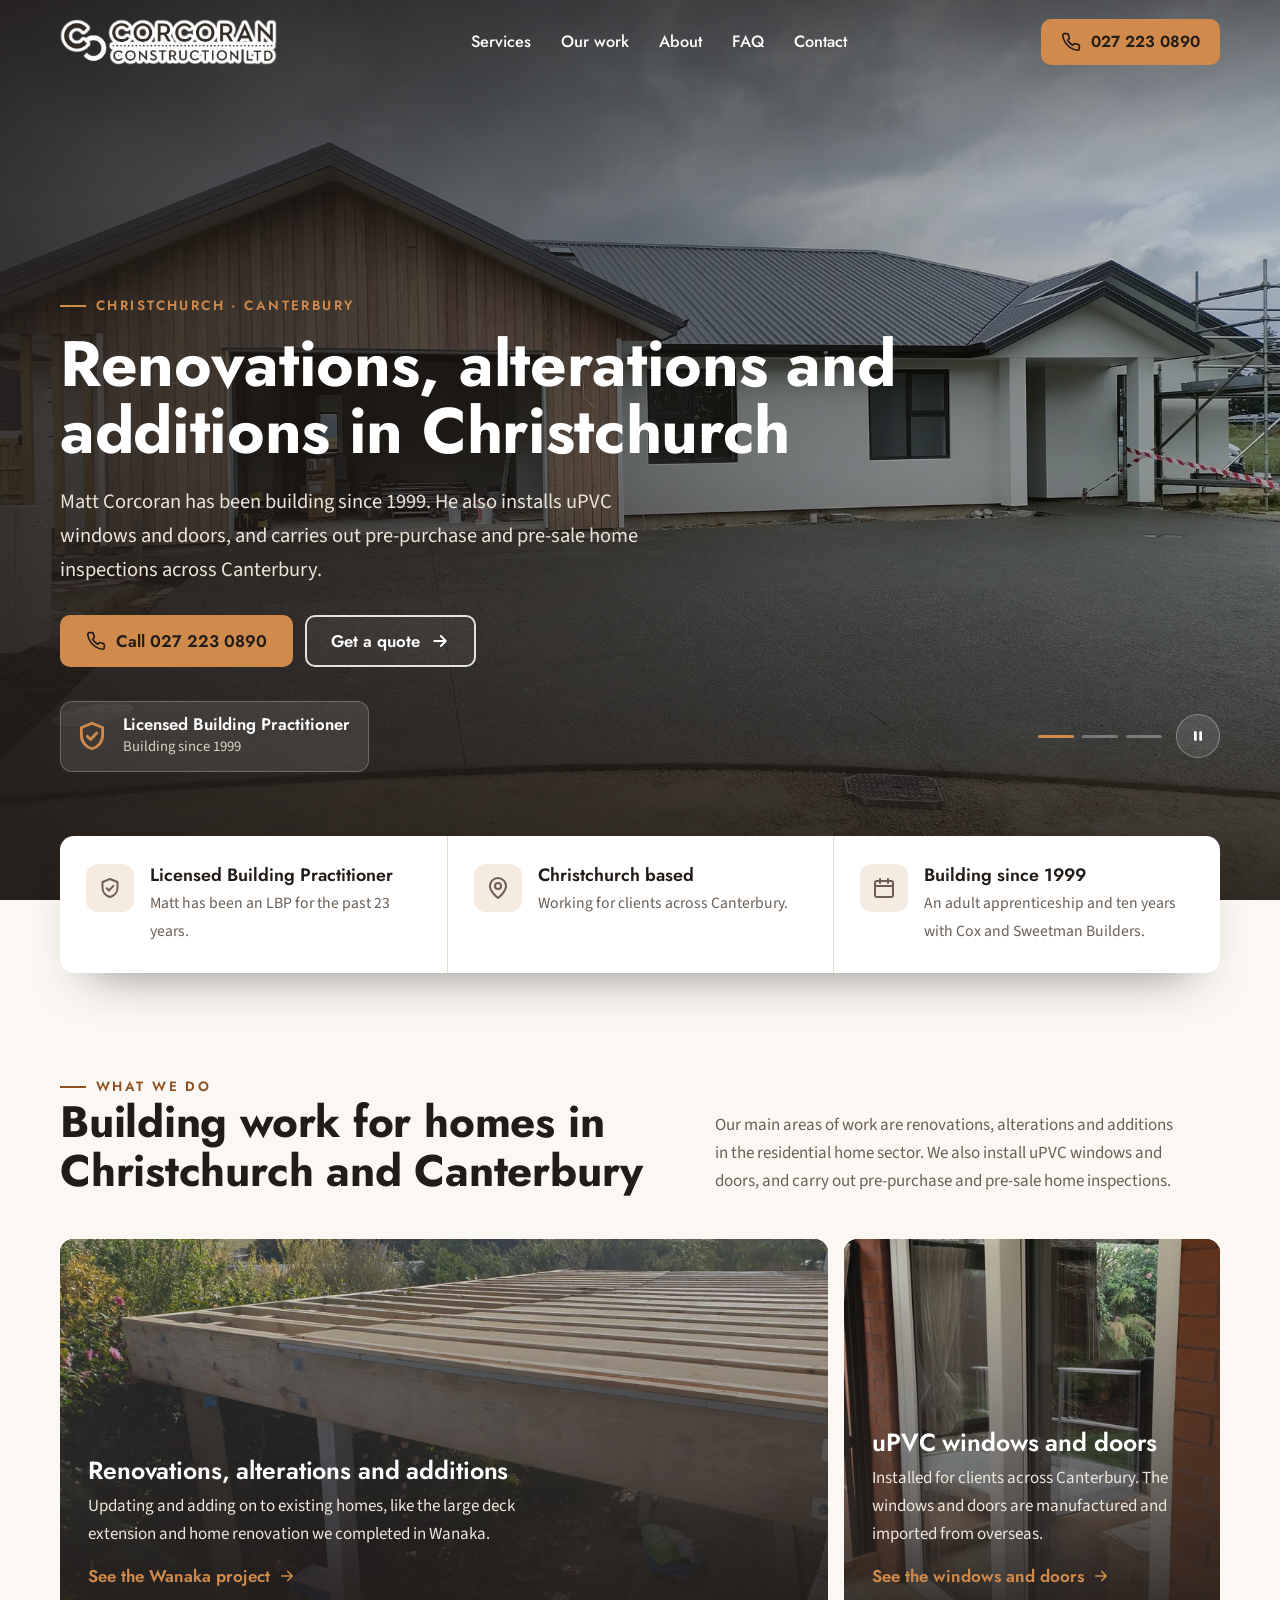
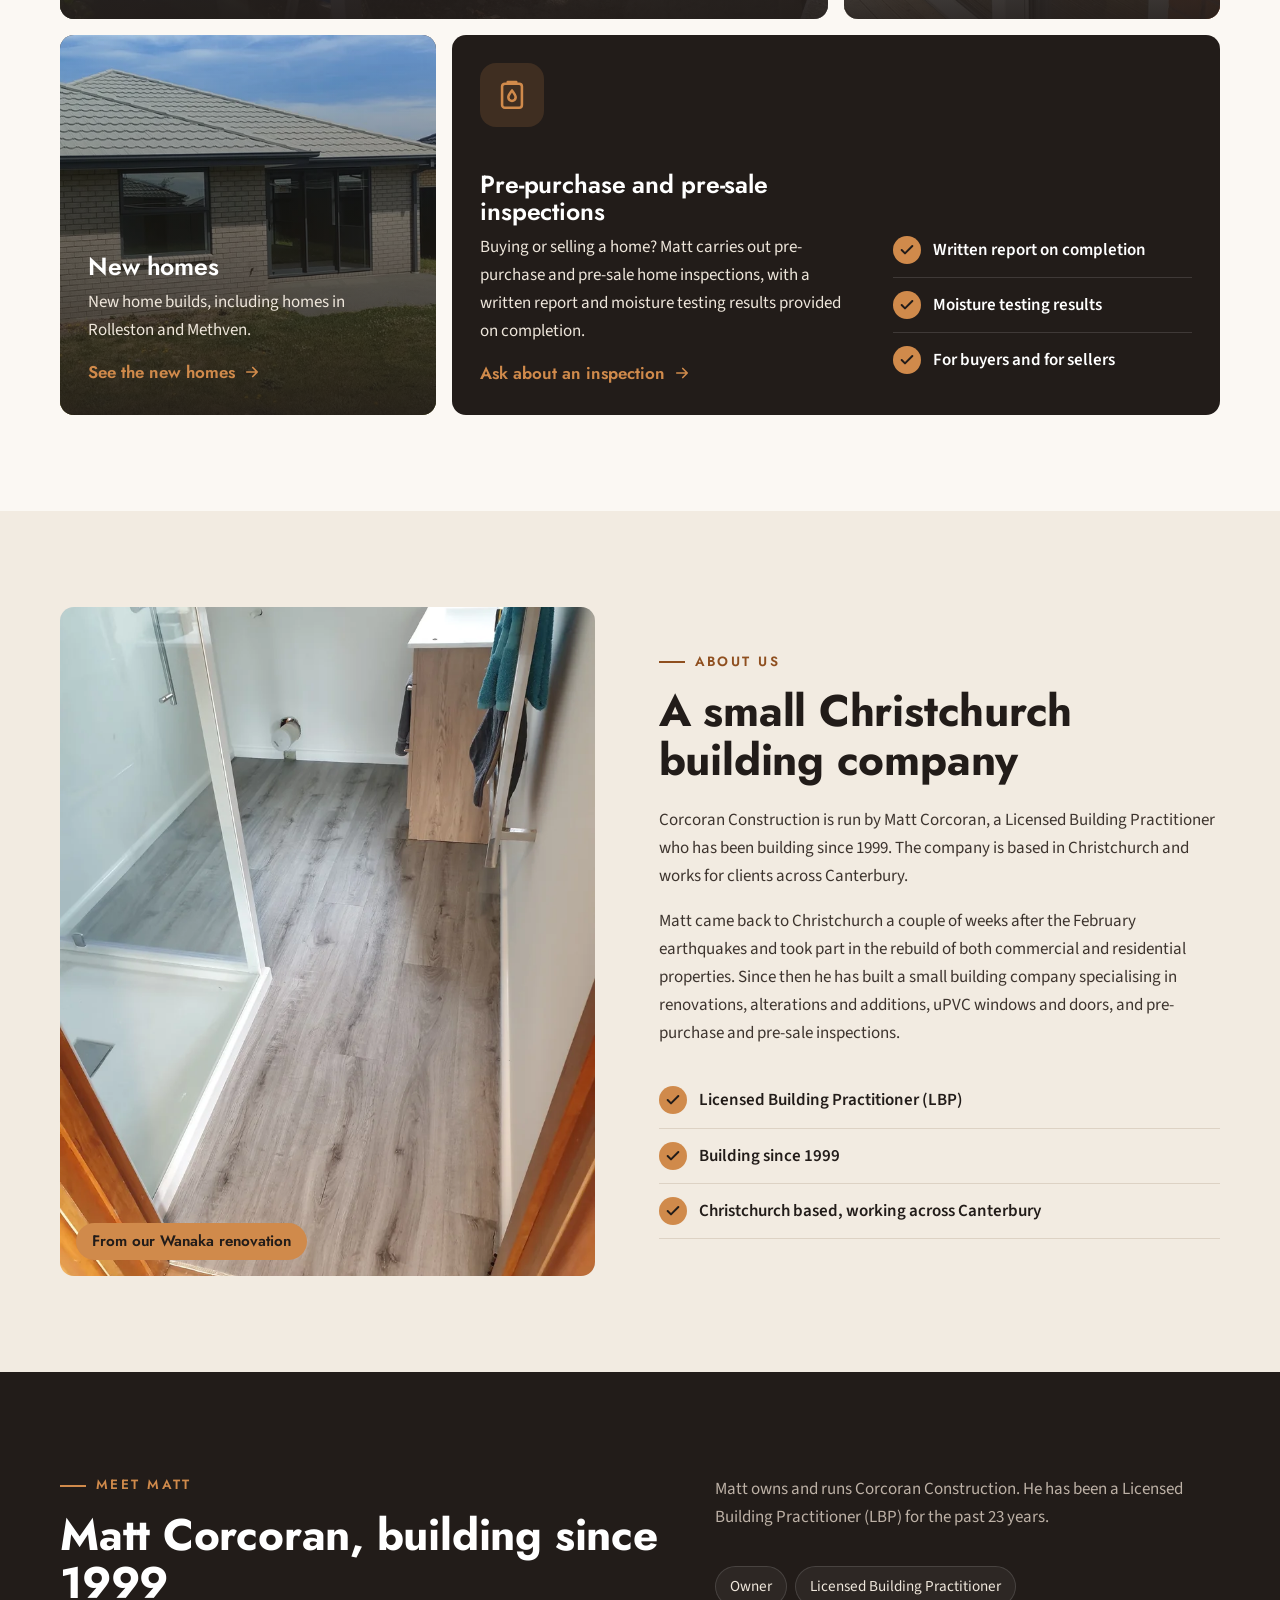
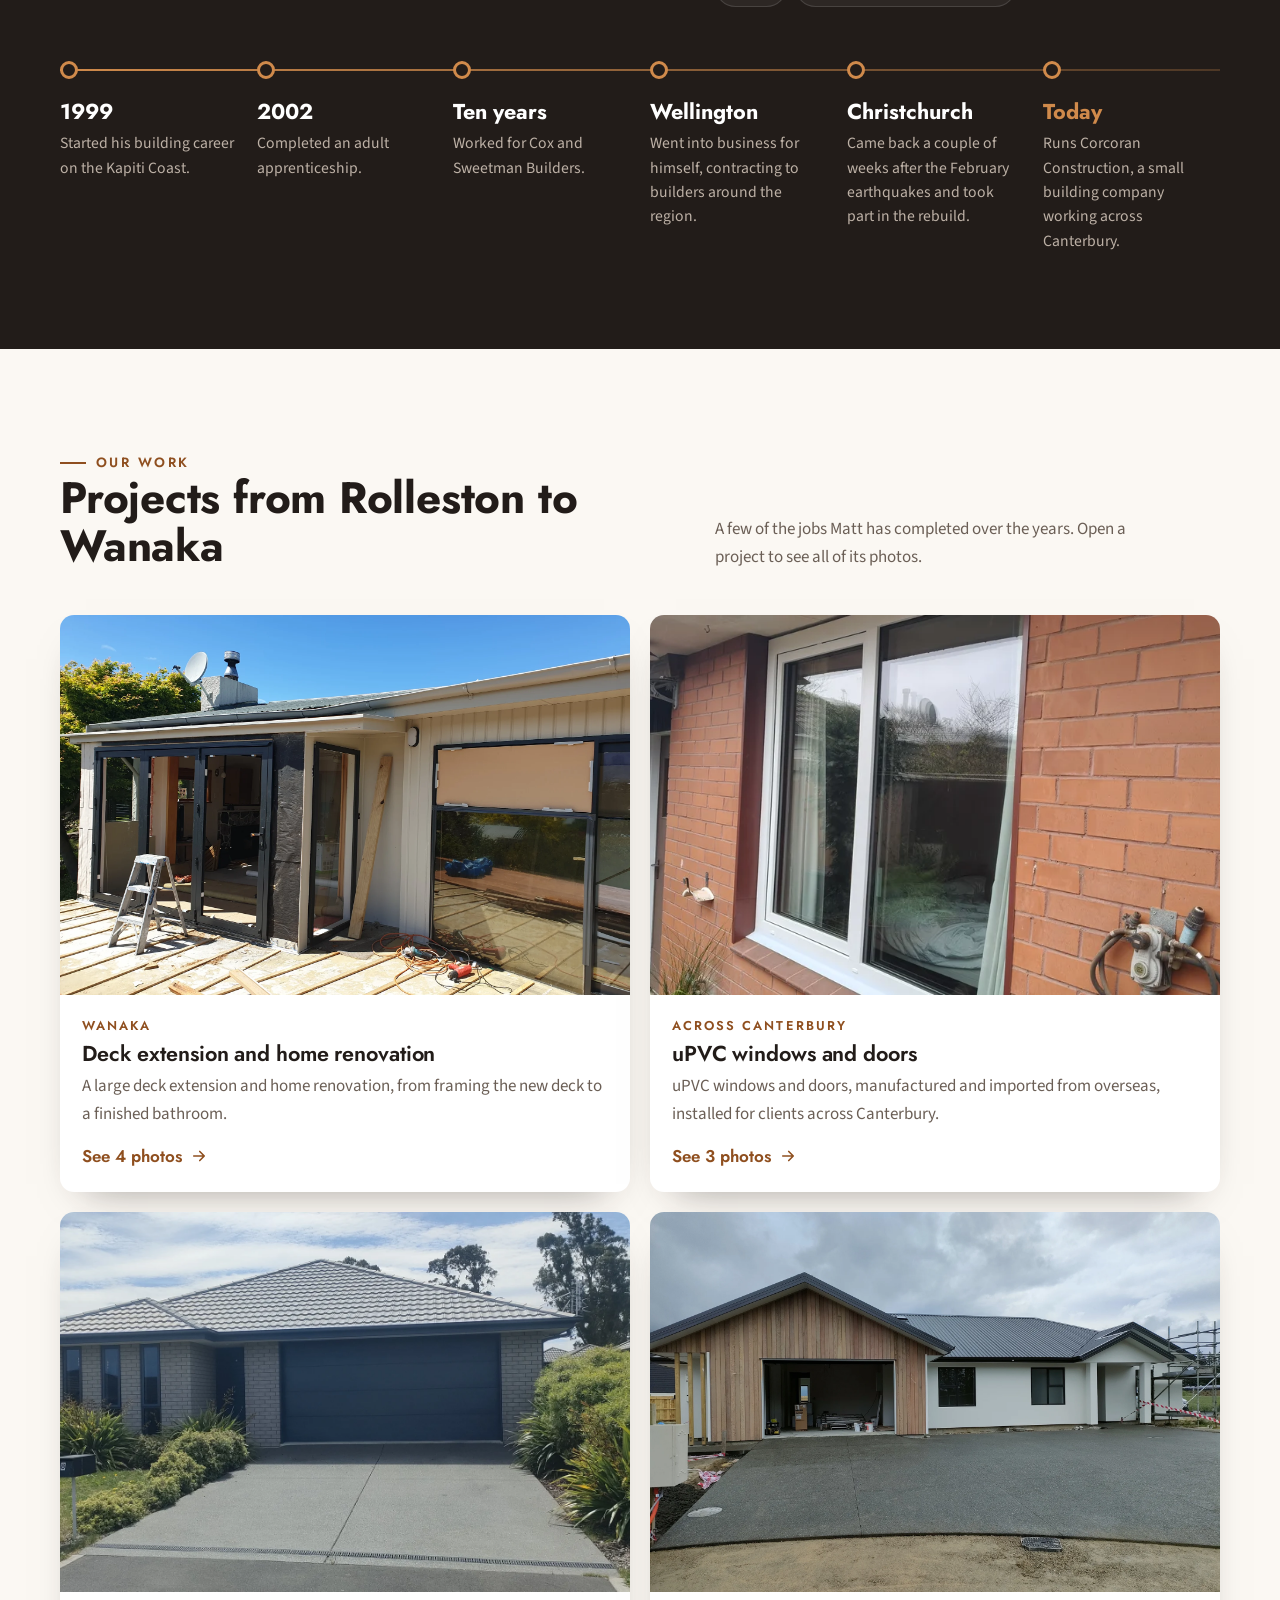
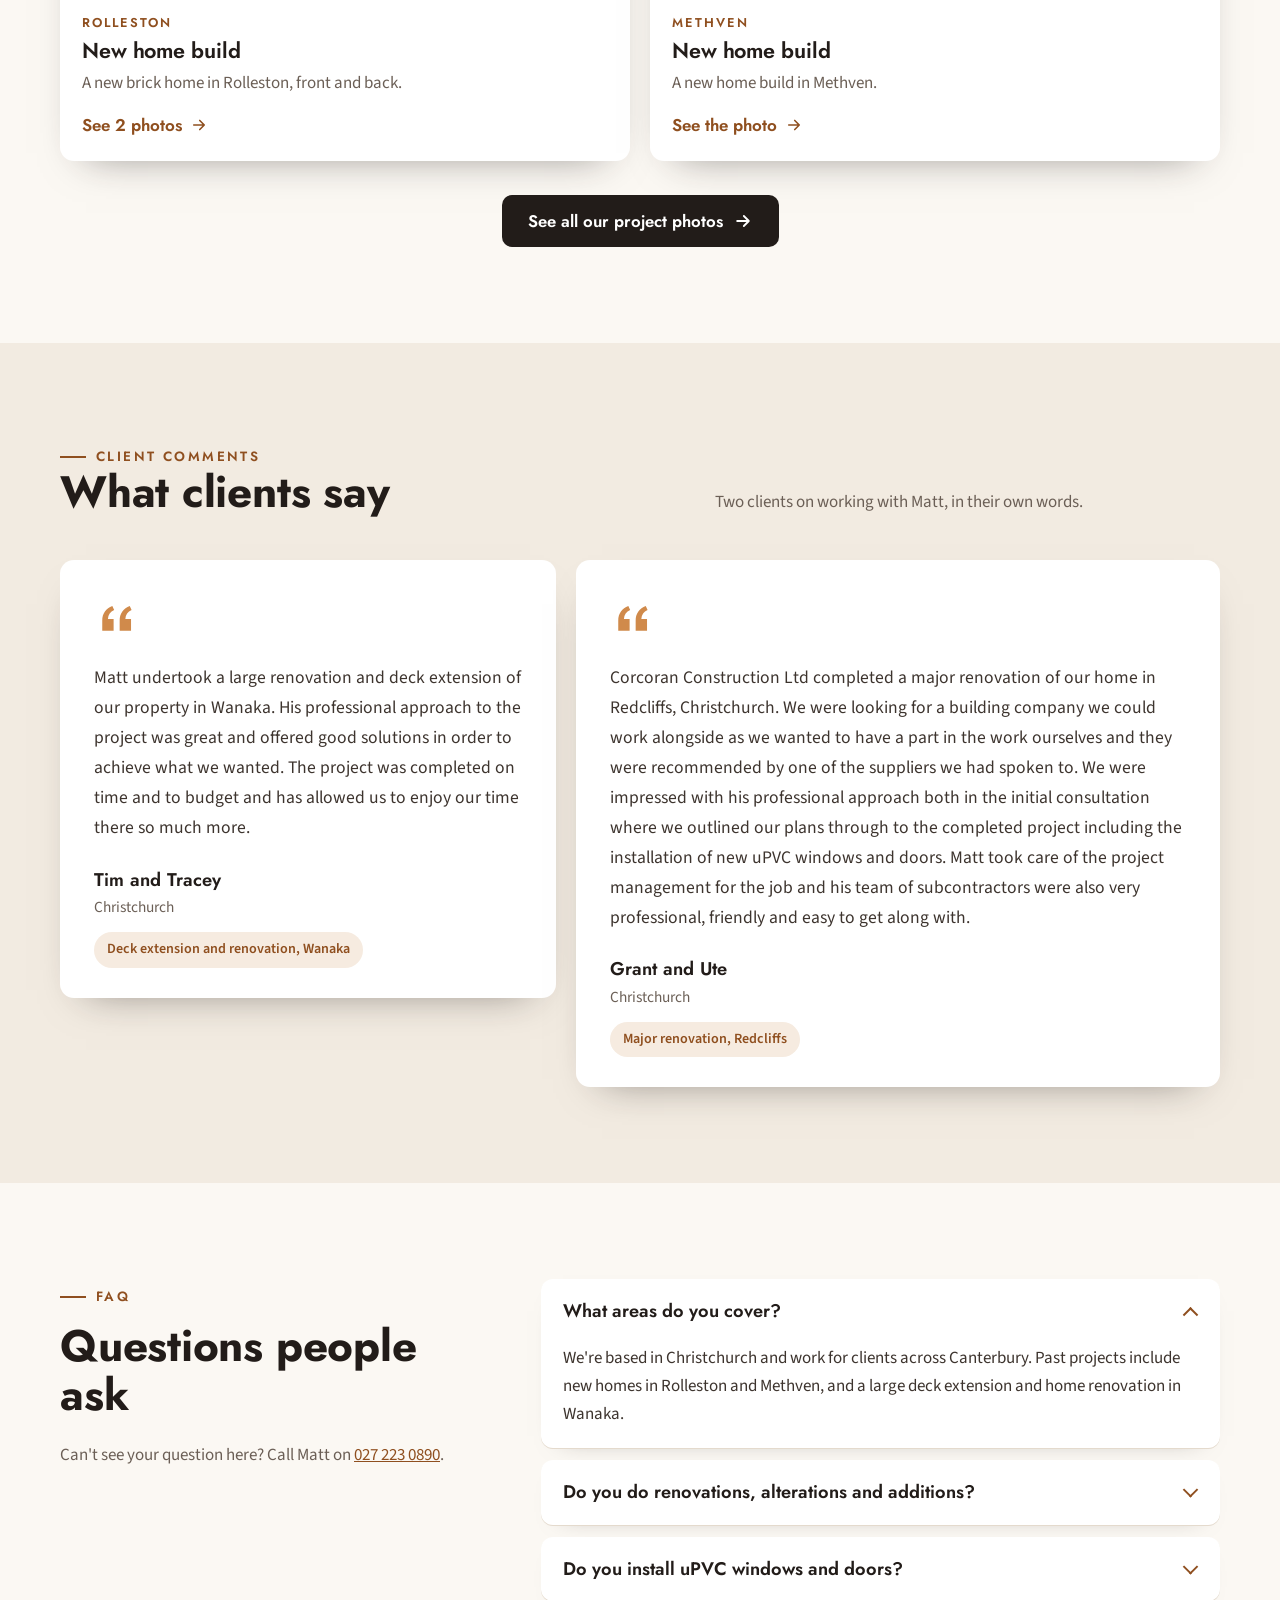
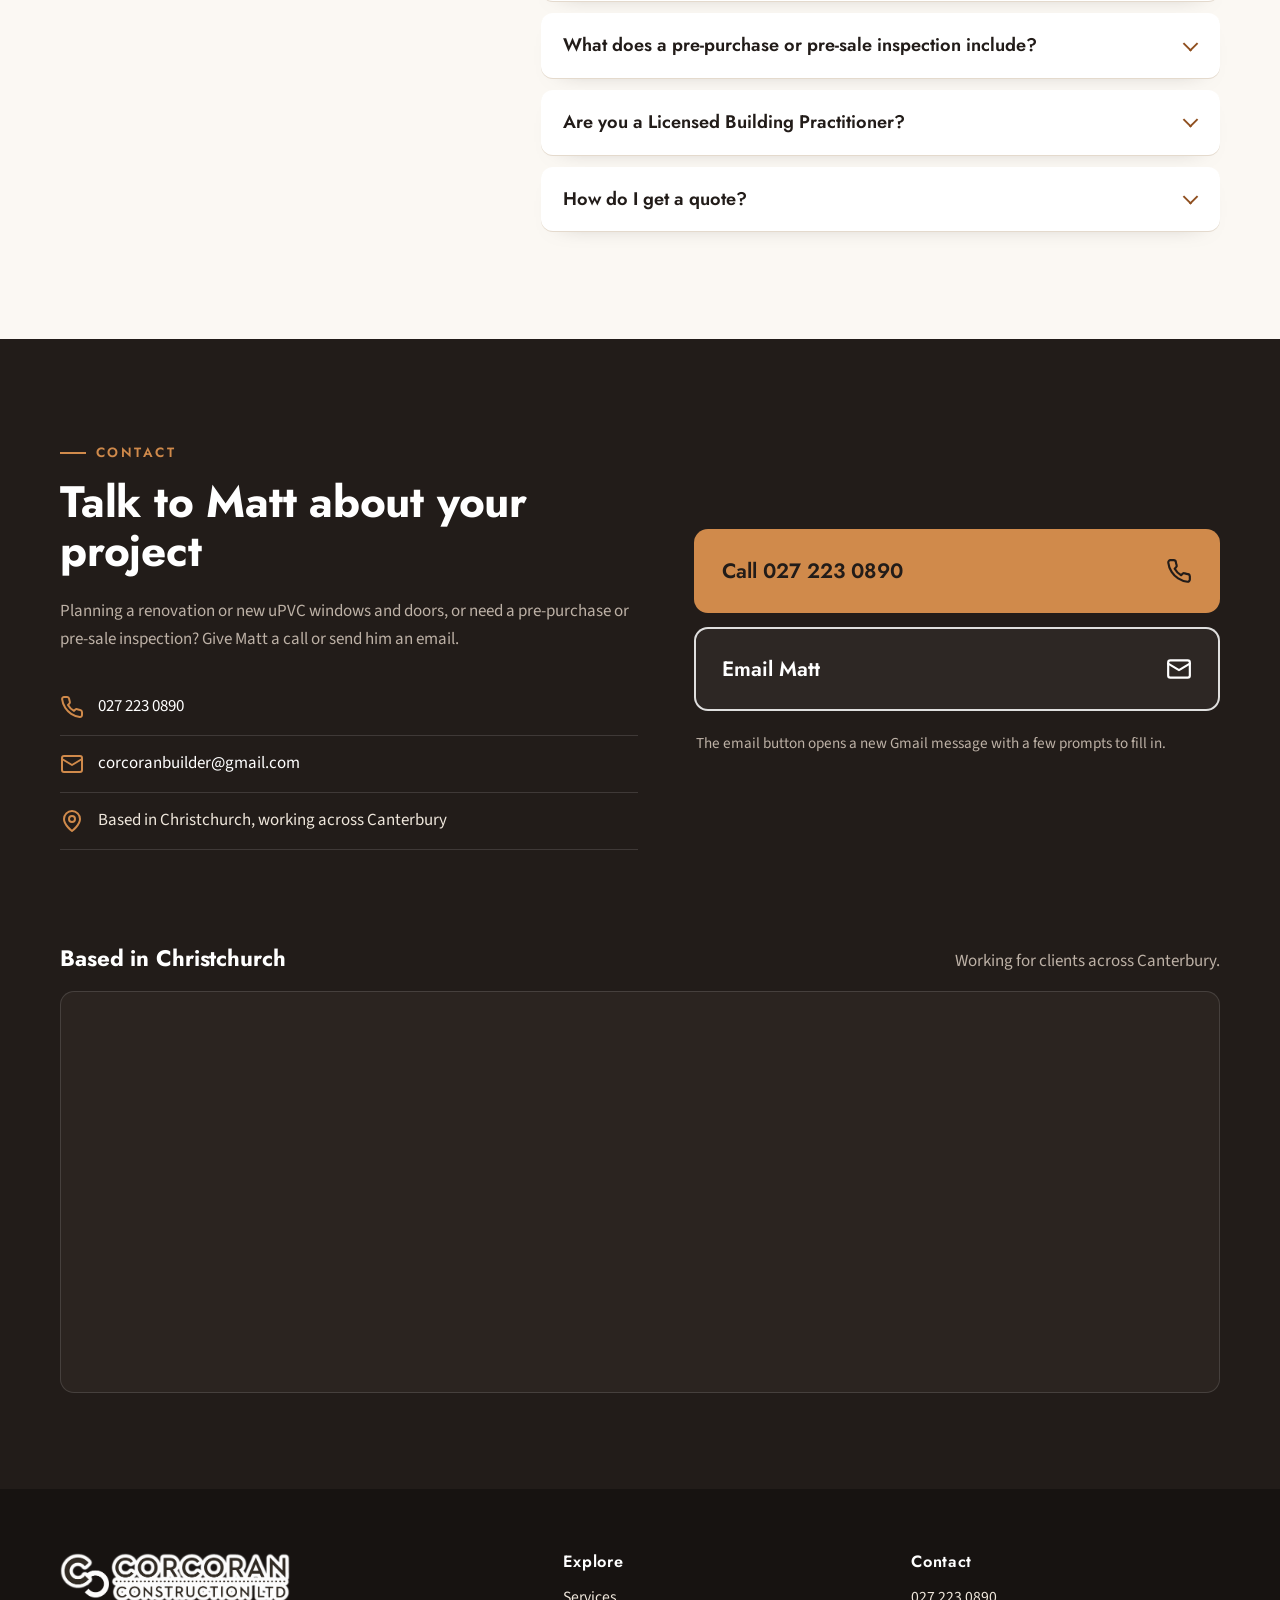
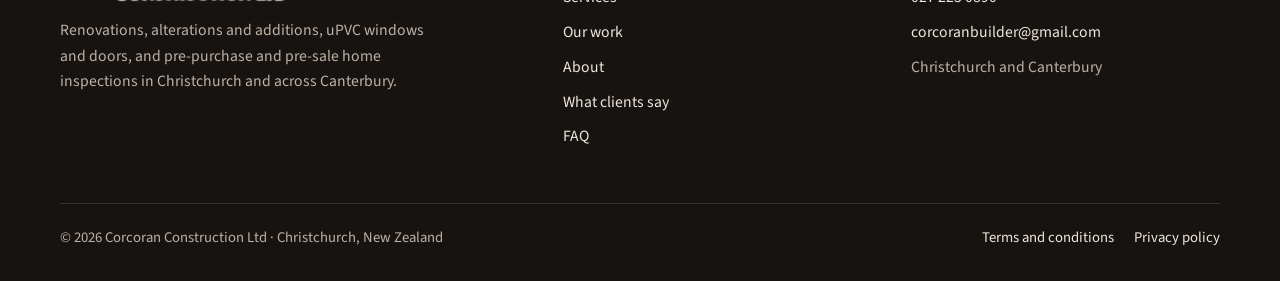
<file: index.html>
<!DOCTYPE html>
<html lang="en-NZ">
<head>
<meta charset="utf-8">
<meta name="viewport" content="width=device-width, initial-scale=1">
<meta name="robots" content="noindex">
<title>Corcoran Construction | Renovation Builder, Christchurch</title>
<meta name="description" content="Christchurch builder Matt Corcoran: renovations, alterations and additions, uPVC windows and doors, and pre-purchase and pre-sale home inspections across Canterbury.">
<link rel="canonical" href="https://corcoran-construction-demo.vercel.app/">
<meta name="theme-color" content="#221c19">
<meta property="og:type" content="website">
<meta property="og:site_name" content="Corcoran Construction">
<meta property="og:locale" content="en_NZ">
<meta property="og:url" content="https://corcoran-construction-demo.vercel.app/">
<meta property="og:title" content="Corcoran Construction | Renovation Builder, Christchurch">
<meta property="og:description" content="Renovations, alterations and additions, uPVC windows and doors, and pre-purchase and pre-sale home inspections in Christchurch and across Canterbury. Call Matt on 027 223 0890.">
<meta property="og:image" content="https://corcoran-construction-demo.vercel.app/img/og-corcoran.jpg">
<meta property="og:image:width" content="1200">
<meta property="og:image:height" content="630">
<meta property="og:image:alt" content="New home in Methven built by Corcoran Construction, with the company logo">
<meta name="twitter:card" content="summary_large_image">
<link rel="icon" type="image/png" href="img/favicon.png">
<link rel="apple-touch-icon" href="img/apple-touch-icon.png">
<link rel="preconnect" href="https://fonts.googleapis.com">
<link rel="preconnect" href="https://fonts.gstatic.com" crossorigin>
<link href="https://fonts.googleapis.com/css2?family=Jost:wght@500;600;700&family=Source+Sans+3:wght@400;600;700&display=swap" rel="stylesheet">
<link rel="stylesheet" href="styles.css">
<script>document.documentElement.classList.add('js');setTimeout(function(){if(!window.ccReady)document.documentElement.classList.remove('js')},2500);</script>
<script type="application/ld+json">
{
  "@context": "https://schema.org",
  "@type": "GeneralContractor",
  "@id": "https://corcoran-construction-demo.vercel.app/#business",
  "name": "Corcoran Construction Ltd",
  "description": "Christchurch building company run by Matt Corcoran, a Licensed Building Practitioner. Renovations, alterations and additions in the residential home sector, installation of uPVC windows and doors manufactured and imported from overseas, and pre-purchase and pre-sale home inspections with written reports and moisture testing results, for clients across Canterbury.",
  "url": "https://corcoran-construction-demo.vercel.app/",
  "logo": "https://corcoran-construction-demo.vercel.app/img/corcoran-logo.png",
  "image": "https://corcoran-construction-demo.vercel.app/img/methven-new-home-1920.webp",
  "telephone": "+64 27 223 0890",
  "email": "corcoranbuilder@gmail.com",
  "address": {
    "@type": "PostalAddress",
    "addressLocality": "Christchurch",
    "addressRegion": "Canterbury",
    "addressCountry": "NZ"
  },
  "areaServed": [
    {
      "@type": "City",
      "name": "Christchurch"
    },
    {
      "@type": "AdministrativeArea",
      "name": "Canterbury"
    }
  ],
  "founder": {
    "@type": "Person",
    "name": "Matt Corcoran",
    "jobTitle": "Licensed Building Practitioner"
  },
  "knowsAbout": [
    "Home renovations",
    "Alterations and additions",
    "uPVC windows and doors",
    "Pre-purchase home inspections",
    "Pre-sale home inspections",
    "New home builds"
  ],
  "hasOfferCatalog": {
    "@type": "OfferCatalog",
    "name": "Building services",
    "itemListElement": [
      {
        "@type": "Offer",
        "itemOffered": {
          "@type": "Service",
          "name": "Renovations, alterations and additions",
          "description": "Renovations, alterations and additions in the residential home sector."
        }
      },
      {
        "@type": "Offer",
        "itemOffered": {
          "@type": "Service",
          "name": "uPVC window and door installation",
          "description": "Installation of uPVC windows and doors, manufactured and imported from overseas, for clients across Canterbury."
        }
      },
      {
        "@type": "Offer",
        "itemOffered": {
          "@type": "Service",
          "name": "Pre-purchase home inspections",
          "description": "Pre-purchase home inspections, with a written report and moisture testing results provided on completion."
        }
      },
      {
        "@type": "Offer",
        "itemOffered": {
          "@type": "Service",
          "name": "Pre-sale home inspections",
          "description": "Pre-sale home inspections, with a written report and moisture testing results provided on completion."
        }
      },
      {
        "@type": "Offer",
        "itemOffered": {
          "@type": "Service",
          "name": "New home builds",
          "description": "New home builds, including homes in Rolleston and Methven."
        }
      }
    ]
  }
}
</script>
<script type="application/ld+json">
{
  "@context": "https://schema.org",
  "@type": "FAQPage",
  "mainEntity": [
    {
      "@type": "Question",
      "name": "What areas do you cover?",
      "acceptedAnswer": {
        "@type": "Answer",
        "text": "We're based in Christchurch and work for clients across Canterbury. Past projects include new homes in Rolleston and Methven, and a large deck extension and home renovation in Wanaka."
      }
    },
    {
      "@type": "Question",
      "name": "Do you do renovations, alterations and additions?",
      "acceptedAnswer": {
        "@type": "Answer",
        "text": "Yes. Renovations, alterations and additions in the residential home sector are our main areas of work. Our Wanaka project, for example, was a large deck extension and home renovation."
      }
    },
    {
      "@type": "Question",
      "name": "Do you install uPVC windows and doors?",
      "acceptedAnswer": {
        "@type": "Answer",
        "text": "Yes. We specialise in installing uPVC windows and doors, manufactured and imported from overseas, for clients across Canterbury."
      }
    },
    {
      "@type": "Question",
      "name": "What does a pre-purchase or pre-sale inspection include?",
      "acceptedAnswer": {
        "@type": "Answer",
        "text": "Matt carries out pre-purchase inspections for buyers and pre-sale inspections for sellers. On completion you get a written report, along with the moisture testing results."
      }
    },
    {
      "@type": "Question",
      "name": "Are you a Licensed Building Practitioner?",
      "acceptedAnswer": {
        "@type": "Answer",
        "text": "Yes. Matt Corcoran has been a Licensed Building Practitioner (LBP) for the past 23 years. He began his building career on the Kapiti Coast in 1999, completing an adult apprenticeship in 2002 and working for Cox and Sweetman Builders for ten years."
      }
    },
    {
      "@type": "Question",
      "name": "How do I get a quote?",
      "acceptedAnswer": {
        "@type": "Answer",
        "text": "Call Matt on 027 223 0890 or email corcoranbuilder@gmail.com. Let him know what you're planning and where the property is."
      }
    }
  ]
}
</script>
</head>
<body>
<a class="skip" href="#main">Skip to content</a>
<svg width="0" height="0" style="position:absolute" aria-hidden="true" focusable="false">
  <symbol id="i-phone" viewBox="0 0 24 24" fill="none" stroke="currentColor" stroke-width="2" stroke-linecap="round" stroke-linejoin="round"><path d="M22 16.9v3a2 2 0 0 1-2.2 2 19.8 19.8 0 0 1-8.6-3.1 19.5 19.5 0 0 1-6-6A19.8 19.8 0 0 1 2.1 4.2 2 2 0 0 1 4.1 2h3a2 2 0 0 1 2 1.7c.1 1 .4 1.9.7 2.8a2 2 0 0 1-.5 2.1L8 9.9a16 16 0 0 0 6 6l1.3-1.3a2 2 0 0 1 2.1-.4c.9.3 1.8.6 2.8.7a2 2 0 0 1 1.7 2z"/></symbol>
  <symbol id="i-mail" viewBox="0 0 24 24" fill="none" stroke="currentColor" stroke-width="2" stroke-linecap="round" stroke-linejoin="round"><rect x="2" y="4" width="20" height="16" rx="2"/><path d="m22 7-10 6L2 7"/></symbol>
  <symbol id="i-pin" viewBox="0 0 24 24" fill="none" stroke="currentColor" stroke-width="2" stroke-linecap="round" stroke-linejoin="round"><path d="M20 10c0 6-8 12-8 12s-8-6-8-12a8 8 0 0 1 16 0z"/><circle cx="12" cy="10" r="3"/></symbol>
  <symbol id="i-arrow" viewBox="0 0 24 24" fill="none" stroke="currentColor" stroke-width="2.2" stroke-linecap="round" stroke-linejoin="round"><path d="M5 12h14M13 6l6 6-6 6"/></symbol>
  <symbol id="i-check" viewBox="0 0 24 24" fill="none" stroke="currentColor" stroke-width="3" stroke-linecap="round" stroke-linejoin="round"><path d="M20 6 9 17l-5-5"/></symbol>
  <symbol id="i-shield" viewBox="0 0 24 24" fill="none" stroke="currentColor" stroke-width="2" stroke-linecap="round" stroke-linejoin="round"><path d="M12 3 4.5 6v5.5c0 4.6 3.2 8.4 7.5 9.5 4.3-1.1 7.5-4.9 7.5-9.5V6z"/><path d="m8.7 12.2 2.3 2.3 4.4-4.6"/></symbol>
  <symbol id="i-calendar" viewBox="0 0 24 24" fill="none" stroke="currentColor" stroke-width="2" stroke-linecap="round" stroke-linejoin="round"><rect x="3" y="5" width="18" height="16" rx="2"/><path d="M3 10h18M8 3v4M16 3v4"/></symbol>
  <symbol id="i-report" viewBox="0 0 24 24" fill="none" stroke="currentColor" stroke-width="1.8" stroke-linecap="round" stroke-linejoin="round"><rect x="5" y="4" width="14" height="17" rx="2"/><path d="M9 4V2.8h6V4"/><path d="M12 8.8c-1.7 2.2-2.6 3.5-2.6 4.8a2.6 2.6 0 0 0 5.2 0c0-1.3-.9-2.6-2.6-4.8z"/></symbol>
  <symbol id="i-quote" viewBox="0 0 24 24" fill="currentColor"><path d="M10 5.5C6.6 6.7 4.5 9.6 4.5 13.4V19h6.2v-6.4H7.6c.1-2.4 1.3-4 3.4-4.9zM19.5 5.5c-3.4 1.2-5.5 4.1-5.5 7.9V19h6.2v-6.4h-3.1c.1-2.4 1.3-4 3.4-4.9z"/></symbol>
  <symbol id="i-menu" viewBox="0 0 24 24" fill="none" stroke="currentColor" stroke-width="2.2" stroke-linecap="round"><path d="M3 6h18M3 12h18M3 18h18"/></symbol>
  <symbol id="i-close" viewBox="0 0 24 24" fill="none" stroke="currentColor" stroke-width="2.4" stroke-linecap="round"><path d="M6 6l12 12M18 6 6 18"/></symbol>
  <symbol id="i-pause" viewBox="0 0 24 24" fill="currentColor"><rect x="6" y="5" width="4" height="14" rx="1"/><rect x="14" y="5" width="4" height="14" rx="1"/></symbol>
  <symbol id="i-play" viewBox="0 0 24 24" fill="currentColor"><path d="M7 4.5v15l12.5-7.5z"/></symbol>
  <symbol id="i-left" viewBox="0 0 24 24" fill="none" stroke="currentColor" stroke-width="2.4" stroke-linecap="round" stroke-linejoin="round"><path d="m15 5-7 7 7 7"/></symbol>
  <symbol id="i-right" viewBox="0 0 24 24" fill="none" stroke="currentColor" stroke-width="2.4" stroke-linecap="round" stroke-linejoin="round"><path d="m9 5 7 7-7 7"/></symbol>
</svg>
<header class="nav" id="nav">
  <div class="wrap">
    <a href="#main" class="brand"><img src="img/corcoran-logo-nav.png" width="1200" height="254" alt="Corcoran Construction Ltd"></a>
    <ul class="nav-links" id="navLinks">
      <li><a href="#services">Services</a></li>
      <li><a href="#work">Our work</a></li>
      <li><a href="#about">About</a></li>
      <li><a href="#faq">FAQ</a></li>
      <li><a href="#contact">Contact</a></li>
      <li class="menu-call"><a class="btn btn-primary" href="tel:+64272230890"><svg class="icon" aria-hidden="true"><use href="#i-phone"/></svg>Call 027 223 0890</a></li>
    </ul>
    <div class="nav-right">
      <a class="btn btn-primary nav-call" href="tel:+64272230890" aria-label="Call 027 223 0890"><svg class="icon" aria-hidden="true"><use href="#i-phone"/></svg><span class="label">027 223 0890</span></a>
      <button class="burger" id="burger" type="button" aria-label="Open menu" aria-expanded="false" aria-controls="navLinks"><svg aria-hidden="true"><use href="#i-menu"/></svg></button>
    </div>
  </div>
</header>
<main id="main">

<!-- HERO: three of Matt's photos crossfading -->
<section class="hero" aria-label="Introduction">
  <div class="hero-slides" id="heroSlides">
    <picture class="hero-slide active" style="--pos:50% 30%">
      <source media="(max-aspect-ratio: 4/5)" srcset="img/methven-new-home-portrait.webp" width="1080" height="1440">
      <img src="img/methven-new-home-1920.webp" srcset="img/methven-new-home-1080.webp 1080w, img/methven-new-home-1920.webp 1920w" sizes="100vw" width="1920" height="1440" alt="New home in Methven built by Corcoran Construction, with a timber-clad garage gable and white walls" fetchpriority="high">
    </picture>
    <picture class="hero-slide" style="--pos:50% 40%">
      <source media="(max-aspect-ratio: 4/5)" srcset="img/wanaka-deck-doors-portrait.webp" width="1080" height="1440">
      <img src="img/wanaka-deck-doors-1920.webp" srcset="img/wanaka-deck-doors-1080.webp 1080w, img/wanaka-deck-doors-1920.webp 1920w" sizes="100vw" width="1920" height="1440" alt="Deck extension and renovation under way on a home in Wanaka" loading="lazy">
    </picture>
    <picture class="hero-slide" style="--pos:58% 50%">
      <source media="(max-aspect-ratio: 4/5)" srcset="img/rolleston-new-home-front-portrait.webp" width="648" height="864">
      <img src="img/rolleston-new-home-front-1920.webp" srcset="img/rolleston-new-home-front-1080.webp 1080w, img/rolleston-new-home-front-1920.webp 1920w" sizes="100vw" width="1920" height="864" alt="Front of a new brick home in Rolleston built by Corcoran Construction" loading="lazy">
    </picture>
  </div>
  <div class="wrap">
    <p class="eyebrow on-dark hero-fade">Christchurch · Canterbury</p>
    <h1 class="hero-fade d1">Renovations, alterations and additions in Christchurch</h1>
    <p class="hero-lead hero-fade d2">Matt Corcoran has been building since 1999. He also installs uPVC windows and doors, and carries out pre-purchase and pre-sale home inspections across Canterbury.</p>
    <div class="hero-ctas hero-fade d3">
      <a class="btn btn-primary" href="tel:+64272230890"><svg class="icon" aria-hidden="true"><use href="#i-phone"/></svg>Call 027 223 0890</a>
      <a class="btn btn-ghost" href="#contact">Get a quote <svg class="icon" aria-hidden="true"><use href="#i-arrow"/></svg></a>
    </div>
    <div class="hero-foot hero-fade d4">
      <div class="cred"><svg class="icon" aria-hidden="true"><use href="#i-shield"/></svg><div><strong>Licensed Building Practitioner</strong><small>Building since 1999</small></div></div>
      <div class="slide-ctrl" id="slideCtrl">
        <div class="slide-dots" aria-hidden="true"><span class="on"></span><span></span><span></span></div>
        <button class="slide-pause" id="slidePause" type="button" aria-label="Pause slideshow" aria-pressed="false"><svg aria-hidden="true"><use href="#i-pause"/></svg></button>
      </div>
    </div>
  </div>
</section>

<!-- TRUST -->
<section class="trust band-paper" aria-label="Why Corcoran Construction">
  <div class="wrap">
    <div class="trust-card">
      <div class="trust-item"><span class="trust-icon"><svg class="icon" aria-hidden="true"><use href="#i-shield"/></svg></span><div><strong>Licensed Building Practitioner</strong><span>Matt has been an LBP for the past 23 years.</span></div></div>
      <div class="trust-item"><span class="trust-icon"><svg class="icon" aria-hidden="true"><use href="#i-pin"/></svg></span><div><strong>Christchurch based</strong><span>Working for clients across Canterbury.</span></div></div>
      <div class="trust-item"><span class="trust-icon"><svg class="icon" aria-hidden="true"><use href="#i-calendar"/></svg></span><div><strong>Building since 1999</strong><span>An adult apprenticeship and ten years with Cox and Sweetman Builders.</span></div></div>
    </div>
  </div>
</section>

<!-- SERVICES -->
<section id="services" class="band-paper">
  <div class="wrap">
    <div class="section-head">
      <div><p class="eyebrow reveal">What we do</p><h2 class="reveal">Building work for homes in Christchurch and Canterbury</h2></div>
      <p class="muted reveal">Our main areas of work are renovations, alterations and additions in the residential home sector. We also install uPVC windows and doors, and carry out pre-purchase and pre-sale home inspections.</p>
    </div>
    <div class="tiles">
      <a class="tile wide reveal" href="projects.html#wanaka" style="--pos:50% 38%">
        <img src="img/wanaka-deck-framing-1080.webp" srcset="img/wanaka-deck-framing-1080.webp 1080w, img/wanaka-deck-framing-1920.webp 1920w" sizes="(max-width: 600px) 100vw, 66vw" width="1920" height="1440" alt="Timber framing for a large deck extension in Wanaka" loading="lazy">
        <div class="tile-body"><h3>Renovations, alterations and additions</h3><p>Updating and adding on to existing homes, like the large deck extension and home renovation we completed in Wanaka.</p><span class="more">See the Wanaka project <svg class="icon" aria-hidden="true"><use href="#i-arrow"/></svg></span></div>
      </a>
      <a class="tile reveal" href="projects.html#upvc" style="--pos:50% 55%">
        <img src="img/upvc-doors-deck-1920.webp" srcset="img/upvc-doors-deck-1080.webp 491w, img/upvc-doors-deck-1920.webp 874w" sizes="(max-width: 600px) 100vw, (max-width: 900px) 50vw, 33vw" width="874" height="1920" alt="White uPVC double doors installed opening onto a timber deck" loading="lazy">
        <div class="tile-body"><h3>uPVC windows and doors</h3><p>Installed for clients across Canterbury. The windows and doors are manufactured and imported from overseas.</p><span class="more">See the windows and doors <svg class="icon" aria-hidden="true"><use href="#i-arrow"/></svg></span></div>
      </a>
      <a class="tile reveal" href="projects.html#rolleston" style="--pos:68% 50%">
        <img src="img/rolleston-new-home-rear-1920.webp" srcset="img/rolleston-new-home-rear-1080.webp 1080w, img/rolleston-new-home-rear-1920.webp 1920w" sizes="(max-width: 600px) 210vw, (max-width: 900px) 105vw, 60vw" width="1920" height="864" alt="Back of a new brick home in Rolleston with large dark-framed windows and sliding doors" loading="lazy">
        <div class="tile-body"><h3>New homes</h3><p>New home builds, including homes in Rolleston and Methven.</p><span class="more">See the new homes <svg class="icon" aria-hidden="true"><use href="#i-arrow"/></svg></span></div>
      </a>
      <a class="tile wide text reveal" href="#contact">
        <div class="tile-body insp">
          <div class="insp-main">
            <span class="tile-badge"><svg class="icon" aria-hidden="true"><use href="#i-report"/></svg></span>
            <h3>Pre-purchase and pre-sale inspections</h3><p>Buying or selling a home? Matt carries out pre-purchase and pre-sale home inspections, with a written report and moisture testing results provided on completion.</p><span class="more">Ask about an inspection <svg class="icon" aria-hidden="true"><use href="#i-arrow"/></svg></span>
          </div>
          <ul class="insp-list">
            <li><span class="tick"><svg aria-hidden="true"><use href="#i-check"/></svg></span>Written report on completion</li>
            <li><span class="tick"><svg aria-hidden="true"><use href="#i-check"/></svg></span>Moisture testing results</li>
            <li><span class="tick"><svg aria-hidden="true"><use href="#i-check"/></svg></span>For buyers and for sellers</li>
          </ul>
        </div>
      </a>
    </div>
  </div>
</section>

<!-- ABOUT -->
<section id="about" class="band-bone">
  <div class="wrap about-grid">
    <figure class="about-img reveal">
      <img src="img/wanaka-bathroom-finished-1080.webp" srcset="img/wanaka-bathroom-finished-1080.webp 810w, img/wanaka-bathroom-finished-1920.webp 1440w" sizes="(max-width: 860px) 100vw, 46vw" width="1440" height="1920" alt="Finished bathroom from the Wanaka renovation, with a glass shower, timber-look vanity and grey plank flooring" loading="lazy">
      <figcaption class="about-tag">From our Wanaka renovation</figcaption>
    </figure>
    <div>
      <p class="eyebrow reveal">About us</p>
      <h2 class="reveal">A small Christchurch building company</h2>
      <p class="reveal">Corcoran Construction is run by Matt Corcoran, a Licensed Building Practitioner who has been building since 1999. The company is based in Christchurch and works for clients across Canterbury.</p>
      <p class="reveal">Matt came back to Christchurch a couple of weeks after the February earthquakes and took part in the rebuild of both commercial and residential properties. Since then he has built a small building company specialising in renovations, alterations and additions, uPVC windows and doors, and pre-purchase and pre-sale inspections.</p>
      <ul class="checklist reveal">
        <li><span class="tick"><svg aria-hidden="true"><use href="#i-check"/></svg></span>Licensed Building Practitioner (LBP)</li>
        <li><span class="tick"><svg aria-hidden="true"><use href="#i-check"/></svg></span>Building since 1999</li>
        <li><span class="tick"><svg aria-hidden="true"><use href="#i-check"/></svg></span>Christchurch based, working across Canterbury</li>
      </ul>
    </div>
  </div>
</section>

<!-- MEET MATT -->
<section id="matt" class="band-dark">
  <div class="wrap">
    <div class="matt-head">
      <div>
        <p class="eyebrow reveal">Meet Matt</p>
        <h2 class="reveal">Matt Corcoran, building since 1999</h2>
      </div>
      <div class="reveal">
        <p class="muted">Matt owns and runs Corcoran Construction. He has been a Licensed Building Practitioner (LBP) for the past 23 years.</p>
        <div class="role"><span>Owner</span><span>Licensed Building Practitioner</span></div>
      </div>
    </div>
    <ol class="timeline">
      <li class="reveal"><span class="when">1999</span><p>Started his building career on the Kapiti Coast.</p></li>
      <li class="reveal"><span class="when">2002</span><p>Completed an adult apprenticeship.</p></li>
      <li class="reveal"><span class="when">Ten years</span><p>Worked for Cox and Sweetman Builders.</p></li>
      <li class="reveal"><span class="when">Wellington</span><p>Went into business for himself, contracting to builders around the region.</p></li>
      <li class="reveal"><span class="when">Christchurch</span><p>Came back a couple of weeks after the February earthquakes and took part in the rebuild.</p></li>
      <li class="reveal"><span class="when">Today</span><p>Runs Corcoran Construction, a small building company working across Canterbury.</p></li>
    </ol>
  </div>
</section>

<!-- OUR WORK -->
<section id="work" class="band-paper">
  <div class="wrap">
    <div class="section-head">
      <div><p class="eyebrow reveal">Our work</p><h2 class="reveal">Projects from Rolleston to Wanaka</h2></div>
      <p class="muted reveal">A few of the jobs Matt has completed over the years. Open a project to see all of its photos.</p>
    </div>
    <div class="projects">
      <a class="project reveal" href="projects.html#wanaka">
        <div class="project-img"><img src="img/wanaka-deck-doors-1080.webp" srcset="img/wanaka-deck-doors-1080.webp 1080w, img/wanaka-deck-doors-1920.webp 1920w" sizes="(max-width: 760px) 100vw, 50vw" width="1920" height="1440" alt="Wanaka home during the deck extension and renovation, with decking going down outside dark-framed doors" loading="lazy" style="--pos:50% 45%"></div>
        <div class="project-body"><span class="place">Wanaka</span><h3>Deck extension and home renovation</h3><p>A large deck extension and home renovation, from framing the new deck to a finished bathroom.</p><span class="more">See 4 photos <svg class="icon" aria-hidden="true"><use href="#i-arrow"/></svg></span></div>
      </a>
      <a class="project reveal" href="projects.html#upvc">
        <div class="project-img"><img src="img/upvc-window-brick-1080.webp" srcset="img/upvc-window-brick-1080.webp 1080w, img/upvc-window-brick-1920.webp 1920w" sizes="(max-width: 760px) 150vw, 75vw" width="1920" height="874" alt="White uPVC window installed in a red brick wall" loading="lazy" style="--pos:42% 50%"></div>
        <div class="project-body"><span class="place">Across Canterbury</span><h3>uPVC windows and doors</h3><p>uPVC windows and doors, manufactured and imported from overseas, installed for clients across Canterbury.</p><span class="more">See 3 photos <svg class="icon" aria-hidden="true"><use href="#i-arrow"/></svg></span></div>
      </a>
      <a class="project reveal" href="projects.html#rolleston">
        <div class="project-img"><img src="img/rolleston-new-home-front-1080.webp" srcset="img/rolleston-new-home-front-1080.webp 1080w, img/rolleston-new-home-front-1920.webp 1920w" sizes="(max-width: 760px) 150vw, 75vw" width="1920" height="864" alt="Front of a new brick home in Rolleston with a charcoal garage door and tiled roof" loading="lazy" style="--pos:56% 50%"></div>
        <div class="project-body"><span class="place">Rolleston</span><h3>New home build</h3><p>A new brick home in Rolleston, front and back.</p><span class="more">See 2 photos <svg class="icon" aria-hidden="true"><use href="#i-arrow"/></svg></span></div>
      </a>
      <a class="project reveal" href="projects.html#methven">
        <div class="project-img"><img src="img/methven-new-home-1080.webp" srcset="img/methven-new-home-1080.webp 1080w, img/methven-new-home-1920.webp 1920w" sizes="(max-width: 760px) 100vw, 50vw" width="1920" height="1440" alt="New home in Methven with a timber-clad garage gable, white walls and a dark roof" loading="lazy" style="--pos:50% 40%"></div>
        <div class="project-body"><span class="place">Methven</span><h3>New home build</h3><p>A new home build in Methven.</p><span class="more">See the photo <svg class="icon" aria-hidden="true"><use href="#i-arrow"/></svg></span></div>
      </a>
    </div>
    <div class="after-cards reveal"><a class="btn btn-dark" href="projects.html">See all our project photos <svg class="icon" aria-hidden="true"><use href="#i-arrow"/></svg></a></div>
  </div>
</section>

<!-- WHAT CLIENTS SAY: Matt's two client comments, word for word -->
<section id="reviews" class="band-bone">
  <div class="wrap">
    <div class="section-head">
      <div><p class="eyebrow reveal">Client comments</p><h2 class="reveal">What clients say</h2></div>
      <p class="muted reveal">Two clients on working with Matt, in their own words.</p>
    </div>
    <div class="quotes">
      <figure class="quote reveal">
        <svg class="quote-mark" aria-hidden="true"><use href="#i-quote"/></svg>
        <blockquote><p>Matt undertook a large renovation and deck extension of our property in Wanaka. His professional approach to the project was great and offered good solutions in order to achieve what we wanted. The project was completed on time and to budget and has allowed us to enjoy our time there so much more.</p></blockquote>
        <figcaption><strong>Tim and Tracey</strong><span>Christchurch</span><span class="job">Deck extension and renovation, Wanaka</span></figcaption>
      </figure>
      <figure class="quote reveal">
        <svg class="quote-mark" aria-hidden="true"><use href="#i-quote"/></svg>
        <blockquote><p>Corcoran Construction Ltd completed a major renovation of our home in Redcliffs, Christchurch. We were looking for a building company we could work alongside as we wanted to have a part in the work ourselves and they were recommended by one of the suppliers we had spoken to. We were impressed with his professional approach both in the initial consultation where we outlined our plans through to the completed project including the installation of new uPVC windows and doors. Matt took care of the project management for the job and his team of subcontractors were also very professional, friendly and easy to get along with.</p></blockquote>
        <figcaption><strong>Grant and Ute</strong><span>Christchurch</span><span class="job">Major renovation, Redcliffs</span></figcaption>
      </figure>
    </div>
  </div>
</section>

<!-- FAQ -->
<section id="faq" class="band-paper">
  <div class="wrap faq-grid">
    <div class="faq-intro">
      <p class="eyebrow reveal">FAQ</p>
      <h2 class="reveal">Questions people ask</h2>
      <p class="muted reveal">Can't see your question here? Call Matt on <a href="tel:+64272230890">027 223 0890</a>.</p>
    </div>
    <div class="faq-list reveal">
      <details open><summary>What areas do you cover?</summary><div class="answer"><p>We're based in Christchurch and work for clients across Canterbury. Past projects include new homes in Rolleston and Methven, and a large deck extension and home renovation in Wanaka.</p></div></details>
      <details><summary>Do you do renovations, alterations and additions?</summary><div class="answer"><p>Yes. Renovations, alterations and additions in the residential home sector are our main areas of work. Our Wanaka project, for example, was a large deck extension and home renovation.</p></div></details>
      <details><summary>Do you install uPVC windows and doors?</summary><div class="answer"><p>Yes. We specialise in installing uPVC windows and doors, manufactured and imported from overseas, for clients across Canterbury.</p></div></details>
      <details><summary>What does a pre-purchase or pre-sale inspection include?</summary><div class="answer"><p>Matt carries out pre-purchase inspections for buyers and pre-sale inspections for sellers. On completion you get a written report, along with the moisture testing results.</p></div></details>
      <details><summary>Are you a Licensed Building Practitioner?</summary><div class="answer"><p>Yes. Matt Corcoran has been a Licensed Building Practitioner (LBP) for the past 23 years. He began his building career on the Kapiti Coast in 1999, completing an adult apprenticeship in 2002 and working for Cox and Sweetman Builders for ten years.</p></div></details>
      <details><summary>How do I get a quote?</summary><div class="answer"><p>Call Matt on <a href="tel:+64272230890">027 223 0890</a> or email <a href="https://mail.google.com/mail/?view=cm&amp;fs=1&amp;to=corcoranbuilder%40gmail.com&amp;su=Building%20enquiry" target="_blank" rel="noopener" data-gmail data-user="corcoranbuilder" data-domain="gmail.com" data-su="Building%20enquiry">corcoranbuilder&#64;gmail.com</a>. Let him know what you're planning and where the property is.</p></div></details>
    </div>
  </div>
</section>

<!-- CONTACT: call and email buttons, no form -->
<section id="contact" class="band-dark">
  <div class="wrap contact-grid">
    <div>
      <p class="eyebrow reveal">Contact</p>
      <h2 class="reveal">Talk to Matt about your project</h2>
      <p class="muted reveal">Planning a renovation or new uPVC windows and doors, or need a pre-purchase or pre-sale inspection? Give Matt a call or send him an email.</p>
      <ul class="contact-rows reveal">
        <li><svg class="icon" aria-hidden="true"><use href="#i-phone"/></svg><a href="tel:+64272230890">027 223 0890</a></li>
        <li><svg class="icon" aria-hidden="true"><use href="#i-mail"/></svg><a href="https://mail.google.com/mail/?view=cm&amp;fs=1&amp;to=corcoranbuilder%40gmail.com&amp;su=Building%20enquiry" target="_blank" rel="noopener" data-gmail data-user="corcoranbuilder" data-domain="gmail.com" data-su="Building%20enquiry">corcoranbuilder&#64;gmail.com</a></li>
        <li><svg class="icon" aria-hidden="true"><use href="#i-pin"/></svg><span>Based in Christchurch, working across Canterbury</span></li>
      </ul>
    </div>
    <div class="contact-actions">
      <a class="btn btn-primary reveal" href="tel:+64272230890">Call 027 223 0890 <svg class="icon" aria-hidden="true"><use href="#i-phone"/></svg></a>
      <a class="btn btn-ghost reveal" href="https://mail.google.com/mail/?view=cm&amp;fs=1&amp;to=corcoranbuilder%40gmail.com&amp;su=Building%20enquiry&amp;body=Hi%20Matt%2C%0A%0AI%27m%20after%20a%20quote%20for%3A%0A%0AProperty%20address%20or%20suburb%3A%0A%0ABest%20phone%20number%3A%0A%0AThanks" target="_blank" rel="noopener" data-gmail data-user="corcoranbuilder" data-domain="gmail.com" data-su="Building%20enquiry" data-body="Hi%20Matt%2C%0A%0AI%27m%20after%20a%20quote%20for%3A%0A%0AProperty%20address%20or%20suburb%3A%0A%0ABest%20phone%20number%3A%0A%0AThanks">Email Matt <svg class="icon" aria-hidden="true"><use href="#i-mail"/></svg></a>
      <p class="contact-note reveal">The email button opens a new Gmail message with a few prompts to fill in.</p>
    </div>
  </div>
</section>

<!-- MAP -->
<section class="band-dark map-band" aria-labelledby="mapTitle">
  <div class="wrap">
    <div class="map-head"><h2 id="mapTitle">Based in Christchurch</h2><p class="muted">Working for clients across Canterbury.</p></div>
    <div class="map-frame"><iframe title="Map of Christchurch and Canterbury, where Corcoran Construction works" src="https://www.google.com/maps?q=Christchurch,+New+Zealand&amp;z=9&amp;output=embed" width="1200" height="400" loading="lazy" referrerpolicy="no-referrer-when-downgrade"></iframe></div>
  </div>
</section>

</main>

<footer class="footer">
  <div class="wrap">
    <div class="footer-grid">
      <div>
        <img class="footer-logo" src="img/corcoran-logo-nav.png" width="1200" height="254" alt="Corcoran Construction Ltd" loading="lazy">
        <p>Renovations, alterations and additions, uPVC windows and doors, and pre-purchase and pre-sale home inspections in Christchurch and across Canterbury.</p>
      </div>
      <div>
        <h2>Explore</h2>
        <ul>
          <li><a href="#services">Services</a></li>
          <li><a href="projects.html">Our work</a></li>
          <li><a href="#about">About</a></li>
          <li><a href="#reviews">What clients say</a></li>
          <li><a href="#faq">FAQ</a></li>
        </ul>
      </div>
      <div>
        <h2>Contact</h2>
        <ul>
          <li><a href="tel:+64272230890">027 223 0890</a></li>
          <li><a href="https://mail.google.com/mail/?view=cm&amp;fs=1&amp;to=corcoranbuilder%40gmail.com&amp;su=Building%20enquiry" target="_blank" rel="noopener" data-gmail data-user="corcoranbuilder" data-domain="gmail.com" data-su="Building%20enquiry">corcoranbuilder&#64;gmail.com</a></li>
          <li>Christchurch and Canterbury</li>
        </ul>
      </div>
    </div>
    <div class="footer-bot">
      <span>&copy; <span data-year>2026</span> Corcoran Construction Ltd · Christchurch, New Zealand</span>
      <nav aria-label="Legal"><a href="terms.html">Terms and conditions</a><a href="privacy.html">Privacy policy</a></nav>
    </div>
  </div>
</footer>
<script src="main.js"></script>
</body>
</html>
</file>
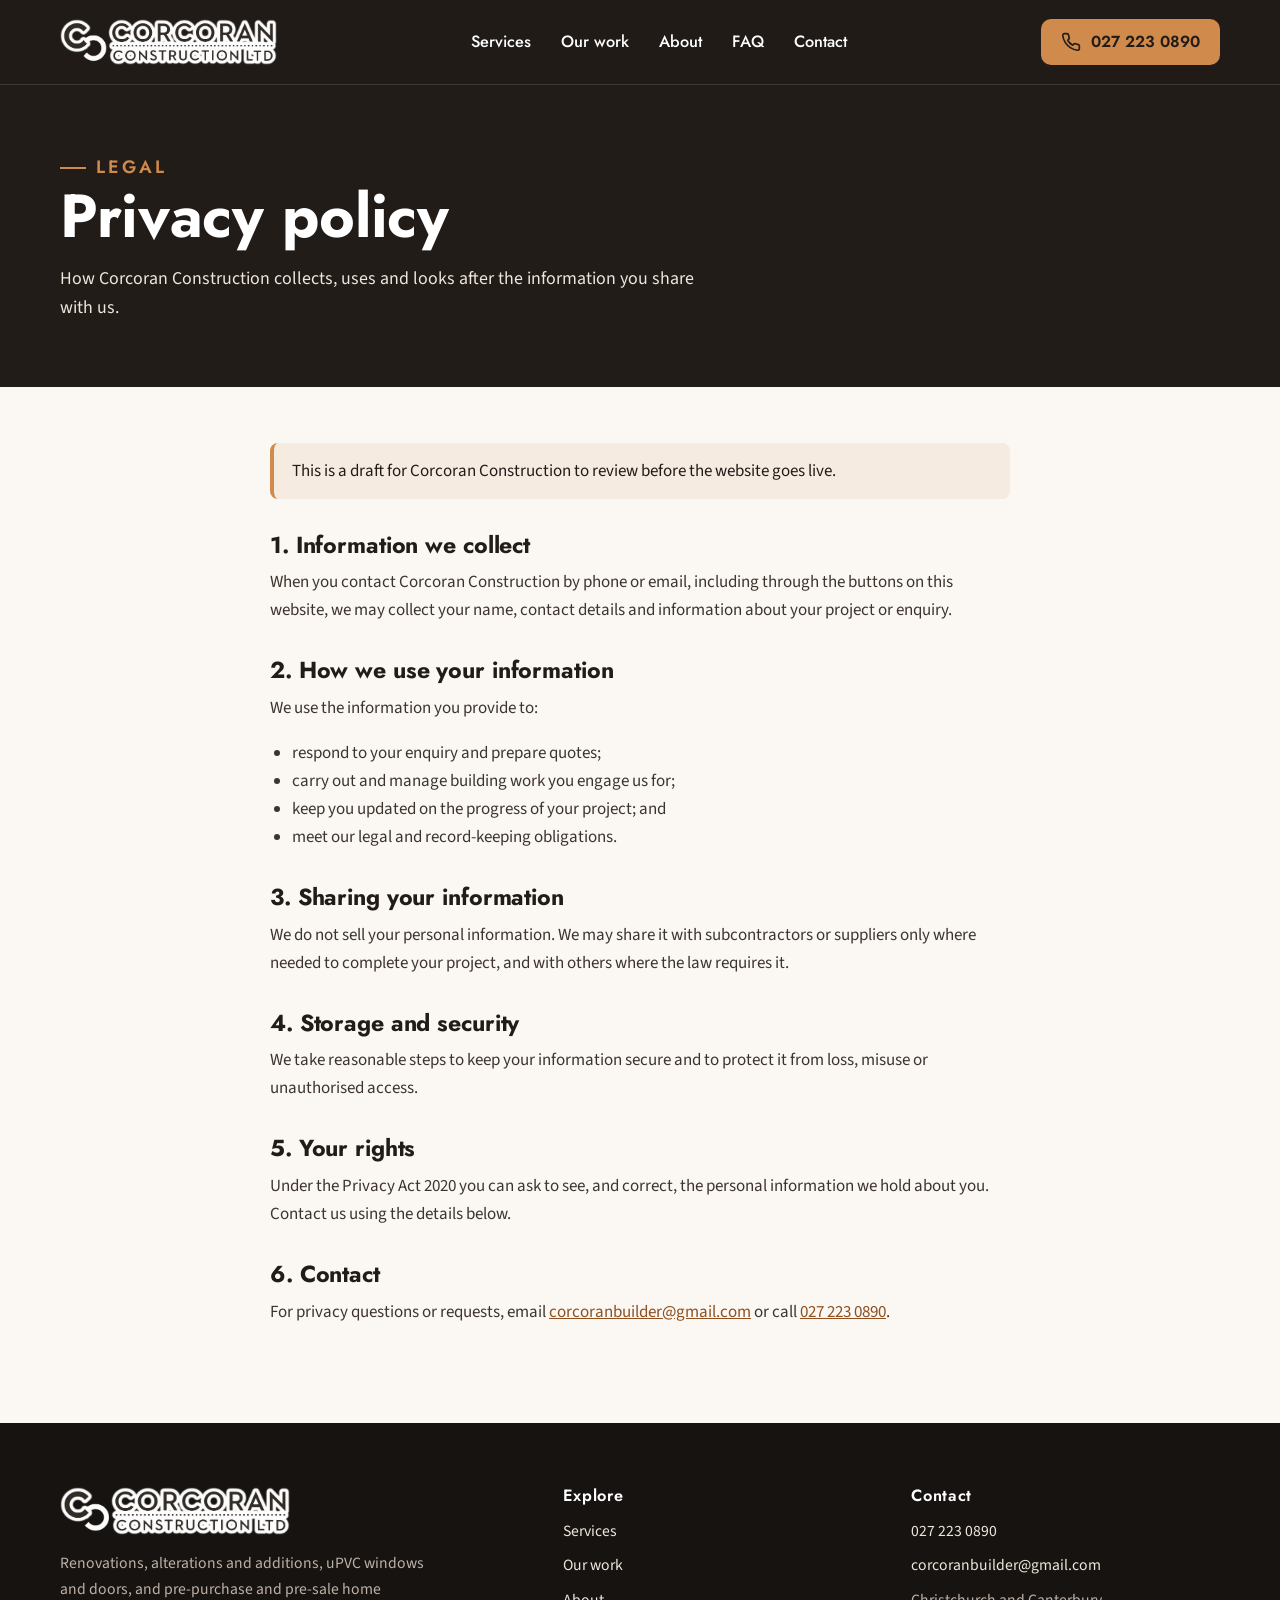
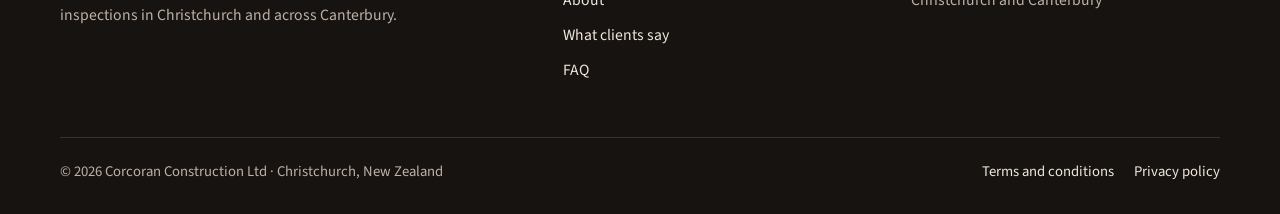
<file: privacy.html>
<!DOCTYPE html>
<html lang="en-NZ">
<head>
<meta charset="utf-8">
<meta name="viewport" content="width=device-width, initial-scale=1">
<meta name="robots" content="noindex">
<title>Privacy Policy | Corcoran Construction</title>
<meta name="description" content="How Corcoran Construction, a Christchurch building company, collects, uses and looks after your personal information.">
<link rel="canonical" href="https://corcoran-construction-demo.vercel.app/privacy.html">
<meta name="theme-color" content="#221c19">
<meta property="og:type" content="website">
<meta property="og:site_name" content="Corcoran Construction">
<meta property="og:locale" content="en_NZ">
<meta property="og:url" content="https://corcoran-construction-demo.vercel.app/privacy.html">
<meta property="og:title" content="Privacy Policy | Corcoran Construction">
<meta property="og:description" content="How Corcoran Construction, a Christchurch building company, collects, uses and looks after your personal information.">
<meta property="og:image" content="https://corcoran-construction-demo.vercel.app/img/og-corcoran.jpg">
<meta property="og:image:width" content="1200">
<meta property="og:image:height" content="630">
<meta property="og:image:alt" content="New home in Methven built by Corcoran Construction, with the company logo">
<meta name="twitter:card" content="summary_large_image">
<link rel="icon" type="image/png" href="img/favicon.png">
<link rel="apple-touch-icon" href="img/apple-touch-icon.png">
<link rel="preconnect" href="https://fonts.googleapis.com">
<link rel="preconnect" href="https://fonts.gstatic.com" crossorigin>
<link href="https://fonts.googleapis.com/css2?family=Jost:wght@500;600;700&family=Source+Sans+3:wght@400;600;700&display=swap" rel="stylesheet">
<link rel="stylesheet" href="styles.css">
<script>document.documentElement.classList.add('js');setTimeout(function(){if(!window.ccReady)document.documentElement.classList.remove('js')},2500);</script>
</head>
<body>
<a class="skip" href="#main">Skip to content</a>
<svg width="0" height="0" style="position:absolute" aria-hidden="true" focusable="false">
  <symbol id="i-phone" viewBox="0 0 24 24" fill="none" stroke="currentColor" stroke-width="2" stroke-linecap="round" stroke-linejoin="round"><path d="M22 16.9v3a2 2 0 0 1-2.2 2 19.8 19.8 0 0 1-8.6-3.1 19.5 19.5 0 0 1-6-6A19.8 19.8 0 0 1 2.1 4.2 2 2 0 0 1 4.1 2h3a2 2 0 0 1 2 1.7c.1 1 .4 1.9.7 2.8a2 2 0 0 1-.5 2.1L8 9.9a16 16 0 0 0 6 6l1.3-1.3a2 2 0 0 1 2.1-.4c.9.3 1.8.6 2.8.7a2 2 0 0 1 1.7 2z"/></symbol>
  <symbol id="i-mail" viewBox="0 0 24 24" fill="none" stroke="currentColor" stroke-width="2" stroke-linecap="round" stroke-linejoin="round"><rect x="2" y="4" width="20" height="16" rx="2"/><path d="m22 7-10 6L2 7"/></symbol>
  <symbol id="i-pin" viewBox="0 0 24 24" fill="none" stroke="currentColor" stroke-width="2" stroke-linecap="round" stroke-linejoin="round"><path d="M20 10c0 6-8 12-8 12s-8-6-8-12a8 8 0 0 1 16 0z"/><circle cx="12" cy="10" r="3"/></symbol>
  <symbol id="i-arrow" viewBox="0 0 24 24" fill="none" stroke="currentColor" stroke-width="2.2" stroke-linecap="round" stroke-linejoin="round"><path d="M5 12h14M13 6l6 6-6 6"/></symbol>
  <symbol id="i-check" viewBox="0 0 24 24" fill="none" stroke="currentColor" stroke-width="3" stroke-linecap="round" stroke-linejoin="round"><path d="M20 6 9 17l-5-5"/></symbol>
  <symbol id="i-shield" viewBox="0 0 24 24" fill="none" stroke="currentColor" stroke-width="2" stroke-linecap="round" stroke-linejoin="round"><path d="M12 3 4.5 6v5.5c0 4.6 3.2 8.4 7.5 9.5 4.3-1.1 7.5-4.9 7.5-9.5V6z"/><path d="m8.7 12.2 2.3 2.3 4.4-4.6"/></symbol>
  <symbol id="i-calendar" viewBox="0 0 24 24" fill="none" stroke="currentColor" stroke-width="2" stroke-linecap="round" stroke-linejoin="round"><rect x="3" y="5" width="18" height="16" rx="2"/><path d="M3 10h18M8 3v4M16 3v4"/></symbol>
  <symbol id="i-report" viewBox="0 0 24 24" fill="none" stroke="currentColor" stroke-width="1.8" stroke-linecap="round" stroke-linejoin="round"><rect x="5" y="4" width="14" height="17" rx="2"/><path d="M9 4V2.8h6V4"/><path d="M12 8.8c-1.7 2.2-2.6 3.5-2.6 4.8a2.6 2.6 0 0 0 5.2 0c0-1.3-.9-2.6-2.6-4.8z"/></symbol>
  <symbol id="i-quote" viewBox="0 0 24 24" fill="currentColor"><path d="M10 5.5C6.6 6.7 4.5 9.6 4.5 13.4V19h6.2v-6.4H7.6c.1-2.4 1.3-4 3.4-4.9zM19.5 5.5c-3.4 1.2-5.5 4.1-5.5 7.9V19h6.2v-6.4h-3.1c.1-2.4 1.3-4 3.4-4.9z"/></symbol>
  <symbol id="i-menu" viewBox="0 0 24 24" fill="none" stroke="currentColor" stroke-width="2.2" stroke-linecap="round"><path d="M3 6h18M3 12h18M3 18h18"/></symbol>
  <symbol id="i-close" viewBox="0 0 24 24" fill="none" stroke="currentColor" stroke-width="2.4" stroke-linecap="round"><path d="M6 6l12 12M18 6 6 18"/></symbol>
  <symbol id="i-pause" viewBox="0 0 24 24" fill="currentColor"><rect x="6" y="5" width="4" height="14" rx="1"/><rect x="14" y="5" width="4" height="14" rx="1"/></symbol>
  <symbol id="i-play" viewBox="0 0 24 24" fill="currentColor"><path d="M7 4.5v15l12.5-7.5z"/></symbol>
  <symbol id="i-left" viewBox="0 0 24 24" fill="none" stroke="currentColor" stroke-width="2.4" stroke-linecap="round" stroke-linejoin="round"><path d="m15 5-7 7 7 7"/></symbol>
  <symbol id="i-right" viewBox="0 0 24 24" fill="none" stroke="currentColor" stroke-width="2.4" stroke-linecap="round" stroke-linejoin="round"><path d="m9 5 7 7-7 7"/></symbol>
</svg>
<header class="nav solid" id="nav">
  <div class="wrap">
    <a href="index.html" class="brand"><img src="img/corcoran-logo-nav.png" width="1200" height="254" alt="Corcoran Construction Ltd"></a>
    <ul class="nav-links" id="navLinks">
      <li><a href="index.html#services">Services</a></li>
      <li><a href="projects.html">Our work</a></li>
      <li><a href="index.html#about">About</a></li>
      <li><a href="index.html#faq">FAQ</a></li>
      <li><a href="index.html#contact">Contact</a></li>
      <li class="menu-call"><a class="btn btn-primary" href="tel:+64272230890"><svg class="icon" aria-hidden="true"><use href="#i-phone"/></svg>Call 027 223 0890</a></li>
    </ul>
    <div class="nav-right">
      <a class="btn btn-primary nav-call" href="tel:+64272230890" aria-label="Call 027 223 0890"><svg class="icon" aria-hidden="true"><use href="#i-phone"/></svg><span class="label">027 223 0890</span></a>
      <button class="burger" id="burger" type="button" aria-label="Open menu" aria-expanded="false" aria-controls="navLinks"><svg aria-hidden="true"><use href="#i-menu"/></svg></button>
    </div>
  </div>
</header>
<main id="main">

<section class="page-head">
  <div class="wrap">
    <p class="eyebrow on-dark">Legal</p>
    <h1>Privacy policy</h1>
    <p>How Corcoran Construction collects, uses and looks after the information you share with us.</p>
  </div>
</section>

<div class="wrap doc">
  <p class="draft">This is a draft for Corcoran Construction to review before the website goes live.</p>

  <h2>1. Information we collect</h2>
  <p>When you contact Corcoran Construction by phone or email, including through the buttons on this website, we may collect your name, contact details and information about your project or enquiry.</p>

  <h2>2. How we use your information</h2>
  <p>We use the information you provide to:</p>
  <ul>
    <li>respond to your enquiry and prepare quotes;</li>
    <li>carry out and manage building work you engage us for;</li>
    <li>keep you updated on the progress of your project; and</li>
    <li>meet our legal and record-keeping obligations.</li>
  </ul>

  <h2>3. Sharing your information</h2>
  <p>We do not sell your personal information. We may share it with subcontractors or suppliers only where needed to complete your project, and with others where the law requires it.</p>

  <h2>4. Storage and security</h2>
  <p>We take reasonable steps to keep your information secure and to protect it from loss, misuse or unauthorised access.</p>

  <h2>5. Your rights</h2>
  <p>Under the Privacy Act 2020 you can ask to see, and correct, the personal information we hold about you. Contact us using the details below.</p>

  <h2>6. Contact</h2>
  <p>For privacy questions or requests, email <a href="https://mail.google.com/mail/?view=cm&amp;fs=1&amp;to=corcoranbuilder%40gmail.com&amp;su=Building%20enquiry" target="_blank" rel="noopener" data-gmail data-user="corcoranbuilder" data-domain="gmail.com" data-su="Building%20enquiry">corcoranbuilder&#64;gmail.com</a> or call <a href="tel:+64272230890">027 223 0890</a>.</p>
</div>

</main>

<footer class="footer">
  <div class="wrap">
    <div class="footer-grid">
      <div>
        <img class="footer-logo" src="img/corcoran-logo-nav.png" width="1200" height="254" alt="Corcoran Construction Ltd" loading="lazy">
        <p>Renovations, alterations and additions, uPVC windows and doors, and pre-purchase and pre-sale home inspections in Christchurch and across Canterbury.</p>
      </div>
      <div>
        <h2>Explore</h2>
        <ul>
          <li><a href="index.html#services">Services</a></li>
          <li><a href="projects.html">Our work</a></li>
          <li><a href="index.html#about">About</a></li>
          <li><a href="index.html#reviews">What clients say</a></li>
          <li><a href="index.html#faq">FAQ</a></li>
        </ul>
      </div>
      <div>
        <h2>Contact</h2>
        <ul>
          <li><a href="tel:+64272230890">027 223 0890</a></li>
          <li><a href="https://mail.google.com/mail/?view=cm&amp;fs=1&amp;to=corcoranbuilder%40gmail.com&amp;su=Building%20enquiry" target="_blank" rel="noopener" data-gmail data-user="corcoranbuilder" data-domain="gmail.com" data-su="Building%20enquiry">corcoranbuilder&#64;gmail.com</a></li>
          <li>Christchurch and Canterbury</li>
        </ul>
      </div>
    </div>
    <div class="footer-bot">
      <span>&copy; <span data-year>2026</span> Corcoran Construction Ltd · Christchurch, New Zealand</span>
      <nav aria-label="Legal"><a href="terms.html">Terms and conditions</a><a href="privacy.html">Privacy policy</a></nav>
    </div>
  </div>
</footer>
<script src="main.js"></script>
</body>
</html>
</file>
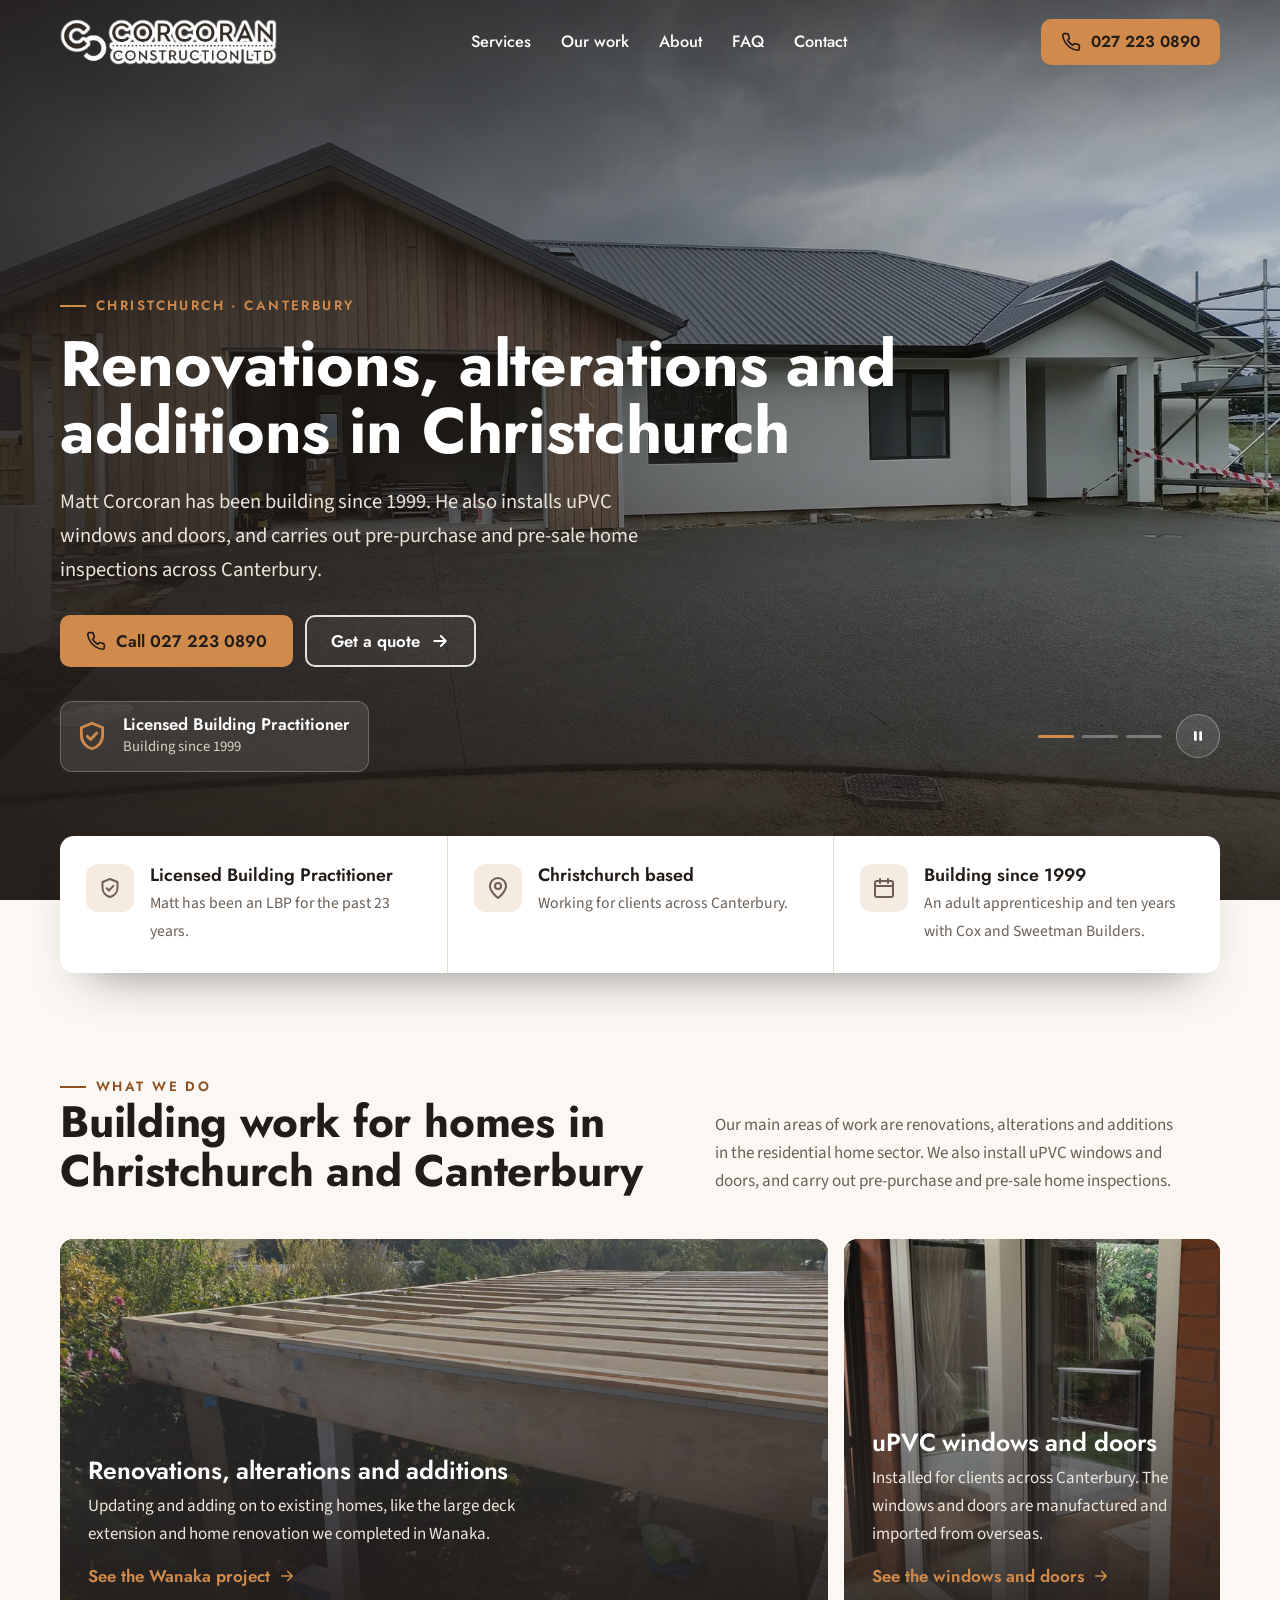
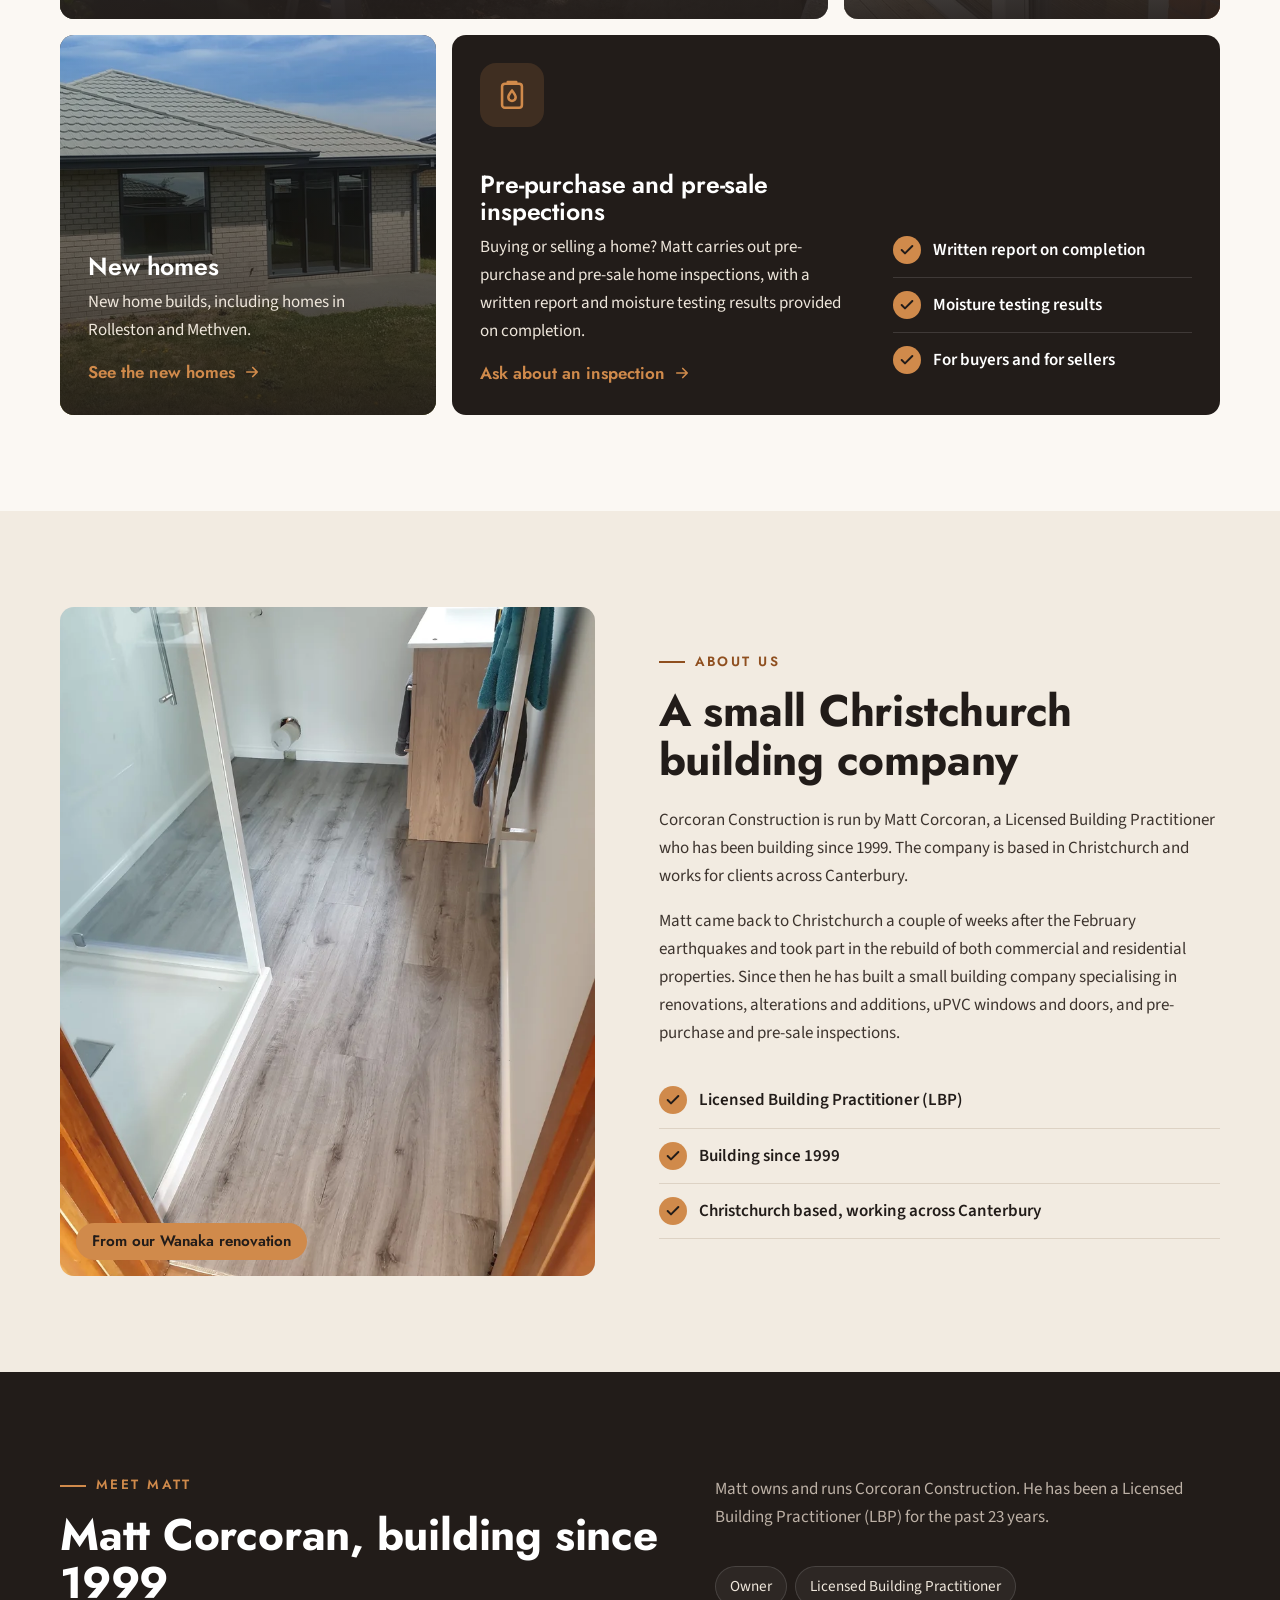
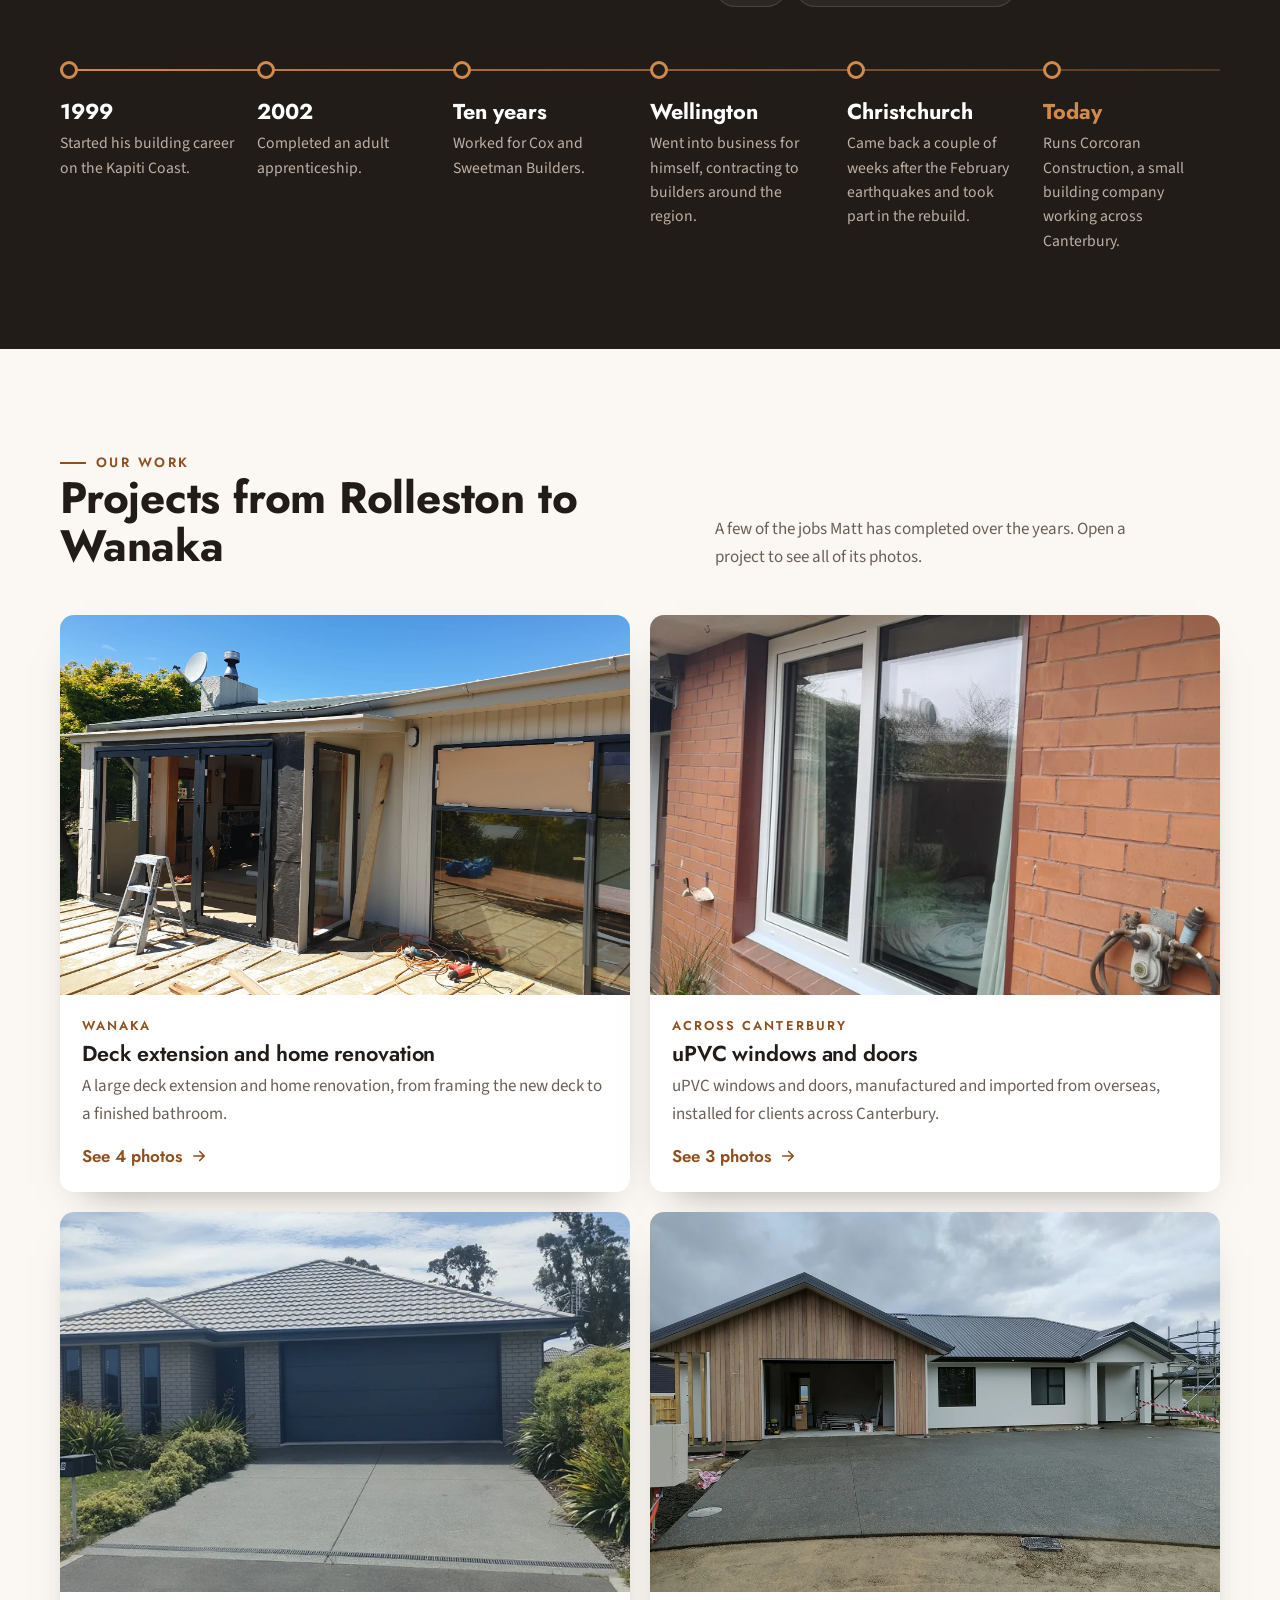
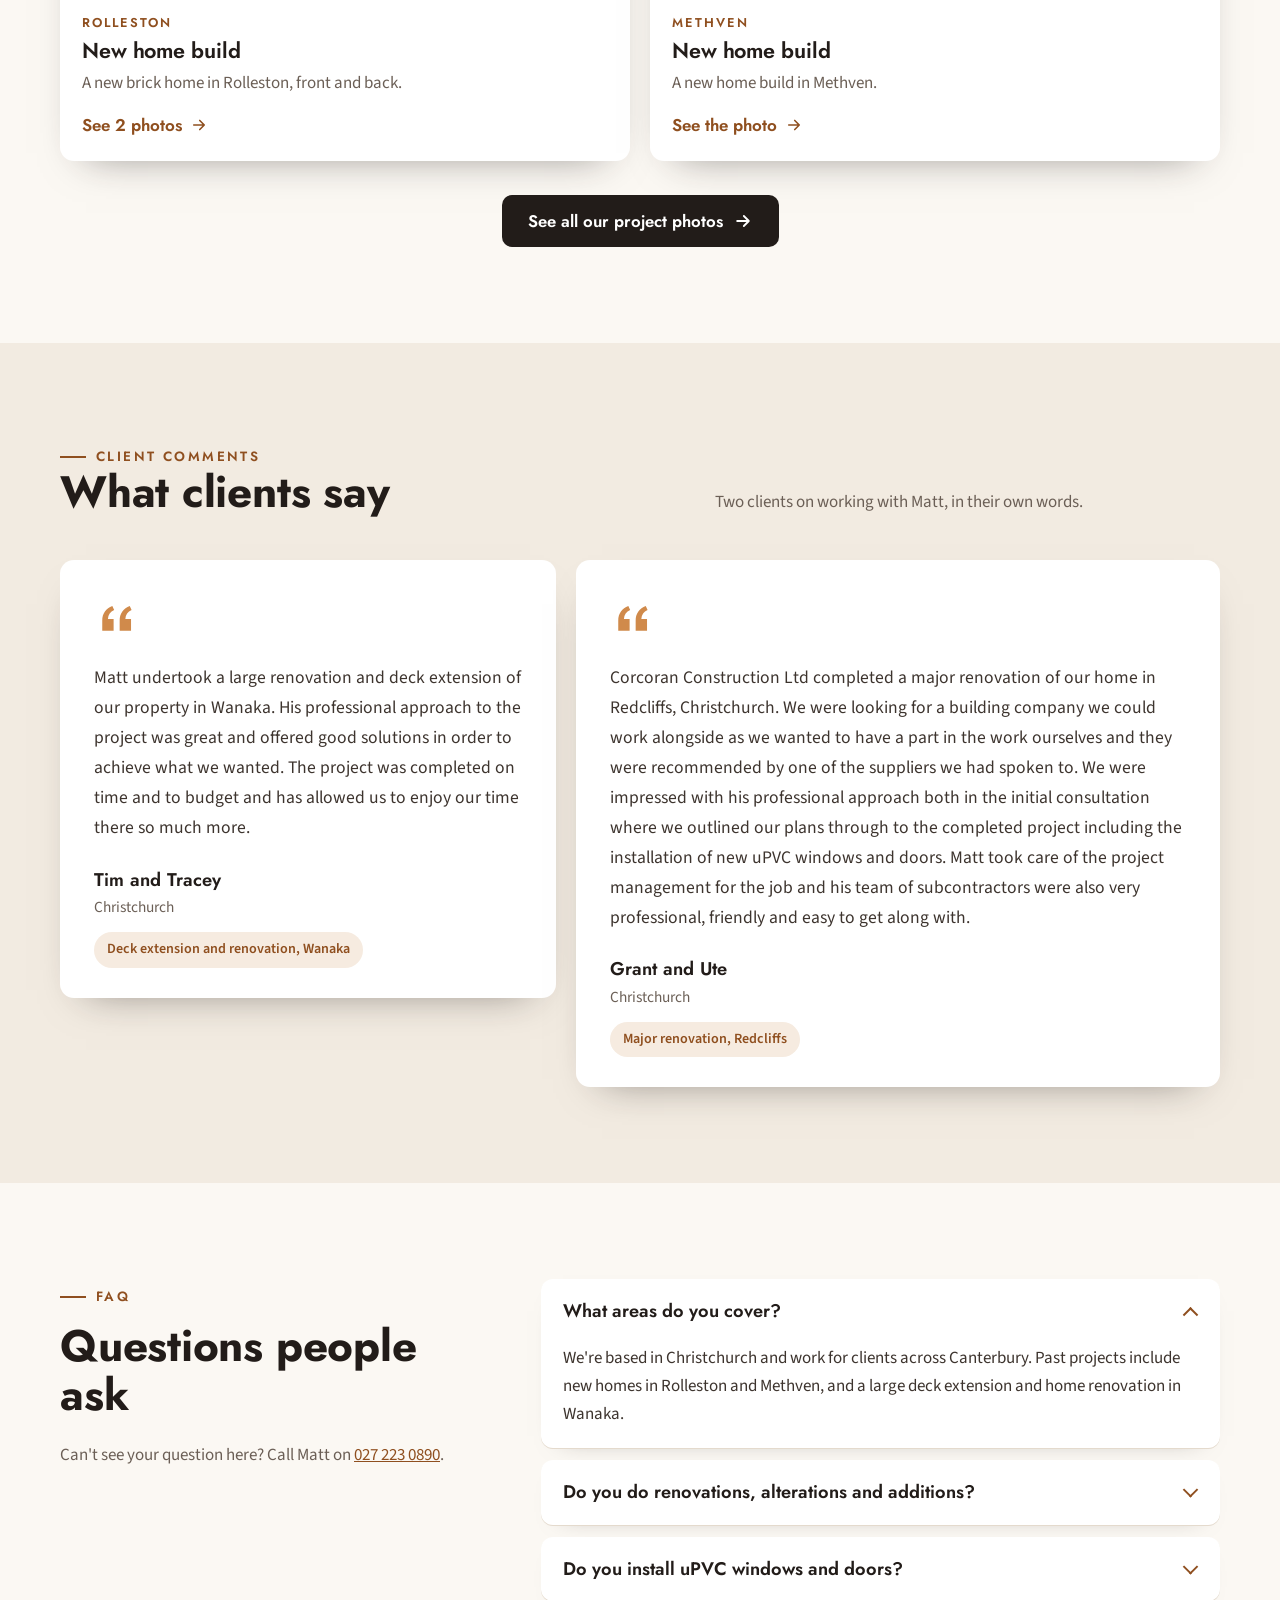
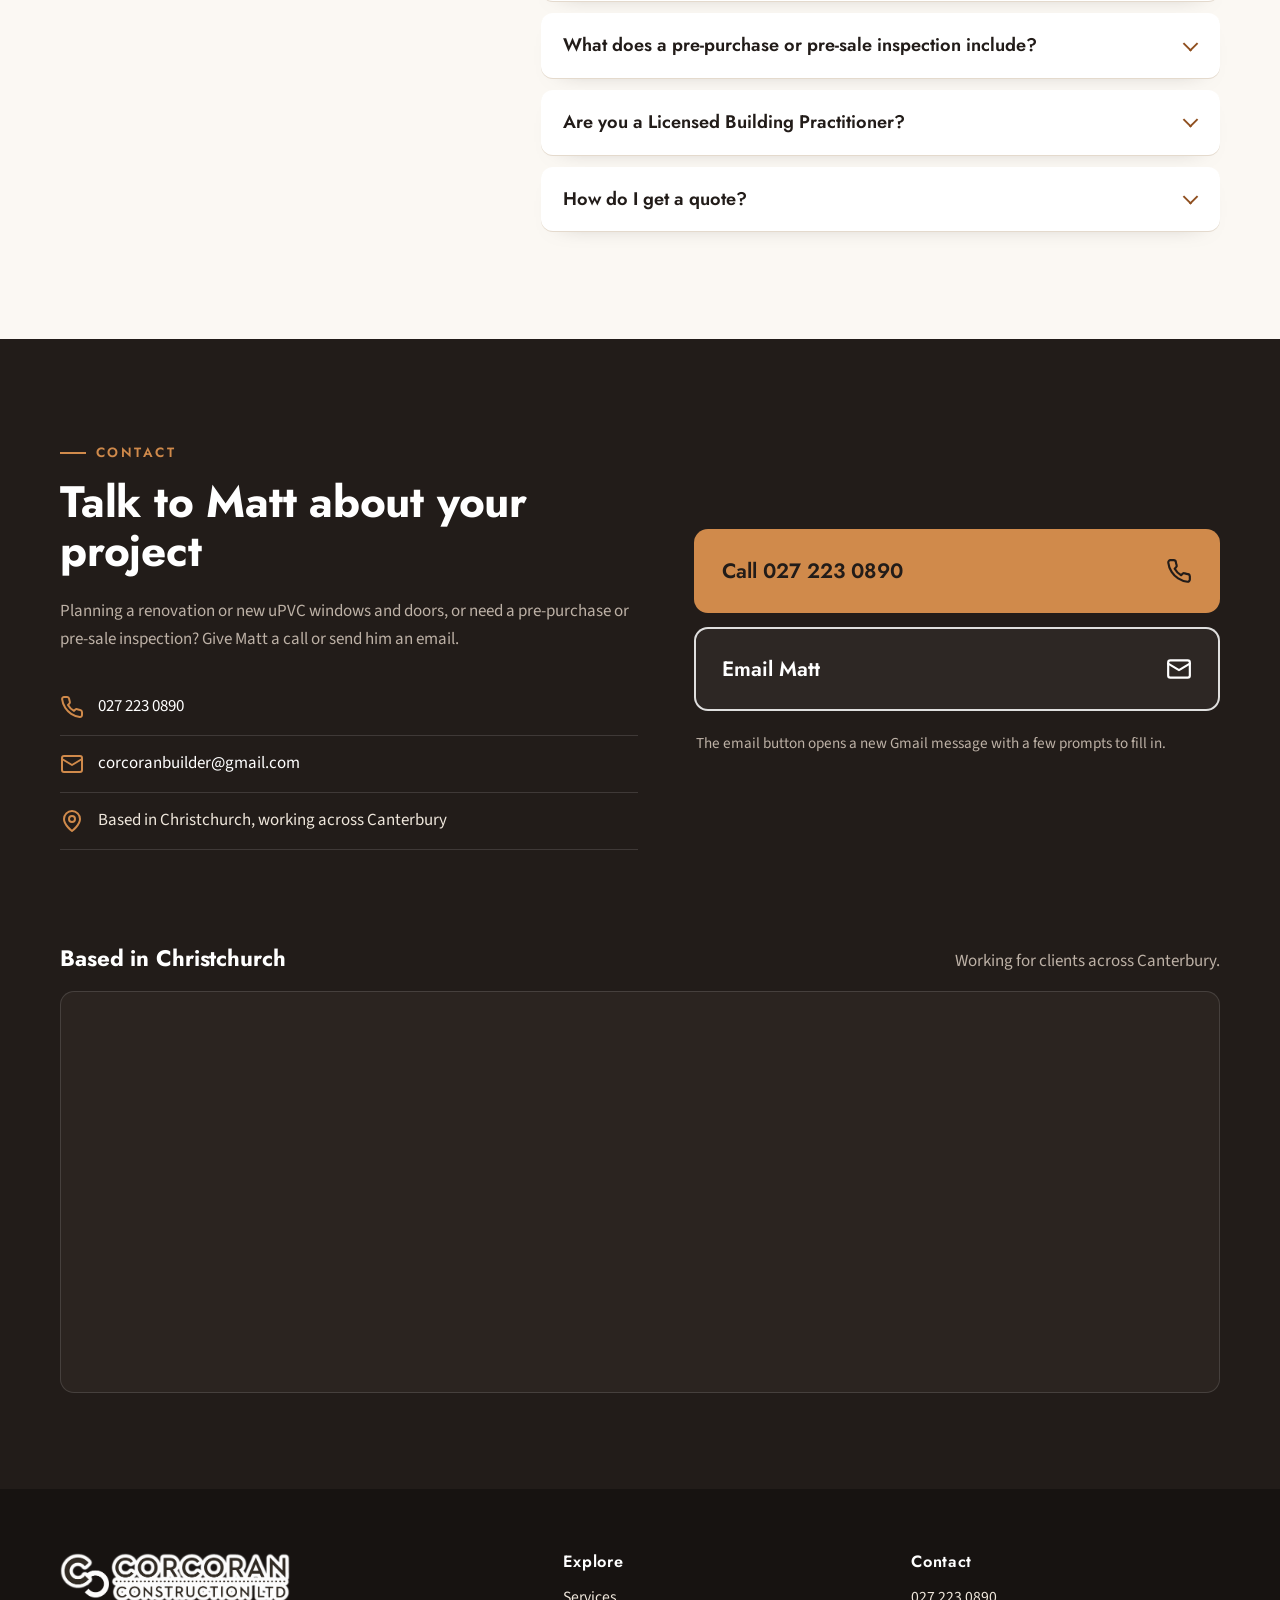
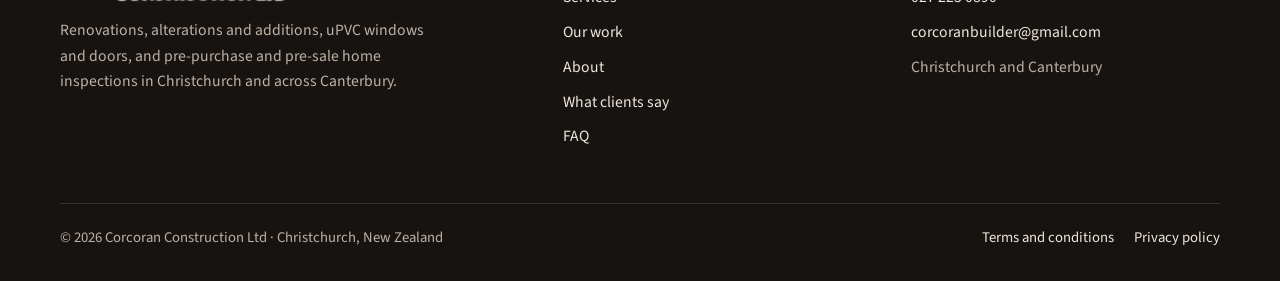
<file: private.html>
<!DOCTYPE html>
<html lang="en-NZ">
<head>
<meta charset="utf-8">
<meta name="viewport" content="width=device-width, initial-scale=1">
<meta name="robots" content="noindex">
<title>Corcoran Construction</title>
<meta http-equiv="refresh" content="0; url=index.html#contact">
<link rel="canonical" href="https://corcoran-construction-demo.vercel.app/">
<style>body{margin:0;padding:40px 20px;font-family:Arial,sans-serif;background:#fbf8f3;color:#221c19}a{color:#8f4f1f}</style>
</head>
<body>
<p>This page has moved. <a href="index.html#contact">Go to the Corcoran Construction homepage</a>.</p>
<script>location.replace('index.html#contact');</script>
</body>
</html>
</file>
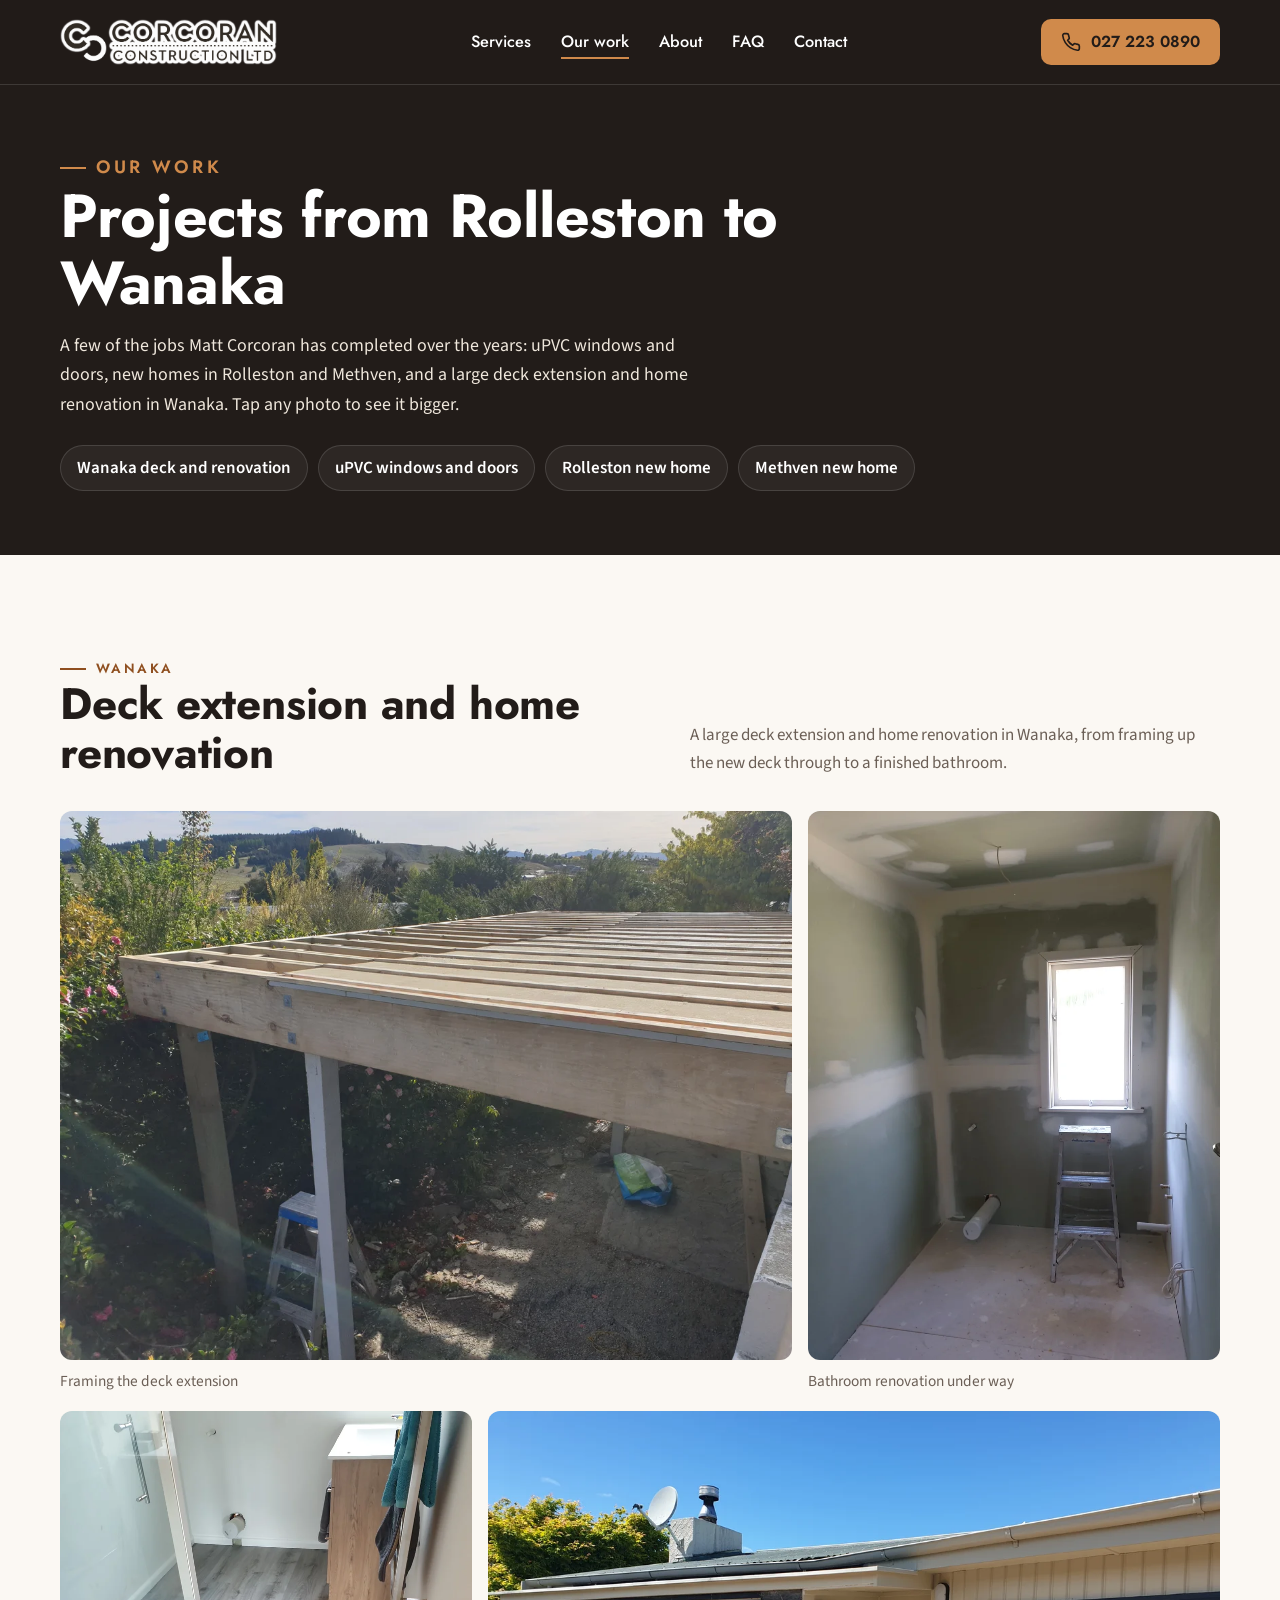
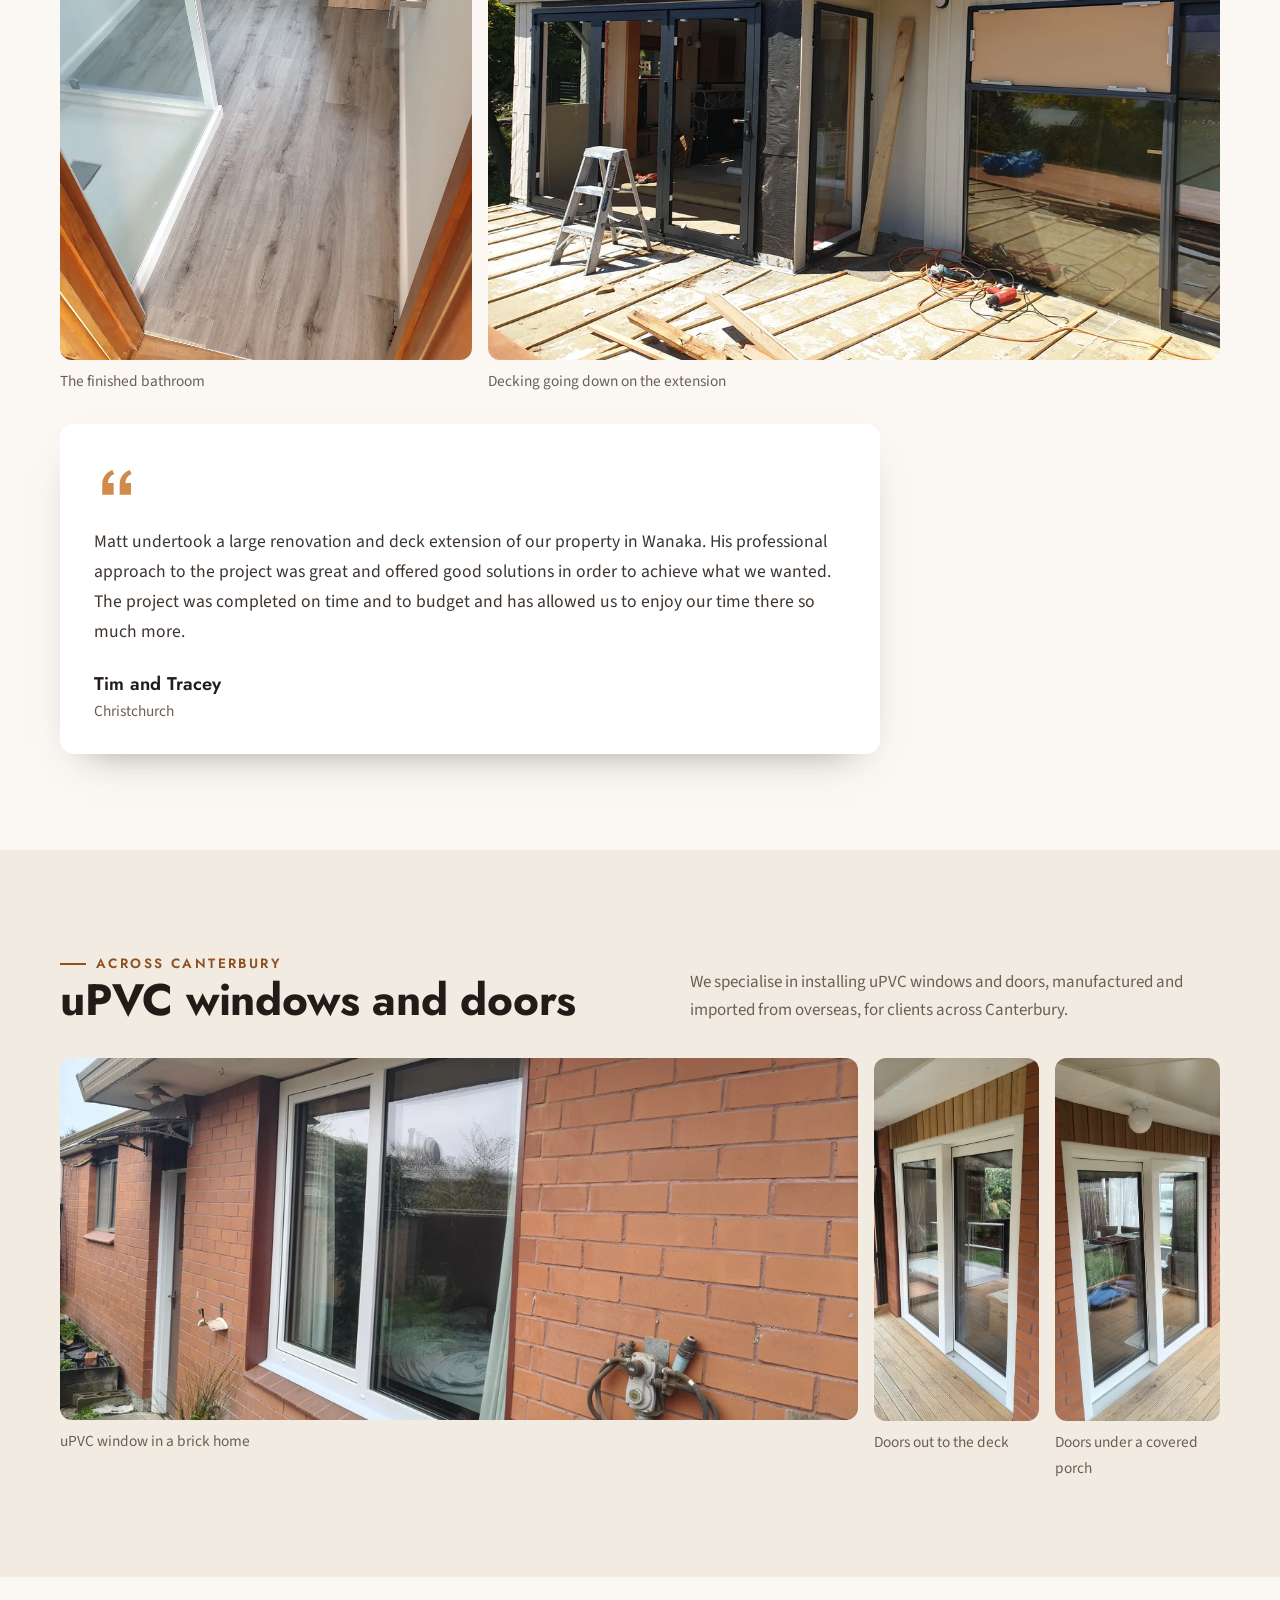
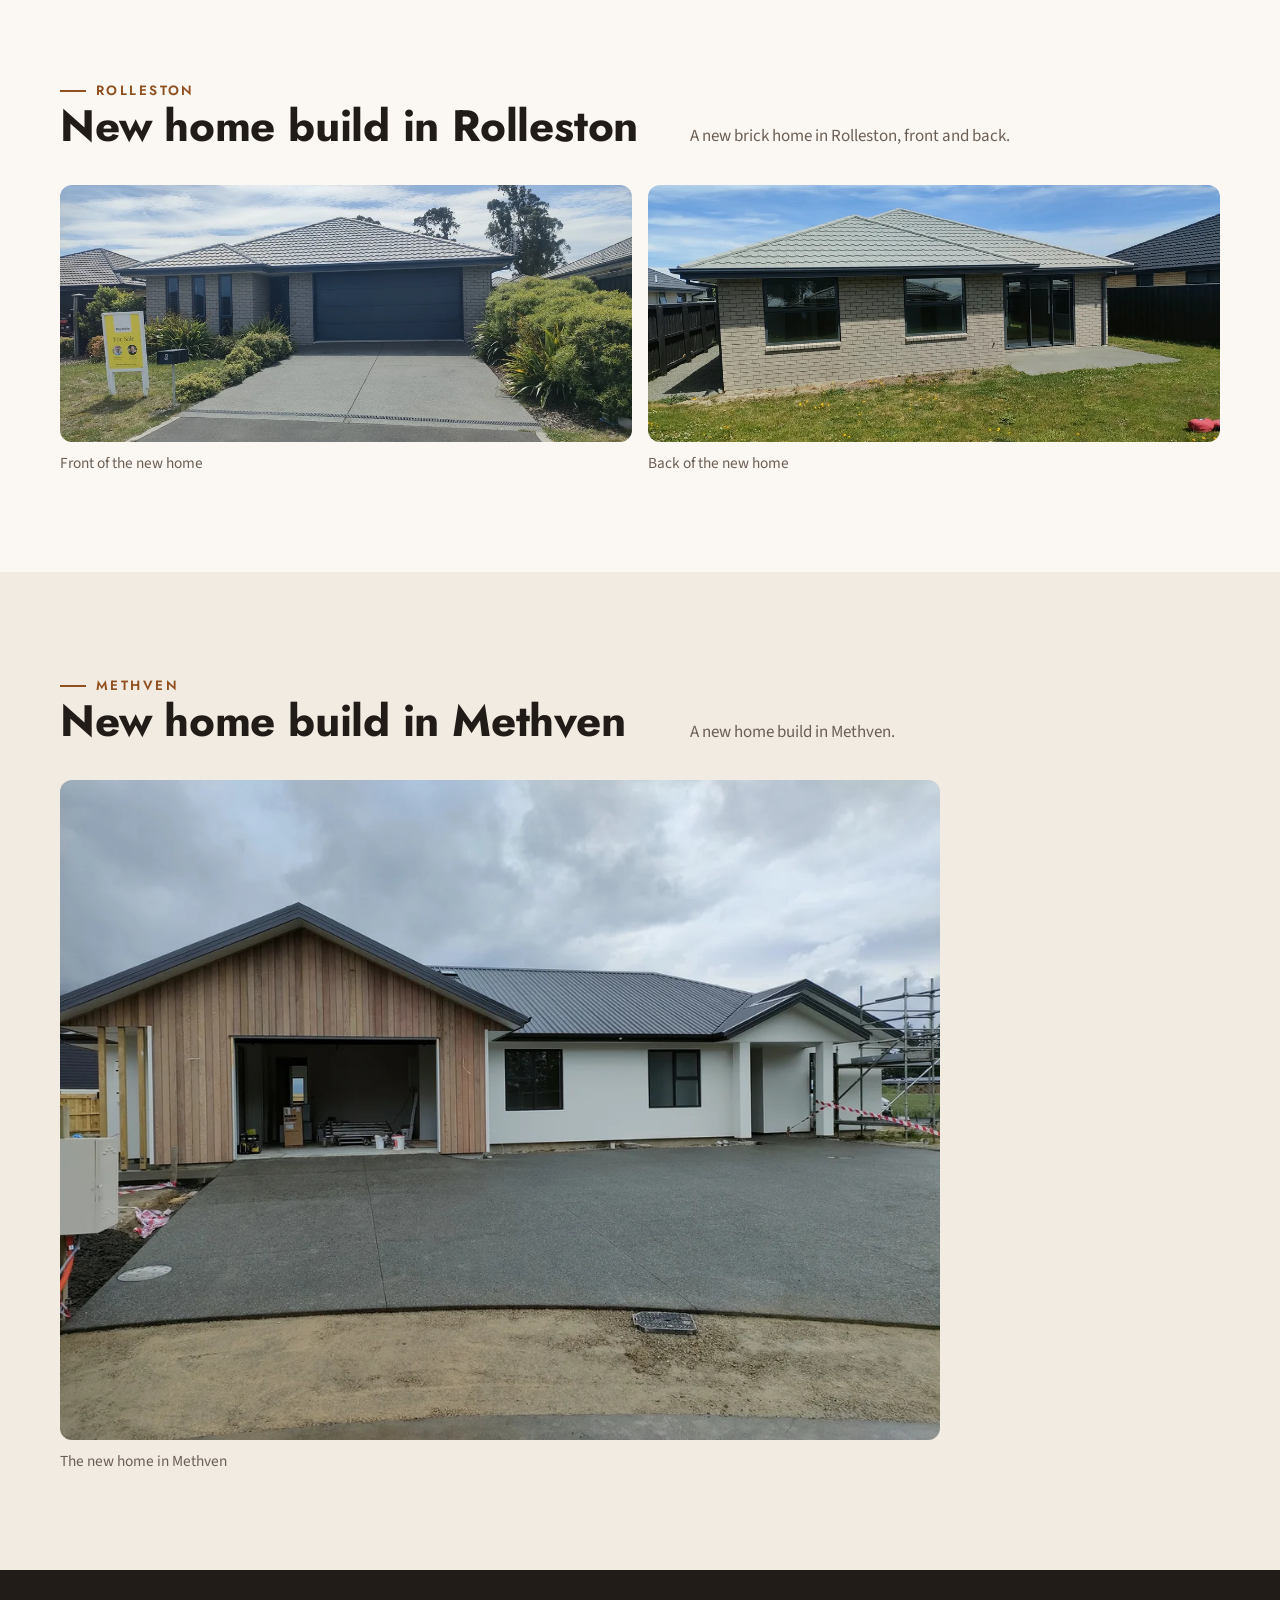
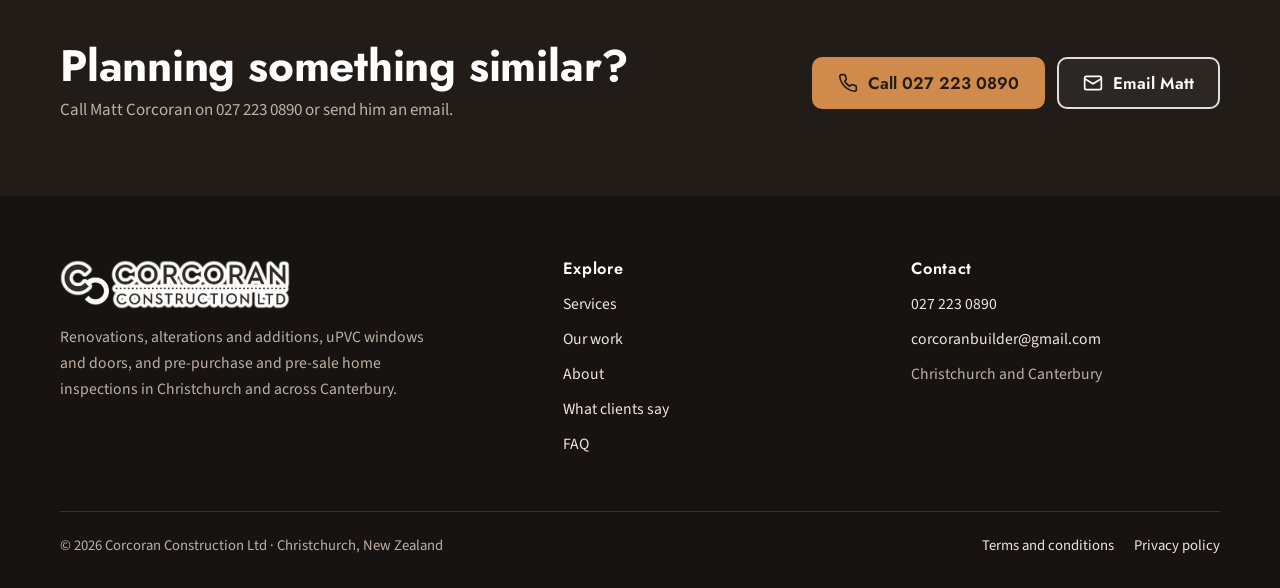
<file: projects.html>
<!DOCTYPE html>
<html lang="en-NZ">
<head>
<meta charset="utf-8">
<meta name="viewport" content="width=device-width, initial-scale=1">
<meta name="robots" content="noindex">
<title>Our Projects | Corcoran Construction, Christchurch</title>
<meta name="description" content="Photos of Corcoran Construction projects: uPVC windows and doors, new homes in Rolleston and Methven, and a large deck extension and home renovation in Wanaka.">
<link rel="canonical" href="https://corcoran-construction-demo.vercel.app/projects.html">
<meta name="theme-color" content="#221c19">
<meta property="og:type" content="website">
<meta property="og:site_name" content="Corcoran Construction">
<meta property="og:locale" content="en_NZ">
<meta property="og:url" content="https://corcoran-construction-demo.vercel.app/projects.html">
<meta property="og:title" content="Our Projects | Corcoran Construction, Christchurch">
<meta property="og:description" content="Photos of Corcoran Construction projects: uPVC windows and doors, new homes in Rolleston and Methven, and a large deck extension and home renovation in Wanaka.">
<meta property="og:image" content="https://corcoran-construction-demo.vercel.app/img/og-corcoran.jpg">
<meta property="og:image:width" content="1200">
<meta property="og:image:height" content="630">
<meta property="og:image:alt" content="New home in Methven built by Corcoran Construction, with the company logo">
<meta name="twitter:card" content="summary_large_image">
<link rel="icon" type="image/png" href="img/favicon.png">
<link rel="apple-touch-icon" href="img/apple-touch-icon.png">
<link rel="preconnect" href="https://fonts.googleapis.com">
<link rel="preconnect" href="https://fonts.gstatic.com" crossorigin>
<link href="https://fonts.googleapis.com/css2?family=Jost:wght@500;600;700&family=Source+Sans+3:wght@400;600;700&display=swap" rel="stylesheet">
<link rel="stylesheet" href="styles.css">
<script>document.documentElement.classList.add('js');setTimeout(function(){if(!window.ccReady)document.documentElement.classList.remove('js')},2500);</script>
</head>
<body>
<a class="skip" href="#main">Skip to content</a>
<svg width="0" height="0" style="position:absolute" aria-hidden="true" focusable="false">
  <symbol id="i-phone" viewBox="0 0 24 24" fill="none" stroke="currentColor" stroke-width="2" stroke-linecap="round" stroke-linejoin="round"><path d="M22 16.9v3a2 2 0 0 1-2.2 2 19.8 19.8 0 0 1-8.6-3.1 19.5 19.5 0 0 1-6-6A19.8 19.8 0 0 1 2.1 4.2 2 2 0 0 1 4.1 2h3a2 2 0 0 1 2 1.7c.1 1 .4 1.9.7 2.8a2 2 0 0 1-.5 2.1L8 9.9a16 16 0 0 0 6 6l1.3-1.3a2 2 0 0 1 2.1-.4c.9.3 1.8.6 2.8.7a2 2 0 0 1 1.7 2z"/></symbol>
  <symbol id="i-mail" viewBox="0 0 24 24" fill="none" stroke="currentColor" stroke-width="2" stroke-linecap="round" stroke-linejoin="round"><rect x="2" y="4" width="20" height="16" rx="2"/><path d="m22 7-10 6L2 7"/></symbol>
  <symbol id="i-pin" viewBox="0 0 24 24" fill="none" stroke="currentColor" stroke-width="2" stroke-linecap="round" stroke-linejoin="round"><path d="M20 10c0 6-8 12-8 12s-8-6-8-12a8 8 0 0 1 16 0z"/><circle cx="12" cy="10" r="3"/></symbol>
  <symbol id="i-arrow" viewBox="0 0 24 24" fill="none" stroke="currentColor" stroke-width="2.2" stroke-linecap="round" stroke-linejoin="round"><path d="M5 12h14M13 6l6 6-6 6"/></symbol>
  <symbol id="i-check" viewBox="0 0 24 24" fill="none" stroke="currentColor" stroke-width="3" stroke-linecap="round" stroke-linejoin="round"><path d="M20 6 9 17l-5-5"/></symbol>
  <symbol id="i-shield" viewBox="0 0 24 24" fill="none" stroke="currentColor" stroke-width="2" stroke-linecap="round" stroke-linejoin="round"><path d="M12 3 4.5 6v5.5c0 4.6 3.2 8.4 7.5 9.5 4.3-1.1 7.5-4.9 7.5-9.5V6z"/><path d="m8.7 12.2 2.3 2.3 4.4-4.6"/></symbol>
  <symbol id="i-calendar" viewBox="0 0 24 24" fill="none" stroke="currentColor" stroke-width="2" stroke-linecap="round" stroke-linejoin="round"><rect x="3" y="5" width="18" height="16" rx="2"/><path d="M3 10h18M8 3v4M16 3v4"/></symbol>
  <symbol id="i-report" viewBox="0 0 24 24" fill="none" stroke="currentColor" stroke-width="1.8" stroke-linecap="round" stroke-linejoin="round"><rect x="5" y="4" width="14" height="17" rx="2"/><path d="M9 4V2.8h6V4"/><path d="M12 8.8c-1.7 2.2-2.6 3.5-2.6 4.8a2.6 2.6 0 0 0 5.2 0c0-1.3-.9-2.6-2.6-4.8z"/></symbol>
  <symbol id="i-quote" viewBox="0 0 24 24" fill="currentColor"><path d="M10 5.5C6.6 6.7 4.5 9.6 4.5 13.4V19h6.2v-6.4H7.6c.1-2.4 1.3-4 3.4-4.9zM19.5 5.5c-3.4 1.2-5.5 4.1-5.5 7.9V19h6.2v-6.4h-3.1c.1-2.4 1.3-4 3.4-4.9z"/></symbol>
  <symbol id="i-menu" viewBox="0 0 24 24" fill="none" stroke="currentColor" stroke-width="2.2" stroke-linecap="round"><path d="M3 6h18M3 12h18M3 18h18"/></symbol>
  <symbol id="i-close" viewBox="0 0 24 24" fill="none" stroke="currentColor" stroke-width="2.4" stroke-linecap="round"><path d="M6 6l12 12M18 6 6 18"/></symbol>
  <symbol id="i-pause" viewBox="0 0 24 24" fill="currentColor"><rect x="6" y="5" width="4" height="14" rx="1"/><rect x="14" y="5" width="4" height="14" rx="1"/></symbol>
  <symbol id="i-play" viewBox="0 0 24 24" fill="currentColor"><path d="M7 4.5v15l12.5-7.5z"/></symbol>
  <symbol id="i-left" viewBox="0 0 24 24" fill="none" stroke="currentColor" stroke-width="2.4" stroke-linecap="round" stroke-linejoin="round"><path d="m15 5-7 7 7 7"/></symbol>
  <symbol id="i-right" viewBox="0 0 24 24" fill="none" stroke="currentColor" stroke-width="2.4" stroke-linecap="round" stroke-linejoin="round"><path d="m9 5 7 7-7 7"/></symbol>
</svg>
<header class="nav solid" id="nav">
  <div class="wrap">
    <a href="index.html" class="brand"><img src="img/corcoran-logo-nav.png" width="1200" height="254" alt="Corcoran Construction Ltd"></a>
    <ul class="nav-links" id="navLinks">
      <li><a href="index.html#services">Services</a></li>
      <li><a href="projects.html" aria-current="page">Our work</a></li>
      <li><a href="index.html#about">About</a></li>
      <li><a href="index.html#faq">FAQ</a></li>
      <li><a href="#contact">Contact</a></li>
      <li class="menu-call"><a class="btn btn-primary" href="tel:+64272230890"><svg class="icon" aria-hidden="true"><use href="#i-phone"/></svg>Call 027 223 0890</a></li>
    </ul>
    <div class="nav-right">
      <a class="btn btn-primary nav-call" href="tel:+64272230890" aria-label="Call 027 223 0890"><svg class="icon" aria-hidden="true"><use href="#i-phone"/></svg><span class="label">027 223 0890</span></a>
      <button class="burger" id="burger" type="button" aria-label="Open menu" aria-expanded="false" aria-controls="navLinks"><svg aria-hidden="true"><use href="#i-menu"/></svg></button>
    </div>
  </div>
</header>
<main id="main">

<section class="page-head">
  <div class="wrap">
    <p class="eyebrow on-dark">Our work</p>
    <h1>Projects from Rolleston to Wanaka</h1>
    <p>A few of the jobs Matt Corcoran has completed over the years: uPVC windows and doors, new homes in Rolleston and Methven, and a large deck extension and home renovation in Wanaka. Tap any photo to see it bigger.</p>
    <nav class="chips" aria-label="Projects on this page">
      <a href="#wanaka">Wanaka deck and renovation</a>
      <a href="#upvc">uPVC windows and doors</a>
      <a href="#rolleston">Rolleston new home</a>
      <a href="#methven">Methven new home</a>
    </nav>
  </div>
</section>

<!-- WANAKA -->
<section id="wanaka" class="band-paper">
  <div class="wrap">
    <div class="proj-head">
      <div><p class="eyebrow">Wanaka</p><h2>Deck extension and home renovation</h2></div>
      <p class="muted">A large deck extension and home renovation in Wanaka, from framing up the new deck through to a finished bathroom.</p>
    </div>
    <div class="jrow">
      <figure style="--ar:1.3333"><a class="shot" href="img/wanaka-deck-framing-1920.webp" data-view data-caption="Framing the deck extension, Wanaka"><img src="img/wanaka-deck-framing-1080.webp" srcset="img/wanaka-deck-framing-1080.webp 1080w, img/wanaka-deck-framing-1920.webp 1920w" sizes="(max-width: 640px) 100vw, 62vw" width="1920" height="1440" alt="Timber framing and joists for a large raised deck extension on posts, with hills behind" loading="lazy"></a><figcaption>Framing the deck extension</figcaption></figure>
      <figure style="--ar:.75"><a class="shot" href="img/wanaka-bathroom-lining-1920.webp" data-view data-caption="Bathroom renovation under way, Wanaka"><img src="img/wanaka-bathroom-lining-1080.webp" srcset="img/wanaka-bathroom-lining-1080.webp 810w, img/wanaka-bathroom-lining-1920.webp 1440w" sizes="(max-width: 640px) 100vw, 36vw" width="1440" height="1920" alt="Bathroom during the Wanaka renovation, with new wall linings stopped and plumbing roughed in" loading="lazy"></a><figcaption>Bathroom renovation under way</figcaption></figure>
    </div>
    <div class="jrow">
      <figure style="--ar:.75"><a class="shot" href="img/wanaka-bathroom-finished-1920.webp" data-view data-caption="The finished bathroom, Wanaka"><img src="img/wanaka-bathroom-finished-1080.webp" srcset="img/wanaka-bathroom-finished-1080.webp 810w, img/wanaka-bathroom-finished-1920.webp 1440w" sizes="(max-width: 640px) 100vw, 36vw" width="1440" height="1920" alt="Finished bathroom with a glass shower, timber-look vanity and grey plank flooring" loading="lazy"></a><figcaption>The finished bathroom</figcaption></figure>
      <figure style="--ar:1.3333"><a class="shot" href="img/wanaka-deck-doors-1920.webp" data-view data-caption="Decking going down on the extension, Wanaka"><img src="img/wanaka-deck-doors-1080.webp" srcset="img/wanaka-deck-doors-1080.webp 1080w, img/wanaka-deck-doors-1920.webp 1920w" sizes="(max-width: 640px) 100vw, 62vw" width="1920" height="1440" alt="Wanaka home with dark-framed doors opening onto the deck extension as the decking goes down" loading="lazy"></a><figcaption>Decking going down on the extension</figcaption></figure>
    </div>
    <figure class="quote proj-quote">
      <svg class="quote-mark" aria-hidden="true"><use href="#i-quote"/></svg>
      <blockquote><p>Matt undertook a large renovation and deck extension of our property in Wanaka. His professional approach to the project was great and offered good solutions in order to achieve what we wanted. The project was completed on time and to budget and has allowed us to enjoy our time there so much more.</p></blockquote>
      <figcaption><strong>Tim and Tracey</strong><span>Christchurch</span></figcaption>
    </figure>
  </div>
</section>

<!-- uPVC -->
<section id="upvc" class="band-bone">
  <div class="wrap">
    <div class="proj-head">
      <div><p class="eyebrow">Across Canterbury</p><h2>uPVC windows and doors</h2></div>
      <p class="muted">We specialise in installing uPVC windows and doors, manufactured and imported from overseas, for clients across Canterbury.</p>
    </div>
    <div class="jrow split-sm">
      <figure class="lead" style="--ar:2.1968"><a class="shot" href="img/upvc-window-brick-1920.webp" data-view data-caption="uPVC window in a brick home"><img src="img/upvc-window-brick-1080.webp" srcset="img/upvc-window-brick-1080.webp 1080w, img/upvc-window-brick-1920.webp 1920w" sizes="(max-width: 640px) 100vw, 70vw" width="1920" height="874" alt="White uPVC window installed in a red brick wall" loading="lazy"></a><figcaption>uPVC window in a brick home</figcaption></figure>
      <figure style="--ar:.4552"><a class="shot" href="img/upvc-doors-deck-1920.webp" data-view data-caption="uPVC doors out to the deck"><img src="img/upvc-doors-deck-1080.webp" srcset="img/upvc-doors-deck-1080.webp 491w, img/upvc-doors-deck-1920.webp 874w" sizes="(max-width: 640px) 50vw, 15vw" width="874" height="1920" alt="White uPVC double doors opening onto a timber deck" loading="lazy"></a><figcaption>Doors out to the deck</figcaption></figure>
      <figure style="--ar:.4552"><a class="shot" href="img/upvc-doors-porch-1920.webp" data-view data-caption="uPVC doors under a covered porch"><img src="img/upvc-doors-porch-1080.webp" srcset="img/upvc-doors-porch-1080.webp 491w, img/upvc-doors-porch-1920.webp 874w" sizes="(max-width: 640px) 50vw, 15vw" width="874" height="1920" alt="White uPVC doors under a covered porch beside a timber deck" loading="lazy"></a><figcaption>Doors under a covered porch</figcaption></figure>
    </div>
  </div>
</section>

<!-- ROLLESTON -->
<section id="rolleston" class="band-paper">
  <div class="wrap">
    <div class="proj-head">
      <div><p class="eyebrow">Rolleston</p><h2>New home build in Rolleston</h2></div>
      <p class="muted">A new brick home in Rolleston, front and back.</p>
    </div>
    <div class="jrow">
      <figure style="--ar:2.2222"><a class="shot" href="img/rolleston-new-home-front-1920.webp" data-view data-caption="Front of the new home, Rolleston"><img src="img/rolleston-new-home-front-1080.webp" srcset="img/rolleston-new-home-front-1080.webp 1080w, img/rolleston-new-home-front-1920.webp 1920w" sizes="(max-width: 640px) 100vw, 50vw" width="1920" height="864" alt="Front of a new brick home in Rolleston with a charcoal garage door and tiled roof" loading="lazy"></a><figcaption>Front of the new home</figcaption></figure>
      <figure style="--ar:2.2222"><a class="shot" href="img/rolleston-new-home-rear-1920.webp" data-view data-caption="Back of the new home, Rolleston"><img src="img/rolleston-new-home-rear-1080.webp" srcset="img/rolleston-new-home-rear-1080.webp 1080w, img/rolleston-new-home-rear-1920.webp 1920w" sizes="(max-width: 640px) 100vw, 50vw" width="1920" height="864" alt="Back of a new brick home in Rolleston with large dark-framed windows and sliding doors" loading="lazy"></a><figcaption>Back of the new home</figcaption></figure>
    </div>
  </div>
</section>

<!-- METHVEN -->
<section id="methven" class="band-bone">
  <div class="wrap">
    <div class="proj-head">
      <div><p class="eyebrow">Methven</p><h2>New home build in Methven</h2></div>
      <p class="muted">A new home build in Methven.</p>
    </div>
    <figure class="single"><a class="shot" href="img/methven-new-home-1920.webp" data-view data-caption="New home build, Methven"><img src="img/methven-new-home-1080.webp" srcset="img/methven-new-home-1080.webp 1080w, img/methven-new-home-1920.webp 1920w" sizes="(max-width: 900px) 100vw, 880px" width="1920" height="1440" alt="New home in Methven with a timber-clad garage gable, white walls and a dark roof" loading="lazy"></a><figcaption>The new home in Methven</figcaption></figure>
  </div>
</section>

<!-- CONTACT -->
<section id="contact" class="band-dark cta-band">
  <div class="wrap cta-inner">
    <div><h2>Planning something similar?</h2><p class="muted">Call Matt Corcoran on 027 223 0890 or send him an email.</p></div>
    <div class="cta-actions">
      <a class="btn btn-primary" href="tel:+64272230890"><svg class="icon" aria-hidden="true"><use href="#i-phone"/></svg>Call 027 223 0890</a>
      <a class="btn btn-ghost" href="https://mail.google.com/mail/?view=cm&amp;fs=1&amp;to=corcoranbuilder%40gmail.com&amp;su=Building%20enquiry&amp;body=Hi%20Matt%2C%0A%0AI%27m%20after%20a%20quote%20for%3A%0A%0AProperty%20address%20or%20suburb%3A%0A%0ABest%20phone%20number%3A%0A%0AThanks" target="_blank" rel="noopener" data-gmail data-user="corcoranbuilder" data-domain="gmail.com" data-su="Building%20enquiry" data-body="Hi%20Matt%2C%0A%0AI%27m%20after%20a%20quote%20for%3A%0A%0AProperty%20address%20or%20suburb%3A%0A%0ABest%20phone%20number%3A%0A%0AThanks"><svg class="icon" aria-hidden="true"><use href="#i-mail"/></svg>Email Matt</a>
    </div>
  </div>
</section>

</main>

<!-- Photo viewer -->
<dialog class="viewer" id="viewer" aria-label="Photo viewer">
  <figure><img class="viewer-pic" src="[data-uri]" width="1" height="1" alt=""><figcaption class="viewer-cap"></figcaption></figure>
  <button class="viewer-btn viewer-close" type="button" aria-label="Close photo"><svg aria-hidden="true"><use href="#i-close"/></svg></button>
  <button class="viewer-btn viewer-prev" type="button" aria-label="Previous photo"><svg aria-hidden="true"><use href="#i-left"/></svg></button>
  <button class="viewer-btn viewer-next" type="button" aria-label="Next photo"><svg aria-hidden="true"><use href="#i-right"/></svg></button>
</dialog>

<footer class="footer">
  <div class="wrap">
    <div class="footer-grid">
      <div>
        <img class="footer-logo" src="img/corcoran-logo-nav.png" width="1200" height="254" alt="Corcoran Construction Ltd" loading="lazy">
        <p>Renovations, alterations and additions, uPVC windows and doors, and pre-purchase and pre-sale home inspections in Christchurch and across Canterbury.</p>
      </div>
      <div>
        <h2>Explore</h2>
        <ul>
          <li><a href="index.html#services">Services</a></li>
          <li><a href="projects.html">Our work</a></li>
          <li><a href="index.html#about">About</a></li>
          <li><a href="index.html#reviews">What clients say</a></li>
          <li><a href="index.html#faq">FAQ</a></li>
        </ul>
      </div>
      <div>
        <h2>Contact</h2>
        <ul>
          <li><a href="tel:+64272230890">027 223 0890</a></li>
          <li><a href="https://mail.google.com/mail/?view=cm&amp;fs=1&amp;to=corcoranbuilder%40gmail.com&amp;su=Building%20enquiry" target="_blank" rel="noopener" data-gmail data-user="corcoranbuilder" data-domain="gmail.com" data-su="Building%20enquiry">corcoranbuilder&#64;gmail.com</a></li>
          <li>Christchurch and Canterbury</li>
        </ul>
      </div>
    </div>
    <div class="footer-bot">
      <span>&copy; <span data-year>2026</span> Corcoran Construction Ltd · Christchurch, New Zealand</span>
      <nav aria-label="Legal"><a href="terms.html">Terms and conditions</a><a href="privacy.html">Privacy policy</a></nav>
    </div>
  </div>
</footer>
<script src="main.js"></script>
</body>
</html>
</file>
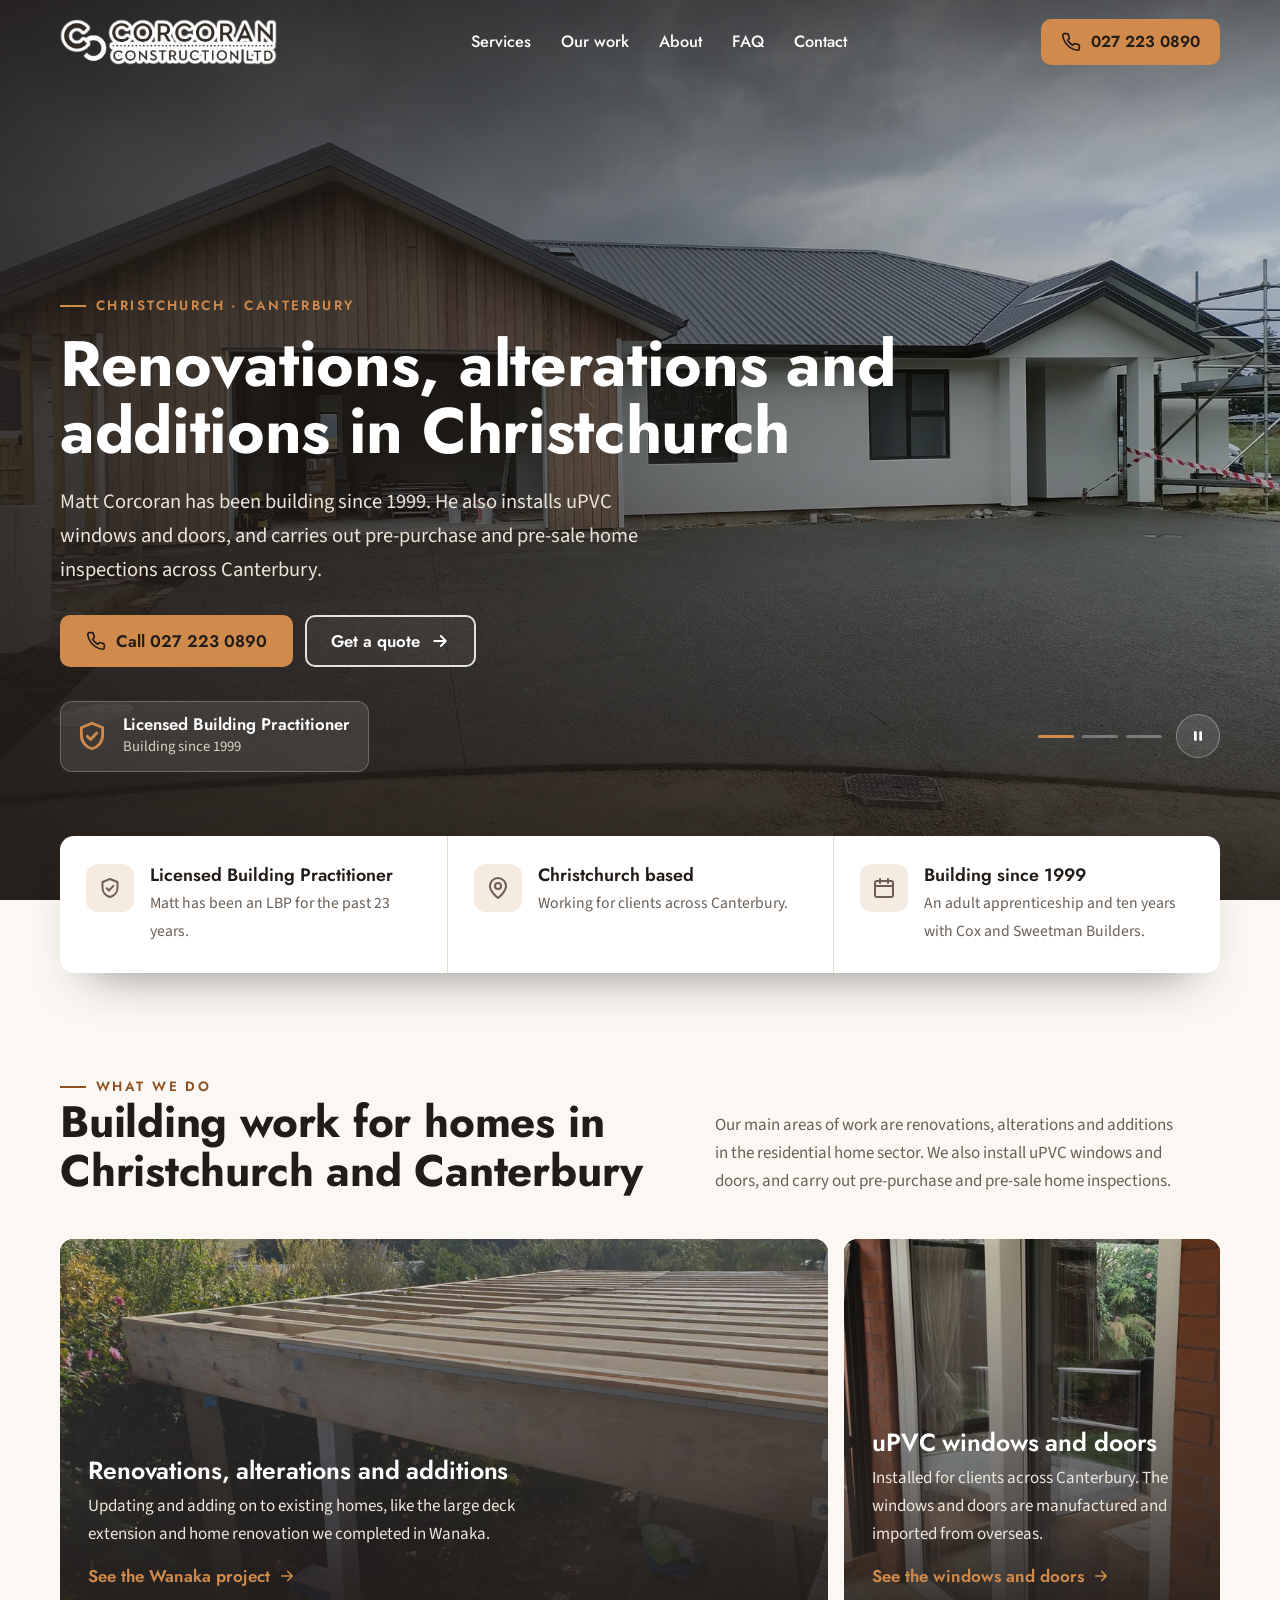
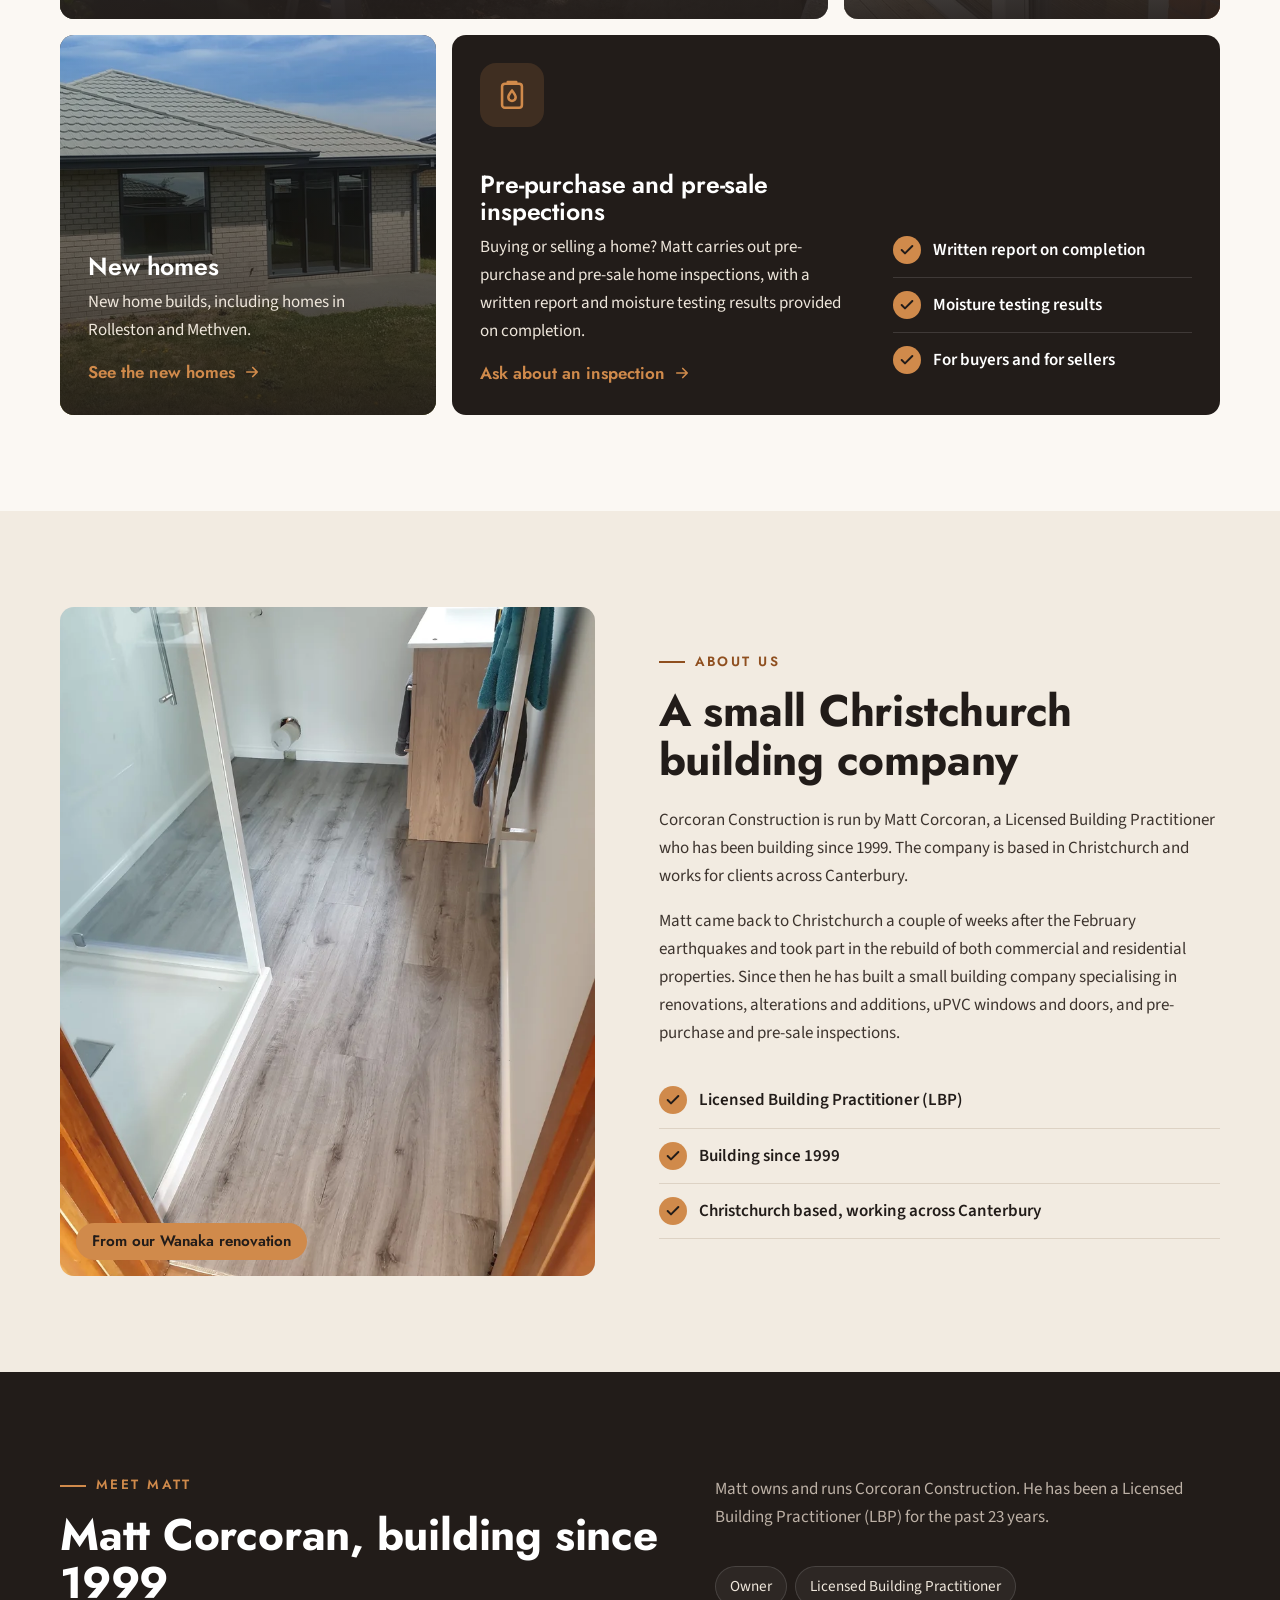
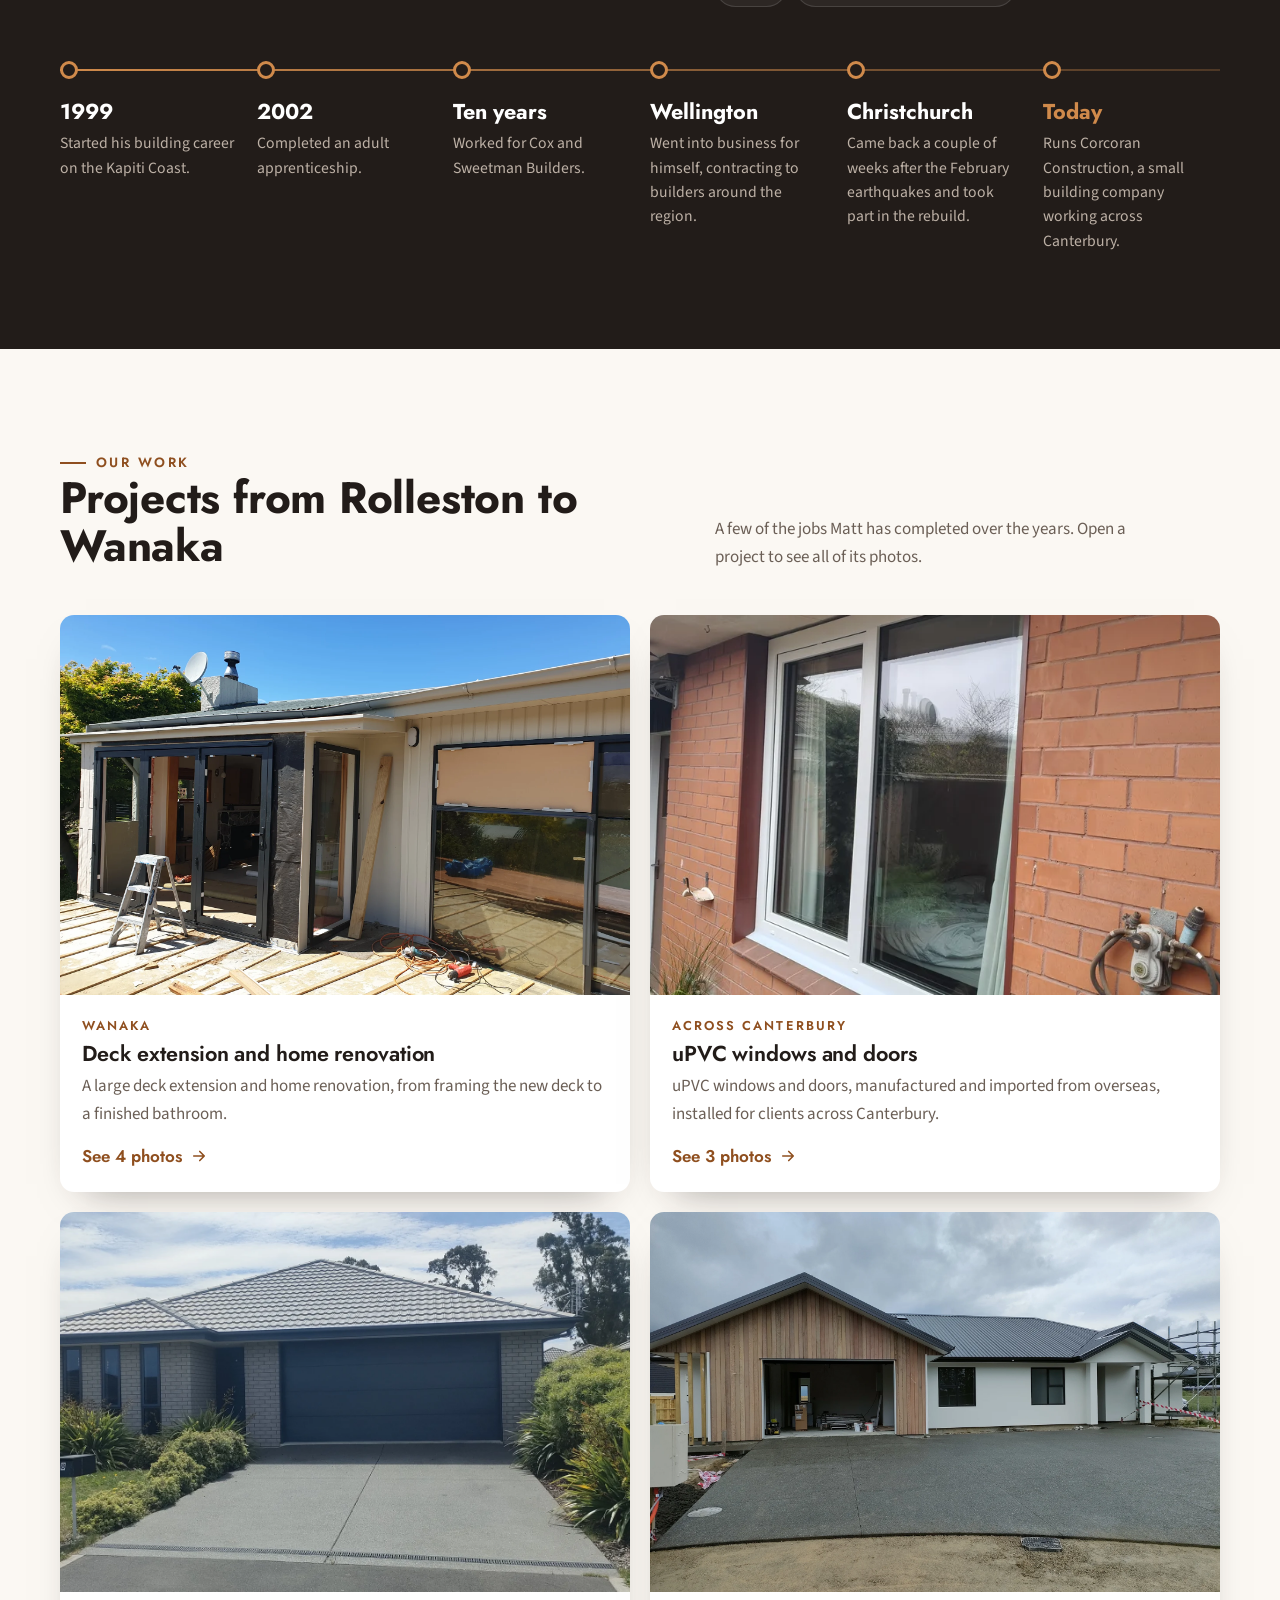
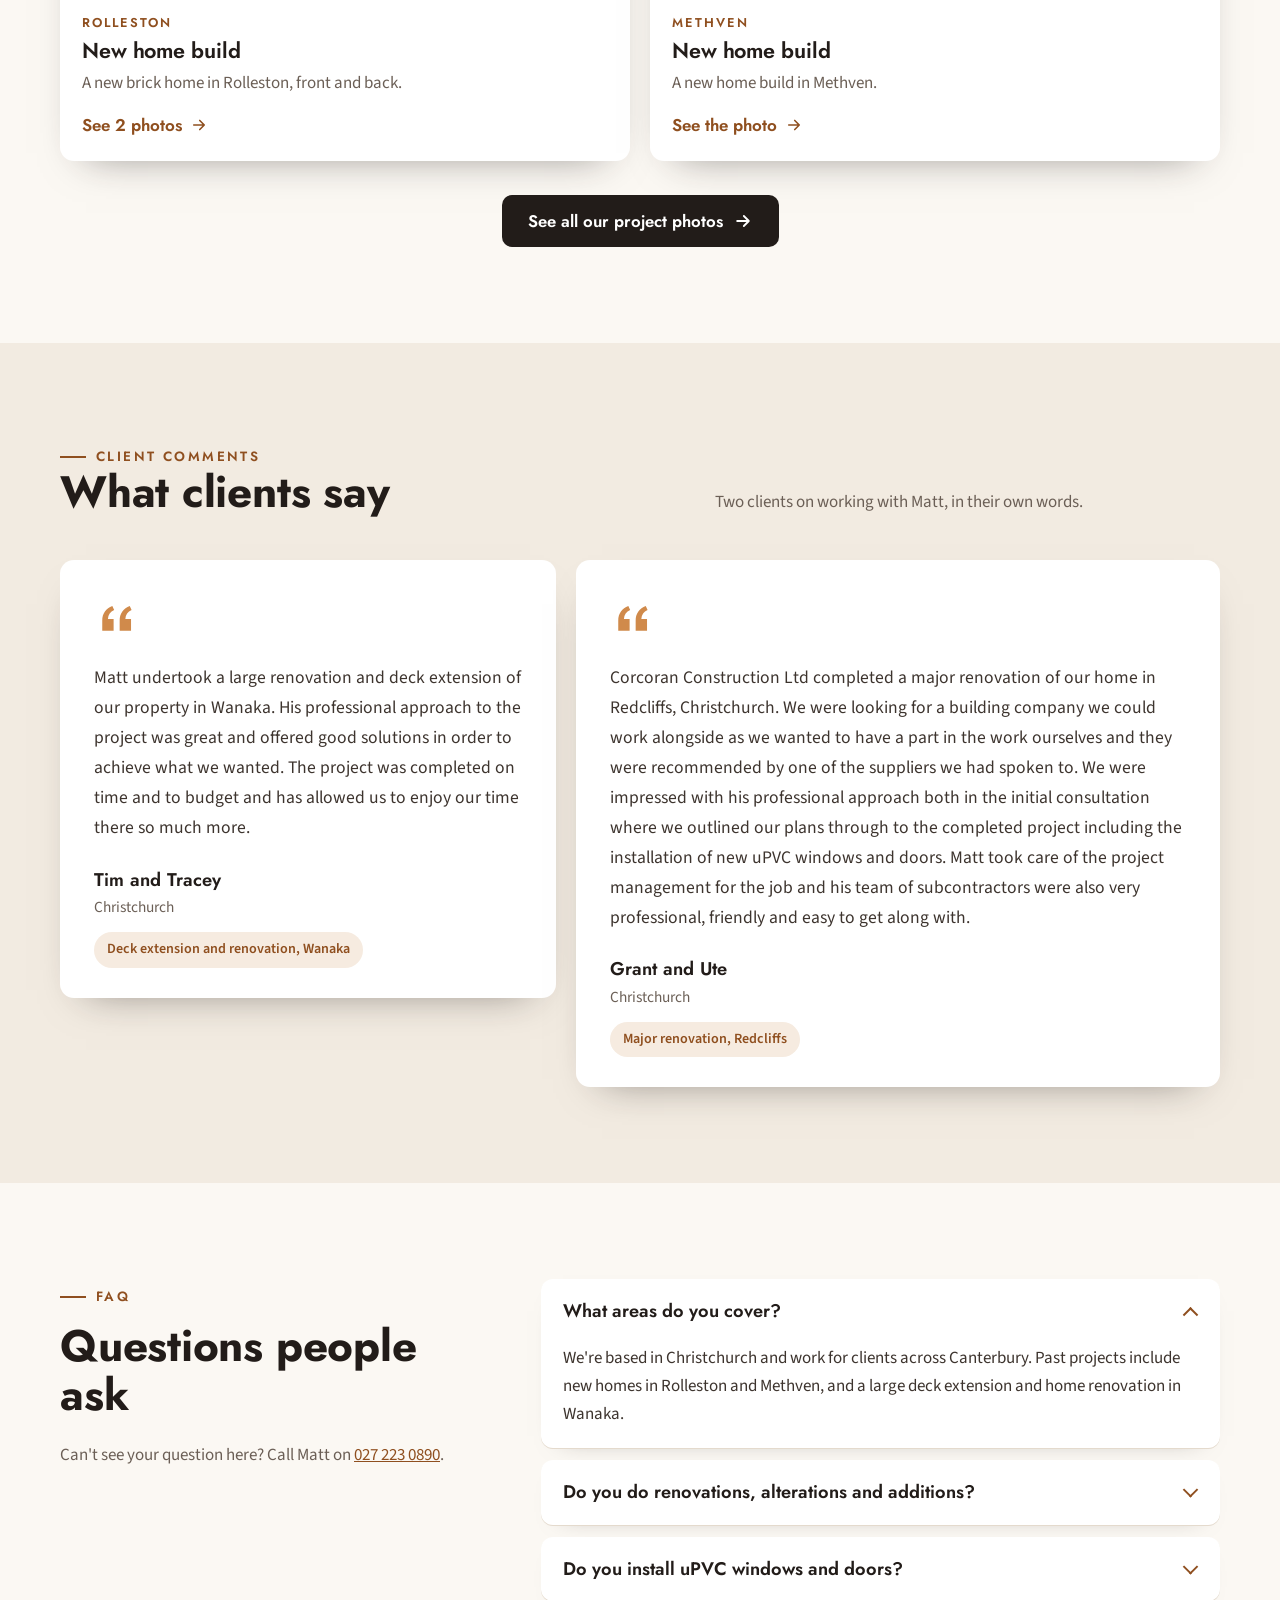
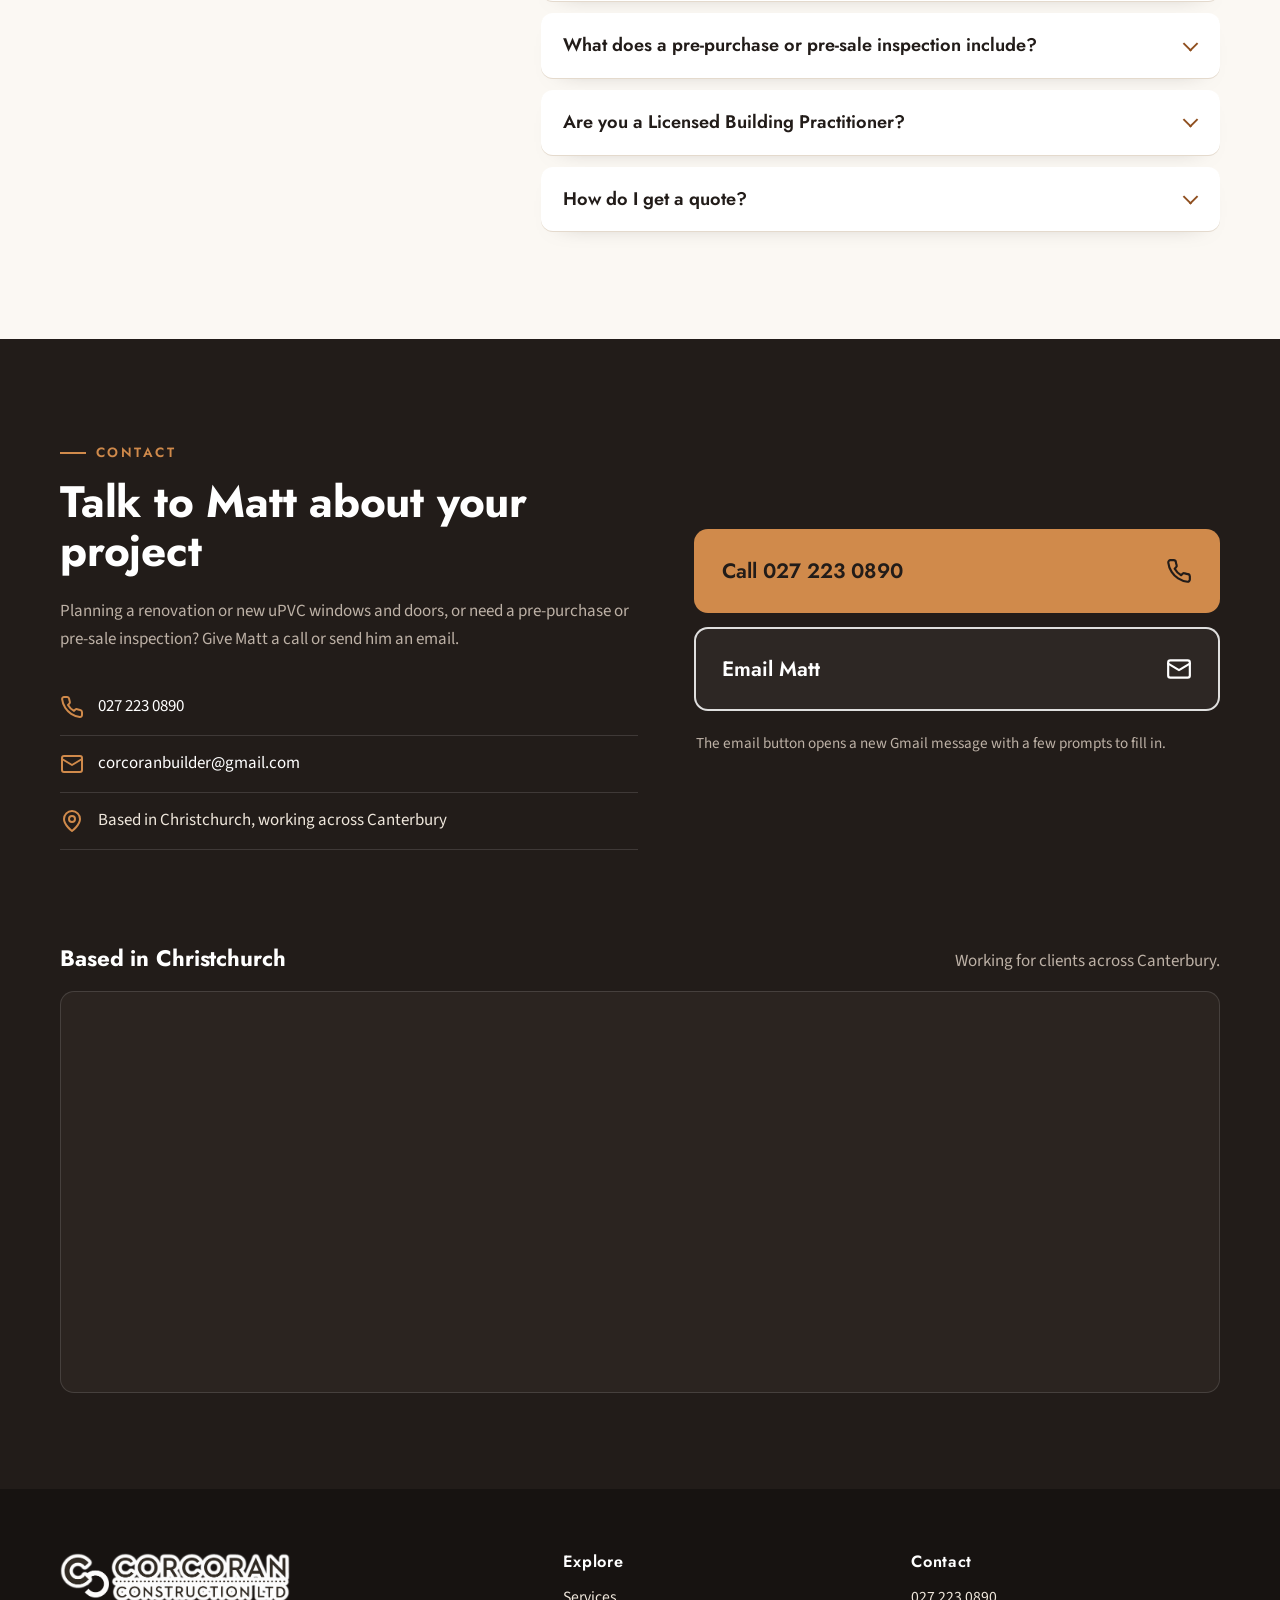
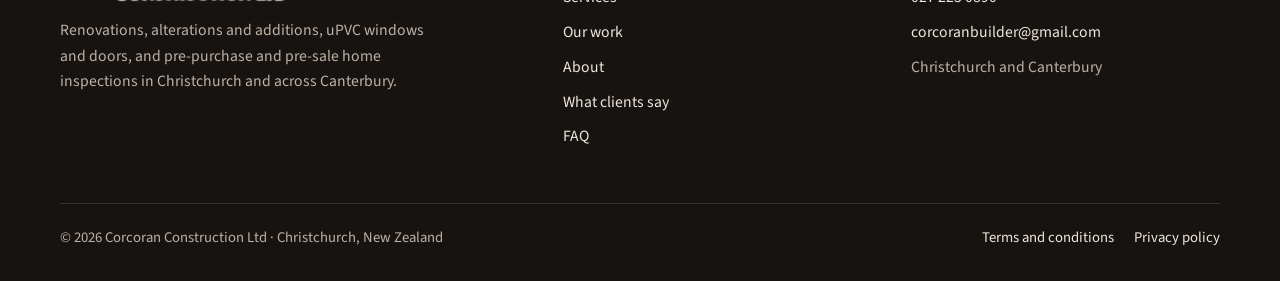
<file: review.html>
<!DOCTYPE html>
<html lang="en-NZ">
<head>
<meta charset="utf-8">
<meta name="viewport" content="width=device-width, initial-scale=1">
<meta name="robots" content="noindex">
<title>Corcoran Construction</title>
<meta http-equiv="refresh" content="0; url=index.html#reviews">
<link rel="canonical" href="https://corcoran-construction-demo.vercel.app/">
<style>body{margin:0;padding:40px 20px;font-family:Arial,sans-serif;background:#fbf8f3;color:#221c19}a{color:#8f4f1f}</style>
</head>
<body>
<p>This page has moved. <a href="index.html#reviews">Go to the Corcoran Construction homepage</a>.</p>
<script>location.replace('index.html#reviews');</script>
</body>
</html>
</file>
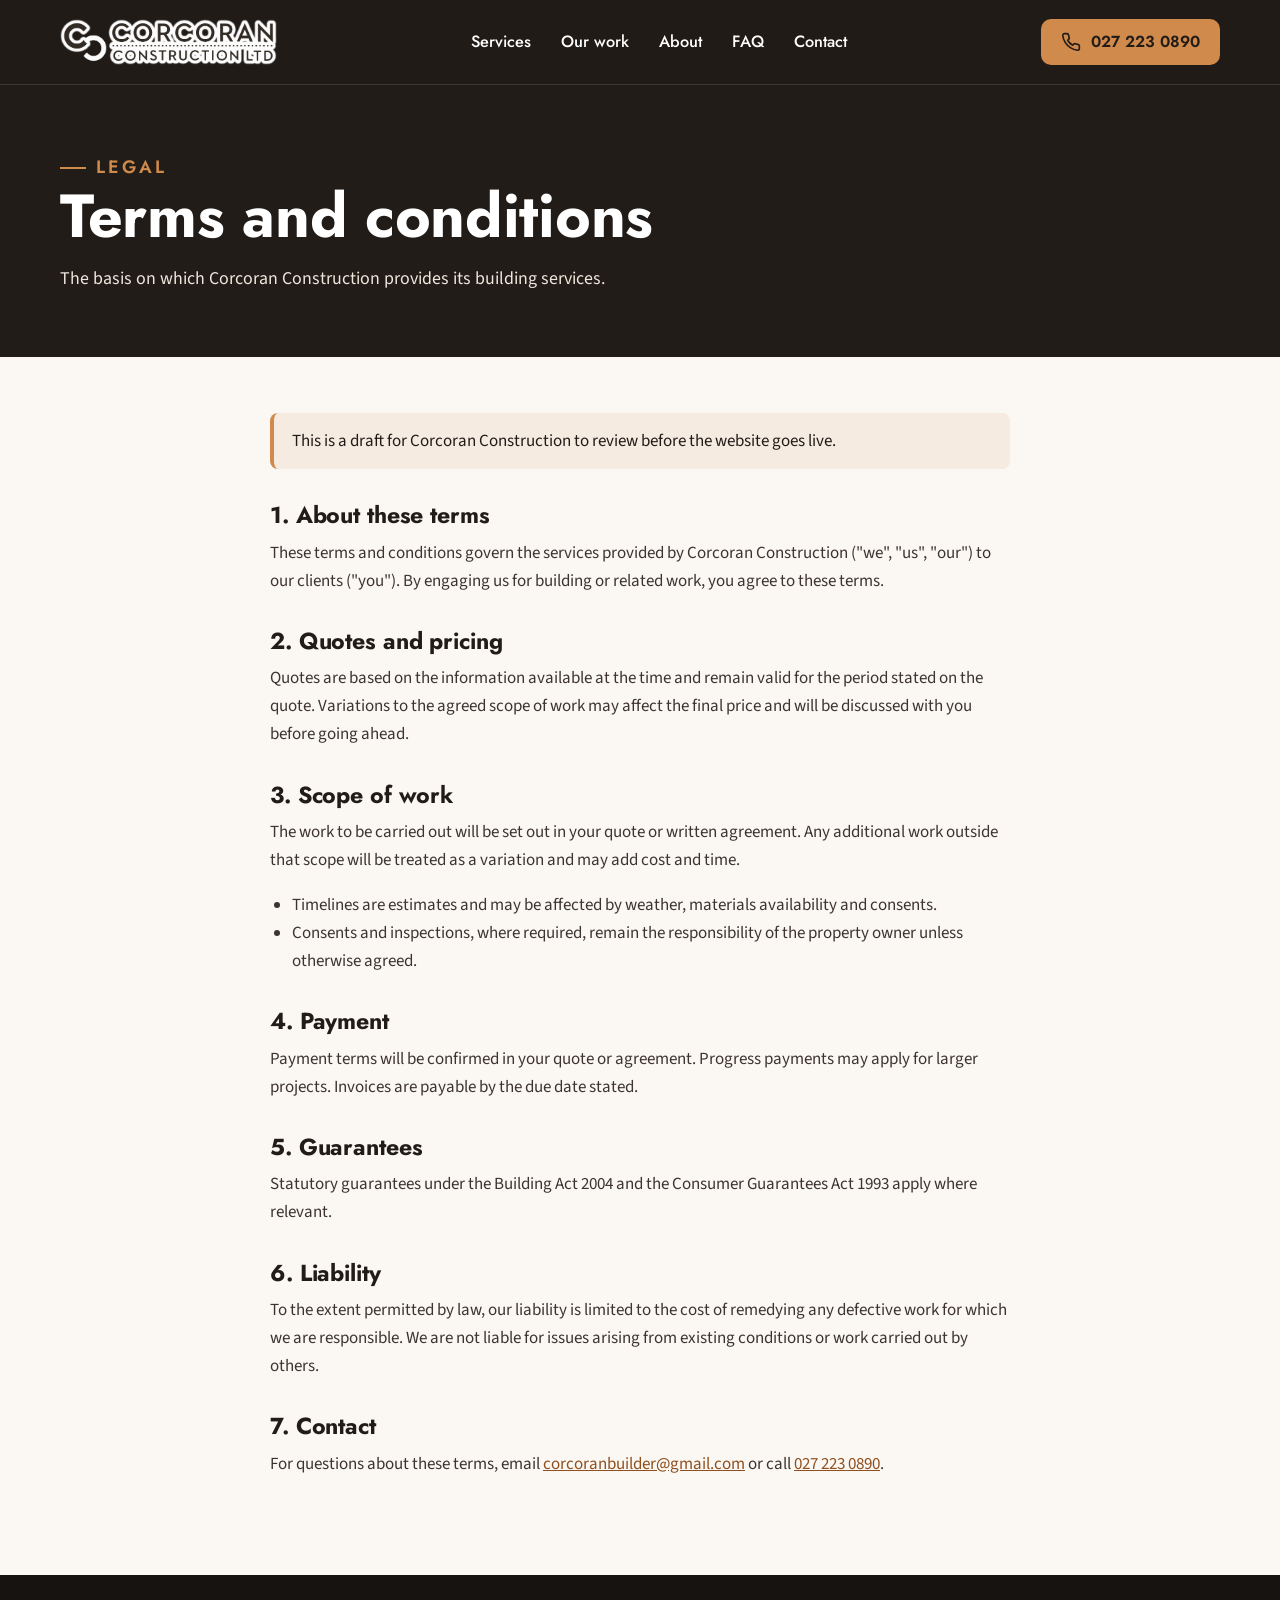
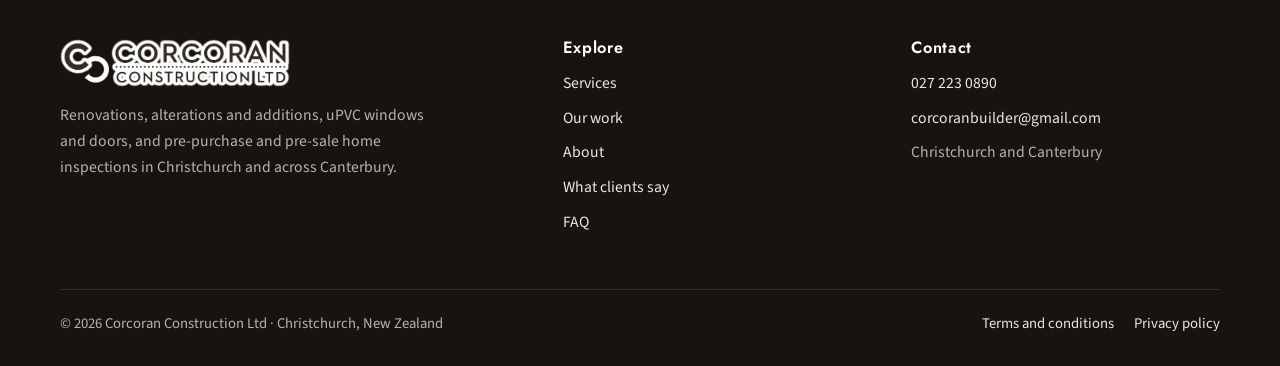
<file: terms.html>
<!DOCTYPE html>
<html lang="en-NZ">
<head>
<meta charset="utf-8">
<meta name="viewport" content="width=device-width, initial-scale=1">
<meta name="robots" content="noindex">
<title>Terms and Conditions | Corcoran Construction</title>
<meta name="description" content="Terms and conditions for building work by Corcoran Construction, Christchurch.">
<link rel="canonical" href="https://corcoran-construction-demo.vercel.app/terms.html">
<meta name="theme-color" content="#221c19">
<meta property="og:type" content="website">
<meta property="og:site_name" content="Corcoran Construction">
<meta property="og:locale" content="en_NZ">
<meta property="og:url" content="https://corcoran-construction-demo.vercel.app/terms.html">
<meta property="og:title" content="Terms and Conditions | Corcoran Construction">
<meta property="og:description" content="Terms and conditions for building work by Corcoran Construction, Christchurch.">
<meta property="og:image" content="https://corcoran-construction-demo.vercel.app/img/og-corcoran.jpg">
<meta property="og:image:width" content="1200">
<meta property="og:image:height" content="630">
<meta property="og:image:alt" content="New home in Methven built by Corcoran Construction, with the company logo">
<meta name="twitter:card" content="summary_large_image">
<link rel="icon" type="image/png" href="img/favicon.png">
<link rel="apple-touch-icon" href="img/apple-touch-icon.png">
<link rel="preconnect" href="https://fonts.googleapis.com">
<link rel="preconnect" href="https://fonts.gstatic.com" crossorigin>
<link href="https://fonts.googleapis.com/css2?family=Jost:wght@500;600;700&family=Source+Sans+3:wght@400;600;700&display=swap" rel="stylesheet">
<link rel="stylesheet" href="styles.css">
<script>document.documentElement.classList.add('js');setTimeout(function(){if(!window.ccReady)document.documentElement.classList.remove('js')},2500);</script>
</head>
<body>
<a class="skip" href="#main">Skip to content</a>
<svg width="0" height="0" style="position:absolute" aria-hidden="true" focusable="false">
  <symbol id="i-phone" viewBox="0 0 24 24" fill="none" stroke="currentColor" stroke-width="2" stroke-linecap="round" stroke-linejoin="round"><path d="M22 16.9v3a2 2 0 0 1-2.2 2 19.8 19.8 0 0 1-8.6-3.1 19.5 19.5 0 0 1-6-6A19.8 19.8 0 0 1 2.1 4.2 2 2 0 0 1 4.1 2h3a2 2 0 0 1 2 1.7c.1 1 .4 1.9.7 2.8a2 2 0 0 1-.5 2.1L8 9.9a16 16 0 0 0 6 6l1.3-1.3a2 2 0 0 1 2.1-.4c.9.3 1.8.6 2.8.7a2 2 0 0 1 1.7 2z"/></symbol>
  <symbol id="i-mail" viewBox="0 0 24 24" fill="none" stroke="currentColor" stroke-width="2" stroke-linecap="round" stroke-linejoin="round"><rect x="2" y="4" width="20" height="16" rx="2"/><path d="m22 7-10 6L2 7"/></symbol>
  <symbol id="i-pin" viewBox="0 0 24 24" fill="none" stroke="currentColor" stroke-width="2" stroke-linecap="round" stroke-linejoin="round"><path d="M20 10c0 6-8 12-8 12s-8-6-8-12a8 8 0 0 1 16 0z"/><circle cx="12" cy="10" r="3"/></symbol>
  <symbol id="i-arrow" viewBox="0 0 24 24" fill="none" stroke="currentColor" stroke-width="2.2" stroke-linecap="round" stroke-linejoin="round"><path d="M5 12h14M13 6l6 6-6 6"/></symbol>
  <symbol id="i-check" viewBox="0 0 24 24" fill="none" stroke="currentColor" stroke-width="3" stroke-linecap="round" stroke-linejoin="round"><path d="M20 6 9 17l-5-5"/></symbol>
  <symbol id="i-shield" viewBox="0 0 24 24" fill="none" stroke="currentColor" stroke-width="2" stroke-linecap="round" stroke-linejoin="round"><path d="M12 3 4.5 6v5.5c0 4.6 3.2 8.4 7.5 9.5 4.3-1.1 7.5-4.9 7.5-9.5V6z"/><path d="m8.7 12.2 2.3 2.3 4.4-4.6"/></symbol>
  <symbol id="i-calendar" viewBox="0 0 24 24" fill="none" stroke="currentColor" stroke-width="2" stroke-linecap="round" stroke-linejoin="round"><rect x="3" y="5" width="18" height="16" rx="2"/><path d="M3 10h18M8 3v4M16 3v4"/></symbol>
  <symbol id="i-report" viewBox="0 0 24 24" fill="none" stroke="currentColor" stroke-width="1.8" stroke-linecap="round" stroke-linejoin="round"><rect x="5" y="4" width="14" height="17" rx="2"/><path d="M9 4V2.8h6V4"/><path d="M12 8.8c-1.7 2.2-2.6 3.5-2.6 4.8a2.6 2.6 0 0 0 5.2 0c0-1.3-.9-2.6-2.6-4.8z"/></symbol>
  <symbol id="i-quote" viewBox="0 0 24 24" fill="currentColor"><path d="M10 5.5C6.6 6.7 4.5 9.6 4.5 13.4V19h6.2v-6.4H7.6c.1-2.4 1.3-4 3.4-4.9zM19.5 5.5c-3.4 1.2-5.5 4.1-5.5 7.9V19h6.2v-6.4h-3.1c.1-2.4 1.3-4 3.4-4.9z"/></symbol>
  <symbol id="i-menu" viewBox="0 0 24 24" fill="none" stroke="currentColor" stroke-width="2.2" stroke-linecap="round"><path d="M3 6h18M3 12h18M3 18h18"/></symbol>
  <symbol id="i-close" viewBox="0 0 24 24" fill="none" stroke="currentColor" stroke-width="2.4" stroke-linecap="round"><path d="M6 6l12 12M18 6 6 18"/></symbol>
  <symbol id="i-pause" viewBox="0 0 24 24" fill="currentColor"><rect x="6" y="5" width="4" height="14" rx="1"/><rect x="14" y="5" width="4" height="14" rx="1"/></symbol>
  <symbol id="i-play" viewBox="0 0 24 24" fill="currentColor"><path d="M7 4.5v15l12.5-7.5z"/></symbol>
  <symbol id="i-left" viewBox="0 0 24 24" fill="none" stroke="currentColor" stroke-width="2.4" stroke-linecap="round" stroke-linejoin="round"><path d="m15 5-7 7 7 7"/></symbol>
  <symbol id="i-right" viewBox="0 0 24 24" fill="none" stroke="currentColor" stroke-width="2.4" stroke-linecap="round" stroke-linejoin="round"><path d="m9 5 7 7-7 7"/></symbol>
</svg>
<header class="nav solid" id="nav">
  <div class="wrap">
    <a href="index.html" class="brand"><img src="img/corcoran-logo-nav.png" width="1200" height="254" alt="Corcoran Construction Ltd"></a>
    <ul class="nav-links" id="navLinks">
      <li><a href="index.html#services">Services</a></li>
      <li><a href="projects.html">Our work</a></li>
      <li><a href="index.html#about">About</a></li>
      <li><a href="index.html#faq">FAQ</a></li>
      <li><a href="index.html#contact">Contact</a></li>
      <li class="menu-call"><a class="btn btn-primary" href="tel:+64272230890"><svg class="icon" aria-hidden="true"><use href="#i-phone"/></svg>Call 027 223 0890</a></li>
    </ul>
    <div class="nav-right">
      <a class="btn btn-primary nav-call" href="tel:+64272230890" aria-label="Call 027 223 0890"><svg class="icon" aria-hidden="true"><use href="#i-phone"/></svg><span class="label">027 223 0890</span></a>
      <button class="burger" id="burger" type="button" aria-label="Open menu" aria-expanded="false" aria-controls="navLinks"><svg aria-hidden="true"><use href="#i-menu"/></svg></button>
    </div>
  </div>
</header>
<main id="main">

<section class="page-head">
  <div class="wrap">
    <p class="eyebrow on-dark">Legal</p>
    <h1>Terms and conditions</h1>
    <p>The basis on which Corcoran Construction provides its building services.</p>
  </div>
</section>

<div class="wrap doc">
  <p class="draft">This is a draft for Corcoran Construction to review before the website goes live.</p>

  <h2>1. About these terms</h2>
  <p>These terms and conditions govern the services provided by Corcoran Construction ("we", "us", "our") to our clients ("you"). By engaging us for building or related work, you agree to these terms.</p>

  <h2>2. Quotes and pricing</h2>
  <p>Quotes are based on the information available at the time and remain valid for the period stated on the quote. Variations to the agreed scope of work may affect the final price and will be discussed with you before going ahead.</p>

  <h2>3. Scope of work</h2>
  <p>The work to be carried out will be set out in your quote or written agreement. Any additional work outside that scope will be treated as a variation and may add cost and time.</p>
  <ul>
    <li>Timelines are estimates and may be affected by weather, materials availability and consents.</li>
    <li>Consents and inspections, where required, remain the responsibility of the property owner unless otherwise agreed.</li>
  </ul>

  <h2>4. Payment</h2>
  <p>Payment terms will be confirmed in your quote or agreement. Progress payments may apply for larger projects. Invoices are payable by the due date stated.</p>

  <h2>5. Guarantees</h2>
  <p>Statutory guarantees under the Building Act 2004 and the Consumer Guarantees Act 1993 apply where relevant.</p>

  <h2>6. Liability</h2>
  <p>To the extent permitted by law, our liability is limited to the cost of remedying any defective work for which we are responsible. We are not liable for issues arising from existing conditions or work carried out by others.</p>

  <h2>7. Contact</h2>
  <p>For questions about these terms, email <a href="https://mail.google.com/mail/?view=cm&amp;fs=1&amp;to=corcoranbuilder%40gmail.com&amp;su=Building%20enquiry" target="_blank" rel="noopener" data-gmail data-user="corcoranbuilder" data-domain="gmail.com" data-su="Building%20enquiry">corcoranbuilder&#64;gmail.com</a> or call <a href="tel:+64272230890">027 223 0890</a>.</p>
</div>

</main>

<footer class="footer">
  <div class="wrap">
    <div class="footer-grid">
      <div>
        <img class="footer-logo" src="img/corcoran-logo-nav.png" width="1200" height="254" alt="Corcoran Construction Ltd" loading="lazy">
        <p>Renovations, alterations and additions, uPVC windows and doors, and pre-purchase and pre-sale home inspections in Christchurch and across Canterbury.</p>
      </div>
      <div>
        <h2>Explore</h2>
        <ul>
          <li><a href="index.html#services">Services</a></li>
          <li><a href="projects.html">Our work</a></li>
          <li><a href="index.html#about">About</a></li>
          <li><a href="index.html#reviews">What clients say</a></li>
          <li><a href="index.html#faq">FAQ</a></li>
        </ul>
      </div>
      <div>
        <h2>Contact</h2>
        <ul>
          <li><a href="tel:+64272230890">027 223 0890</a></li>
          <li><a href="https://mail.google.com/mail/?view=cm&amp;fs=1&amp;to=corcoranbuilder%40gmail.com&amp;su=Building%20enquiry" target="_blank" rel="noopener" data-gmail data-user="corcoranbuilder" data-domain="gmail.com" data-su="Building%20enquiry">corcoranbuilder&#64;gmail.com</a></li>
          <li>Christchurch and Canterbury</li>
        </ul>
      </div>
    </div>
    <div class="footer-bot">
      <span>&copy; <span data-year>2026</span> Corcoran Construction Ltd · Christchurch, New Zealand</span>
      <nav aria-label="Legal"><a href="terms.html">Terms and conditions</a><a href="privacy.html">Privacy policy</a></nav>
    </div>
  </div>
</footer>
<script src="main.js"></script>
</body>
</html>
</file>
<file: styles.css>
/* Corcoran Construction: site styles (shared by every page) */
:root{
  --char:#221c19;        /* anchor, the dark brown of the logo */
  --char-2:#2b2420;
  --char-3:#382f2a;
  --deep:#171311;        /* footer */
  --paper:#fbf8f3;       /* light band */
  --bone:#f2ebe1;        /* alternate light band */
  --ink:#221c19;         /* headings on light */
  --text:#3d342e;        /* body on light */
  --muted:#6b5f56;       /* secondary on light */
  --cream:#efe7dc;       /* body on dark */
  --cream-muted:#bdb1a6; /* secondary on dark */
  --accent:#d08a4b;      /* timber, the one accent */
  --accent-hover:#e19d60;
  --accent-ink:#8f4f1f;  /* accent for small text on light */
  --accent-soft:#f6ebe0;
  --line:#e4dacd;
  --line-dark:rgba(255,255,255,.13);
  --radius:14px;
  --radius-sm:10px;
  --shadow:0 18px 40px -26px rgba(34,28,25,.55);
  --display:'Jost','Avenir Next',Avenir,'Century Gothic',sans-serif;
  --body:'Source Sans 3','Segoe UI',Arial,sans-serif;
}
*,*::before,*::after{box-sizing:border-box}
html{scroll-behavior:smooth;scroll-padding-top:76px;-webkit-text-size-adjust:100%}
body{margin:0;font-family:var(--body);font-size:17px;line-height:1.65;color:var(--text);background:var(--paper);overflow-x:hidden}
img{max-width:100%;height:auto;display:block;image-orientation:from-image}
a{color:var(--accent-ink)}
a[href^="tel:"]{white-space:nowrap}
h1,h2,h3,h4{font-family:var(--display);color:var(--ink);line-height:1.1;margin:0 0 .5em;font-weight:700;letter-spacing:-.005em}
h2{font-size:clamp(1.9rem,3.5vw,2.75rem)}
h3{font-size:1.4rem;font-weight:600}
p{margin:0 0 1em}
.wrap{max-width:1200px;margin:0 auto;padding:0 20px}
section{padding:96px 0;position:relative}
.band-paper{background:var(--paper)}
.band-bone{background:var(--bone)}
.band-dark{background:var(--char);color:var(--cream)}
.band-dark h2,.band-dark h3{color:#fff}
.muted{color:var(--muted)}
.band-dark .muted{color:var(--cream-muted)}
.eyebrow{display:inline-flex;align-items:center;gap:10px;font-family:var(--display);font-size:.84rem;font-weight:600;letter-spacing:.18em;text-transform:uppercase;color:var(--accent-ink);margin:0 0 14px}
.eyebrow::before{content:"";width:26px;height:2px;background:currentColor}
.band-dark .eyebrow,.eyebrow.on-dark{color:var(--accent)}
.section-head{display:grid;grid-template-columns:1.2fr 1fr;gap:20px 48px;align-items:end;margin-bottom:44px}
.section-head h2{margin:0}
.section-head p{margin:0;max-width:460px}
.skip{position:absolute;left:12px;top:-60px;z-index:100;background:#fff;color:var(--ink);padding:10px 16px;border-radius:8px;font-weight:600}
.skip:focus{top:12px}
:focus-visible{outline:3px solid var(--accent);outline-offset:3px}
.icon{width:24px;height:24px;flex:none}
.sr-only{position:absolute;width:1px;height:1px;padding:0;margin:-1px;overflow:hidden;clip:rect(0,0,0,0);white-space:nowrap;border:0}

/* ---------- Buttons ---------- */
.btn{display:inline-flex;align-items:center;justify-content:center;gap:10px;min-height:52px;padding:12px 24px;border-radius:var(--radius-sm);font-family:var(--display);font-weight:600;font-size:1.05rem;line-height:1.2;text-decoration:none;border:2px solid transparent;cursor:pointer;transition:background .2s,color .2s,border-color .2s,transform .2s}
.btn .icon{width:20px;height:20px}
.btn-primary{background:var(--accent);color:var(--char)}
.btn-primary:hover{background:var(--accent-hover);transform:translateY(-1px)}
.btn-ghost{border-color:rgba(255,255,255,.85);color:#fff;background:rgba(255,255,255,.05)}
.btn-ghost:hover{background:#fff;color:var(--char)}
.btn-dark{background:var(--char);color:#fff}
.btn-dark:hover{background:var(--char-3)}

/* ---------- Nav ---------- */
.nav{position:fixed;top:0;left:0;right:0;z-index:50;transition:background .3s,box-shadow .3s}
.nav .wrap{display:flex;align-items:center;justify-content:space-between;gap:16px;height:84px;transition:height .3s}
.nav.scrolled,.nav.solid,.nav.menu-open{background:rgba(34,28,25,.97);box-shadow:0 1px 0 var(--line-dark)}
.nav.scrolled .wrap{height:68px}
.brand{display:block;flex:none}
.brand img{height:46px;width:auto;transition:height .3s}
.nav.scrolled .brand img{height:40px}
.nav-links{display:flex;align-items:center;gap:30px;list-style:none;margin:0;padding:0}
.nav-links a{color:#fff;text-decoration:none;font-family:var(--display);font-weight:500;font-size:1.02rem;position:relative;padding:6px 0}
.nav-links a::after{content:"";position:absolute;left:0;bottom:0;height:2px;width:0;background:var(--accent);transition:width .25s}
.nav-links a:hover::after,.nav-links a[aria-current="page"]::after{width:100%}
.nav-links .menu-call{display:none}
.nav-right{display:flex;align-items:center;gap:8px}
.nav-call{min-height:46px;padding:8px 18px;font-size:1rem}
.burger{display:none;background:none;border:0;color:#fff;width:46px;height:46px;padding:11px;cursor:pointer;border-radius:8px}
.burger svg{width:24px;height:24px}
@media (max-width:960px){
  .burger{display:block}
  .nav-links{display:none;position:absolute;top:100%;left:0;right:0;flex-direction:column;align-items:stretch;gap:0;background:var(--char);padding:6px 20px 22px;border-top:1px solid var(--line-dark);box-shadow:0 20px 30px -20px rgba(0,0,0,.6)}
  .nav-links.open{display:flex}
  .nav-links a{display:block;padding:14px 0;font-size:1.1rem;border-bottom:1px solid var(--line-dark)}
  .nav-links a::after{display:none}
  .nav-links .menu-call{display:block;margin-top:16px}
  .nav-links .menu-call a{display:flex;border-bottom:0;padding:12px 20px;color:var(--char)}
  .nav-call .label{display:none}
  .nav-call{width:46px;padding:0}
}
@media (max-width:400px){.brand img{height:38px}.nav.scrolled .brand img{height:36px}}

/* ---------- Hero ---------- */
.hero{position:relative;min-height:100vh;min-height:100svh;display:flex;align-items:flex-end;color:#fff;background:var(--char);overflow:hidden;padding:150px 0 128px}
.hero-slides{position:absolute;inset:0}
.hero-slide{position:absolute;inset:0;display:block;opacity:0;transition:opacity 1.4s ease}
.hero-slide.active{opacity:1}
.hero-slide img{width:100%;height:100%;object-fit:cover;object-position:var(--pos,50% 40%)}
.hero-slide.active img{animation:drift 9s ease-out forwards}
@keyframes drift{from{transform:scale(1)}to{transform:scale(1.06)}}
.hero::after{content:"";position:absolute;inset:0;pointer-events:none;background:
  linear-gradient(180deg,rgba(23,19,17,.55) 0%,rgba(23,19,17,0) 22%),
  linear-gradient(90deg,rgba(34,28,25,.82) 0%,rgba(34,28,25,.5) 50%,rgba(34,28,25,.14) 100%),
  linear-gradient(0deg,rgba(34,28,25,.85) 0%,rgba(34,28,25,0) 48%)}
.hero .wrap{position:relative;z-index:2;width:100%}
.hero h1{color:#fff;font-size:clamp(2.3rem,5vw,4.1rem);line-height:1.05;max-width:14.5em;margin:0 0 20px}
.hero-lead{font-size:clamp(1.06rem,1.6vw,1.28rem);color:#ece4d9;max-width:600px;margin:0}
.hero-ctas{display:flex;flex-wrap:wrap;gap:12px;margin:28px 0 0}
.hero-foot{display:flex;flex-wrap:wrap;align-items:center;justify-content:space-between;gap:18px;margin-top:34px}
.cred{display:inline-flex;align-items:center;gap:14px;padding:12px 18px 12px 14px;border-radius:12px;background:rgba(255,255,255,.1);border:1px solid rgba(255,255,255,.24);backdrop-filter:blur(12px);-webkit-backdrop-filter:blur(12px)}
.cred .icon{width:34px;height:34px;color:var(--accent)}
.cred strong{display:block;font-family:var(--display);font-weight:600;font-size:1.05rem;line-height:1.25}
.cred small{display:block;color:#ddd3c7;font-size:.92rem}
.slide-ctrl{display:flex;align-items:center;gap:14px}
.slide-dots{display:flex;gap:8px}
.slide-dots span{width:36px;height:3px;border-radius:2px;background:rgba(255,255,255,.32);position:relative;overflow:hidden}
.slide-dots span.on::after{content:"";position:absolute;inset:0;background:var(--accent);transform-origin:left;animation:dot 5.5s linear forwards}
.slide-ctrl.paused .slide-dots span.on::after{animation:none;transform:none}
@keyframes dot{from{transform:scaleX(0)}to{transform:scaleX(1)}}
.slide-pause{width:44px;height:44px;display:grid;place-items:center;border-radius:50%;background:rgba(255,255,255,.1);border:1px solid rgba(255,255,255,.3);color:#fff;cursor:pointer;backdrop-filter:blur(12px);-webkit-backdrop-filter:blur(12px)}
.slide-pause:hover{background:var(--accent);color:var(--char)}
.slide-pause svg{width:16px;height:16px}
.js .hero-fade{opacity:0;transform:translateY(16px);animation:heroIn .8s ease forwards}
.js .hero-fade.d1{animation-delay:.12s}
.js .hero-fade.d2{animation-delay:.24s}
.js .hero-fade.d3{animation-delay:.36s}
.js .hero-fade.d4{animation-delay:.5s}
@keyframes heroIn{to{opacity:1;transform:none}}
@media (max-width:700px){
  .hero{padding:120px 0 92px}
  .hero-ctas .btn{flex:1 1 auto}
  .hero-foot{margin-top:26px}
}

/* ---------- Trust card (overlaps the hero) ---------- */
.trust{padding:0;display:flow-root}
.trust-card{position:relative;z-index:3;margin-top:-64px;background:#fff;border-radius:var(--radius);box-shadow:0 26px 50px -30px rgba(34,28,25,.6);display:grid;grid-template-columns:repeat(3,1fr)}
.trust-item{display:flex;gap:16px;align-items:flex-start;padding:28px 26px}
.trust-item+.trust-item{border-left:1px solid var(--line)}
.trust-icon{width:48px;height:48px;border-radius:12px;background:var(--accent-soft);color:var(--accent-ink);display:grid;place-items:center;flex:none}
.trust-item strong{display:block;font-family:var(--display);font-weight:600;font-size:1.12rem;color:var(--ink);line-height:1.3;margin-bottom:2px}
.trust-item span{color:var(--muted);font-size:.98rem;line-height:1.5}
@media (max-width:860px){
  .trust-card{grid-template-columns:1fr;margin-top:-40px}
  .trust-item{padding:20px}
  .trust-item+.trust-item{border-left:0;border-top:1px solid var(--line)}
}

/* ---------- Services (photo tiles) ---------- */
.tiles{display:grid;grid-template-columns:repeat(3,1fr);grid-auto-rows:380px;gap:16px}
.tile{position:relative;overflow:hidden;border-radius:var(--radius);color:#fff;text-decoration:none;display:flex;align-items:flex-end;background:var(--char-2);isolation:isolate}
.tile.wide{grid-column:span 2}
.tile img{position:absolute;inset:0;width:100%;height:100%;object-fit:cover;object-position:var(--pos,50% 50%);transition:transform .8s ease;z-index:-2}
.tile::after{content:"";position:absolute;inset:0;z-index:-1;background:linear-gradient(0deg,rgba(34,28,25,.92) 0%,rgba(34,28,25,.5) 48%,rgba(34,28,25,.06) 100%)}
.tile:hover img{transform:scale(1.04)}
.tile-body{padding:28px}
.tile h3{color:#fff;font-size:1.55rem;margin:0 0 8px}
.tile p{margin:0 0 14px;color:#eee6db;max-width:470px}
.more{display:inline-flex;align-items:center;gap:8px;font-family:var(--display);font-weight:600;color:var(--accent)}
.more .icon{width:18px;height:18px;transition:transform .2s}
a:hover .more .icon,.more:hover .icon{transform:translateX(3px)}
.tile.text{background:var(--char);align-items:stretch}
.tile.text::after{display:none}
.tile.text .tile-body{display:flex;flex-direction:column;justify-content:flex-end;width:100%}
.tile-badge{width:64px;height:64px;border-radius:16px;background:rgba(208,138,75,.16);color:var(--accent);display:grid;place-items:center;margin-bottom:auto}
.tile-badge .icon{width:34px;height:34px}
.tile.text .tile-body.insp{display:grid;grid-template-columns:1.25fr 1fr;gap:20px 40px;align-items:end}
.insp-main{display:flex;flex-direction:column;align-self:stretch}
.insp-main .tile-badge{margin-bottom:auto}
.insp-main h3{margin-top:22px}
.insp-list{list-style:none;margin:0;padding:0}
.insp-list li{display:flex;gap:12px;align-items:center;padding:13px 0;border-bottom:1px solid var(--line-dark);color:#fff;font-weight:600}
.insp-list li:last-child{border-bottom:0}
@media (max-width:900px){.tile.text .tile-body.insp{grid-template-columns:1fr}}
@media (max-width:900px){.tiles{grid-template-columns:1fr 1fr;grid-auto-rows:340px}}
@media (max-width:600px){
  .tiles{grid-template-columns:1fr;grid-auto-rows:auto}
  .tile,.tile.wide{grid-column:auto;min-height:340px}
  .tile.text{min-height:0}
  .tile.text .tile-body{gap:18px}
  .tile-body{padding:24px 22px}
}

/* ---------- About ---------- */
.about-grid{display:grid;grid-template-columns:1fr 1.05fr;gap:64px;align-items:center}
.about-img{position:relative;margin:0}
.about-img img{width:100%;aspect-ratio:4/5;object-fit:cover;border-radius:var(--radius)}
.about-tag{position:absolute;left:16px;bottom:16px;background:var(--accent);color:var(--char);padding:9px 16px;border-radius:999px;font-family:var(--display);font-weight:600;font-size:.95rem;line-height:1.2}
.checklist{list-style:none;padding:0;margin:26px 0 0}
.checklist li{display:flex;gap:12px;align-items:center;padding:13px 0;border-bottom:1px solid #ddd2c4;font-weight:600;color:var(--ink)}
.tick{width:28px;height:28px;border-radius:50%;background:var(--accent);color:var(--char);display:grid;place-items:center;flex:none}
.tick svg{width:16px;height:16px}
@media (max-width:860px){.about-grid{grid-template-columns:1fr;gap:36px}.about-img img{aspect-ratio:4/3;object-position:50% 70%}}

/* ---------- Meet Matt (timeline) ---------- */
.matt-head{display:grid;grid-template-columns:1.2fr 1fr;gap:20px 48px;align-items:end}
.matt-head h2{margin:0}
.role{display:inline-flex;flex-wrap:wrap;gap:8px;margin-top:18px}
.role span{display:inline-block;padding:7px 14px;border-radius:999px;border:1px solid var(--line-dark);background:rgba(255,255,255,.05);font-size:.95rem;color:var(--cream)}
.timeline{list-style:none;margin:52px 0 0;padding:0;display:grid;grid-template-columns:repeat(6,1fr);gap:20px;position:relative}
.timeline::before{content:"";position:absolute;left:0;right:0;top:10px;height:2px;background:linear-gradient(90deg,var(--accent),rgba(208,138,75,.25))}
.timeline li{position:relative;padding-top:40px}
.timeline li::before{content:"";position:absolute;top:2px;left:0;width:18px;height:18px;border-radius:50%;background:var(--char);border:3px solid var(--accent)}
.timeline .when{display:block;font-family:var(--display);font-weight:700;font-size:1.35rem;color:#fff;line-height:1.2;margin-bottom:6px}
.timeline p{margin:0;color:var(--cream-muted);font-size:.98rem;line-height:1.55}
.timeline li:last-child .when{color:var(--accent)}
@media (max-width:1100px){.timeline{grid-template-columns:repeat(3,1fr);row-gap:34px}.timeline::before{display:none}}
@media (max-width:640px){
  .matt-head{grid-template-columns:1fr}
  .timeline{grid-template-columns:1fr;gap:0;margin-top:36px}
  .timeline::before{display:block;left:8px;right:auto;top:6px;bottom:6px;width:2px;height:auto;background:linear-gradient(180deg,var(--accent),rgba(208,138,75,.25))}
  .timeline li{padding:0 0 24px 38px}
  .timeline li::before{top:3px}
}

/* ---------- Our work (project cards) ---------- */
.projects{display:grid;grid-template-columns:repeat(2,1fr);gap:20px}
.project{display:flex;flex-direction:column;background:#fff;border-radius:var(--radius);overflow:hidden;text-decoration:none;color:var(--text);box-shadow:var(--shadow);transition:transform .25s,box-shadow .25s}
.project:hover{transform:translateY(-3px);box-shadow:0 26px 46px -26px rgba(34,28,25,.6)}
.project-img{overflow:hidden}
.project img{width:100%;aspect-ratio:3/2;object-fit:cover;object-position:var(--pos,50% 50%);transition:transform .7s ease}
.project:hover img{transform:scale(1.03)}
.project-body{padding:20px 22px 22px;display:flex;flex-direction:column;flex:1}
.place{font-family:var(--display);font-size:.8rem;letter-spacing:.16em;text-transform:uppercase;color:var(--accent-ink);font-weight:600}
.project h3{margin:6px 0 6px;font-size:1.35rem}
.project p{color:var(--muted);margin:0 0 14px}
.project .more{color:var(--accent-ink);margin-top:auto}
.after-cards{margin-top:34px;display:flex;justify-content:center}
@media (max-width:760px){.projects{grid-template-columns:1fr}}

/* ---------- Client comments ---------- */
.quotes{display:grid;grid-template-columns:1fr 1.3fr;gap:20px;align-items:start}
.quote{margin:0;background:#fff;border-radius:var(--radius);padding:36px 34px 30px;box-shadow:var(--shadow);position:relative}
.quote-mark{width:44px;height:44px;color:var(--accent);margin-bottom:14px}
.quote blockquote{margin:0 0 22px;font-size:1.1rem;line-height:1.7;color:var(--text)}
.quote blockquote p{margin:0}
.quote figcaption strong{display:block;font-family:var(--display);font-weight:600;font-size:1.15rem;color:var(--ink)}
.quote figcaption span{display:block;color:var(--muted);font-size:.96rem}
.quote figcaption .job{display:inline-block;color:var(--accent-ink);font-size:.88rem}
.job{display:inline-block;margin-top:12px;background:var(--accent-soft);color:var(--accent-ink);padding:6px 13px;border-radius:999px;font-size:.88rem;font-weight:600}
@media (max-width:860px){.quotes{grid-template-columns:1fr}.quote{padding:28px 24px 24px}}

/* ---------- FAQ ---------- */
.faq-grid{display:grid;grid-template-columns:1fr 1.6fr;gap:56px;align-items:start}
.faq-intro{position:sticky;top:100px}
.faq-list details{background:#fff;border-radius:12px;margin-bottom:12px;box-shadow:0 1px 0 var(--line),0 10px 24px -22px rgba(34,28,25,.5)}
.faq-list summary{list-style:none;cursor:pointer;padding:20px 58px 20px 22px;font-family:var(--display);font-weight:600;font-size:1.14rem;line-height:1.35;color:var(--ink);position:relative;min-height:44px}
.faq-list summary::-webkit-details-marker{display:none}
.faq-list summary::after{content:"";position:absolute;right:24px;top:50%;width:11px;height:11px;border-right:2.5px solid var(--accent-ink);border-bottom:2.5px solid var(--accent-ink);transform:translateY(-70%) rotate(45deg);transition:transform .25s}
.faq-list details[open] summary::after{transform:translateY(-25%) rotate(225deg)}
.faq-list summary:hover{color:var(--accent-ink)}
.faq-list .answer{padding:0 22px 20px}
.faq-list .answer p{margin:0}
@media (max-width:860px){.faq-grid{grid-template-columns:1fr;gap:20px}.faq-intro{position:static}}

/* ---------- Contact ---------- */
.contact-grid{display:grid;grid-template-columns:1.1fr 1fr;gap:56px;align-items:center}
.contact-rows{list-style:none;padding:0;margin:26px 0 0}
.contact-rows li{display:flex;gap:14px;align-items:center;padding:14px 0;border-bottom:1px solid var(--line-dark);font-size:1.06rem}
.contact-rows .icon{color:var(--accent)}
.contact-rows a{color:#fff;text-decoration:none;overflow-wrap:anywhere}
.contact-rows a:hover{color:var(--accent)}
.contact-actions{display:flex;flex-direction:column;gap:14px}
.contact-actions .btn{min-height:84px;font-size:1.3rem;justify-content:space-between;padding:18px 26px;border-radius:var(--radius)}
.contact-actions .btn .icon{width:26px;height:26px}
.contact-note{margin:6px 2px 0;color:var(--cream-muted);font-size:.95rem}
@media (max-width:860px){.contact-grid{grid-template-columns:1fr;gap:36px}.contact-actions .btn{min-height:72px;font-size:1.18rem}}

/* ---------- Map ---------- */
.map-band{padding:0 0 96px}
.map-head{display:flex;flex-wrap:wrap;align-items:baseline;justify-content:space-between;gap:8px 20px;margin-bottom:16px}
.map-head h2{font-size:1.4rem;margin:0}
.map-head p{margin:0}
.map-frame{border-radius:var(--radius);overflow:hidden;border:1px solid var(--line-dark);background:var(--char-2)}
.map-frame iframe{display:block;width:100%;height:400px;border:0;filter:grayscale(.3) contrast(1.04)}
@media (max-width:600px){.map-frame iframe{height:300px}.map-band{padding-bottom:64px}}

/* ---------- Page header (inner pages) ---------- */
.page-head{background:var(--char);color:var(--cream);padding:150px 0 64px}
.page-head h1{color:#fff;font-size:clamp(2.2rem,5vw,3.8rem);margin:0 0 14px;max-width:18ch}
.page-head p{max-width:640px;color:var(--cream);font-size:1.12rem;margin:0}
.chips{display:flex;flex-wrap:wrap;gap:10px;margin-top:26px}
.chips a{display:inline-flex;align-items:center;min-height:44px;padding:8px 16px;border-radius:999px;border:1px solid var(--line-dark);background:rgba(255,255,255,.05);color:#fff;text-decoration:none;font-weight:600}
.chips a:hover{border-color:var(--accent);color:var(--accent)}

/* ---------- Project pages: photo rows at natural ratios ---------- */
.proj-head{display:grid;grid-template-columns:1.1fr 1fr;gap:20px 48px;align-items:end;margin-bottom:34px}
.proj-head h2{margin:0}
.proj-head p{margin:0}
.jrow{display:flex;gap:16px;align-items:flex-start;margin-bottom:16px}
.jrow:last-child{margin-bottom:0}
.jrow>figure{flex:var(--ar) 1 0;min-width:0;margin:0}
.single{max-width:880px;margin:0}
.shot{display:block;border-radius:12px;overflow:hidden;cursor:zoom-in;background:var(--char-2)}
.shot img{width:100%;height:auto;transition:transform .6s ease}
.shot:hover img{transform:scale(1.02)}
.jrow figcaption,.single figcaption{margin-top:9px;font-size:.96rem;color:var(--muted)}
.proj-quote{margin-top:30px;max-width:820px}
@media (max-width:860px){.proj-head{grid-template-columns:1fr}}
@media (max-width:640px){
  .jrow{flex-wrap:wrap}
  .jrow>figure{flex-basis:100%}
  .jrow.pair-sm>figure{flex-basis:0}
  .jrow.split-sm>figure.lead{flex-basis:100%}
  .jrow.split-sm>figure:not(.lead){flex:1 1 0}
}
.cta-band{padding:72px 0}
.cta-inner{display:flex;flex-wrap:wrap;align-items:center;justify-content:space-between;gap:24px}
.cta-inner h2{margin:0 0 6px}
.cta-inner p{margin:0}
.cta-actions{display:flex;flex-wrap:wrap;gap:12px}

/* ---------- Photo viewer ---------- */
.viewer{border:0;padding:0;margin:auto;background:transparent;max-width:min(1200px,94vw);max-height:94vh;overflow:visible}
.viewer::backdrop{background:rgba(15,12,10,.9)}
.viewer figure{margin:0;display:flex;flex-direction:column;align-items:center}
.viewer img{max-width:min(1200px,94vw);max-height:82vh;width:auto;height:auto;border-radius:10px}
.viewer figcaption{color:#efe7dc;margin-top:12px;text-align:center;font-size:1rem}
.viewer-btn{position:fixed;width:48px;height:48px;border-radius:50%;border:0;background:rgba(255,255,255,.14);color:#fff;display:grid;place-items:center;cursor:pointer}
.viewer-btn:hover{background:var(--accent);color:var(--char)}
.viewer-btn svg{width:22px;height:22px}
.viewer-close{top:16px;right:16px}
.viewer-prev{left:12px;top:50%;transform:translateY(-50%)}
.viewer-next{right:12px;top:50%;transform:translateY(-50%)}

/* ---------- Legal pages ---------- */
.doc{max-width:780px;padding-top:56px;padding-bottom:80px}
.doc h2{font-size:1.45rem;margin:34px 0 10px}
.doc ul{padding-left:22px}
.draft{background:var(--accent-soft);border-left:4px solid var(--accent);padding:14px 18px;border-radius:8px;color:var(--ink)}

/* ---------- Footer ---------- */
.footer{background:var(--deep);color:var(--cream-muted);padding:64px 0 30px;font-size:.98rem}
.footer-grid{display:grid;grid-template-columns:1.5fr 1fr 1fr;gap:40px}
.footer-logo{width:230px;height:auto;margin-bottom:16px}
.footer p{max-width:380px}
.footer h2{font-family:var(--display);color:#fff;font-weight:600;font-size:1.02rem;letter-spacing:.04em;margin:0 0 14px}
.footer ul{list-style:none;margin:0;padding:0}
.footer li{margin:0 0 9px}
.footer a{color:var(--cream);text-decoration:none}
.footer a:hover{color:var(--accent)}
.footer-bot{display:flex;flex-wrap:wrap;gap:10px 24px;justify-content:space-between;border-top:1px solid var(--line-dark);margin-top:44px;padding-top:22px;font-size:.92rem}
.footer-bot nav{display:flex;flex-wrap:wrap;gap:8px 20px}
@media (max-width:760px){.footer-grid{grid-template-columns:1fr;gap:30px}}

/* ---------- Scroll reveal (only when the site script is running) ---------- */
.js .reveal{opacity:0;transform:translateY(22px);transition:opacity .7s ease,transform .7s ease}
.js .reveal.in{opacity:1;transform:none}

@media (max-width:860px){.section-head{grid-template-columns:1fr;margin-bottom:32px}}
@media (max-width:600px){section{padding:68px 0}body{font-size:16.5px}}

@media (prefers-reduced-motion:reduce){
  html{scroll-behavior:auto}
  *,*::before,*::after{animation:none!important;transition:none!important}
  .js .reveal,.js .hero-fade{opacity:1;transform:none}
  .slide-ctrl{display:none}
}
</file>
